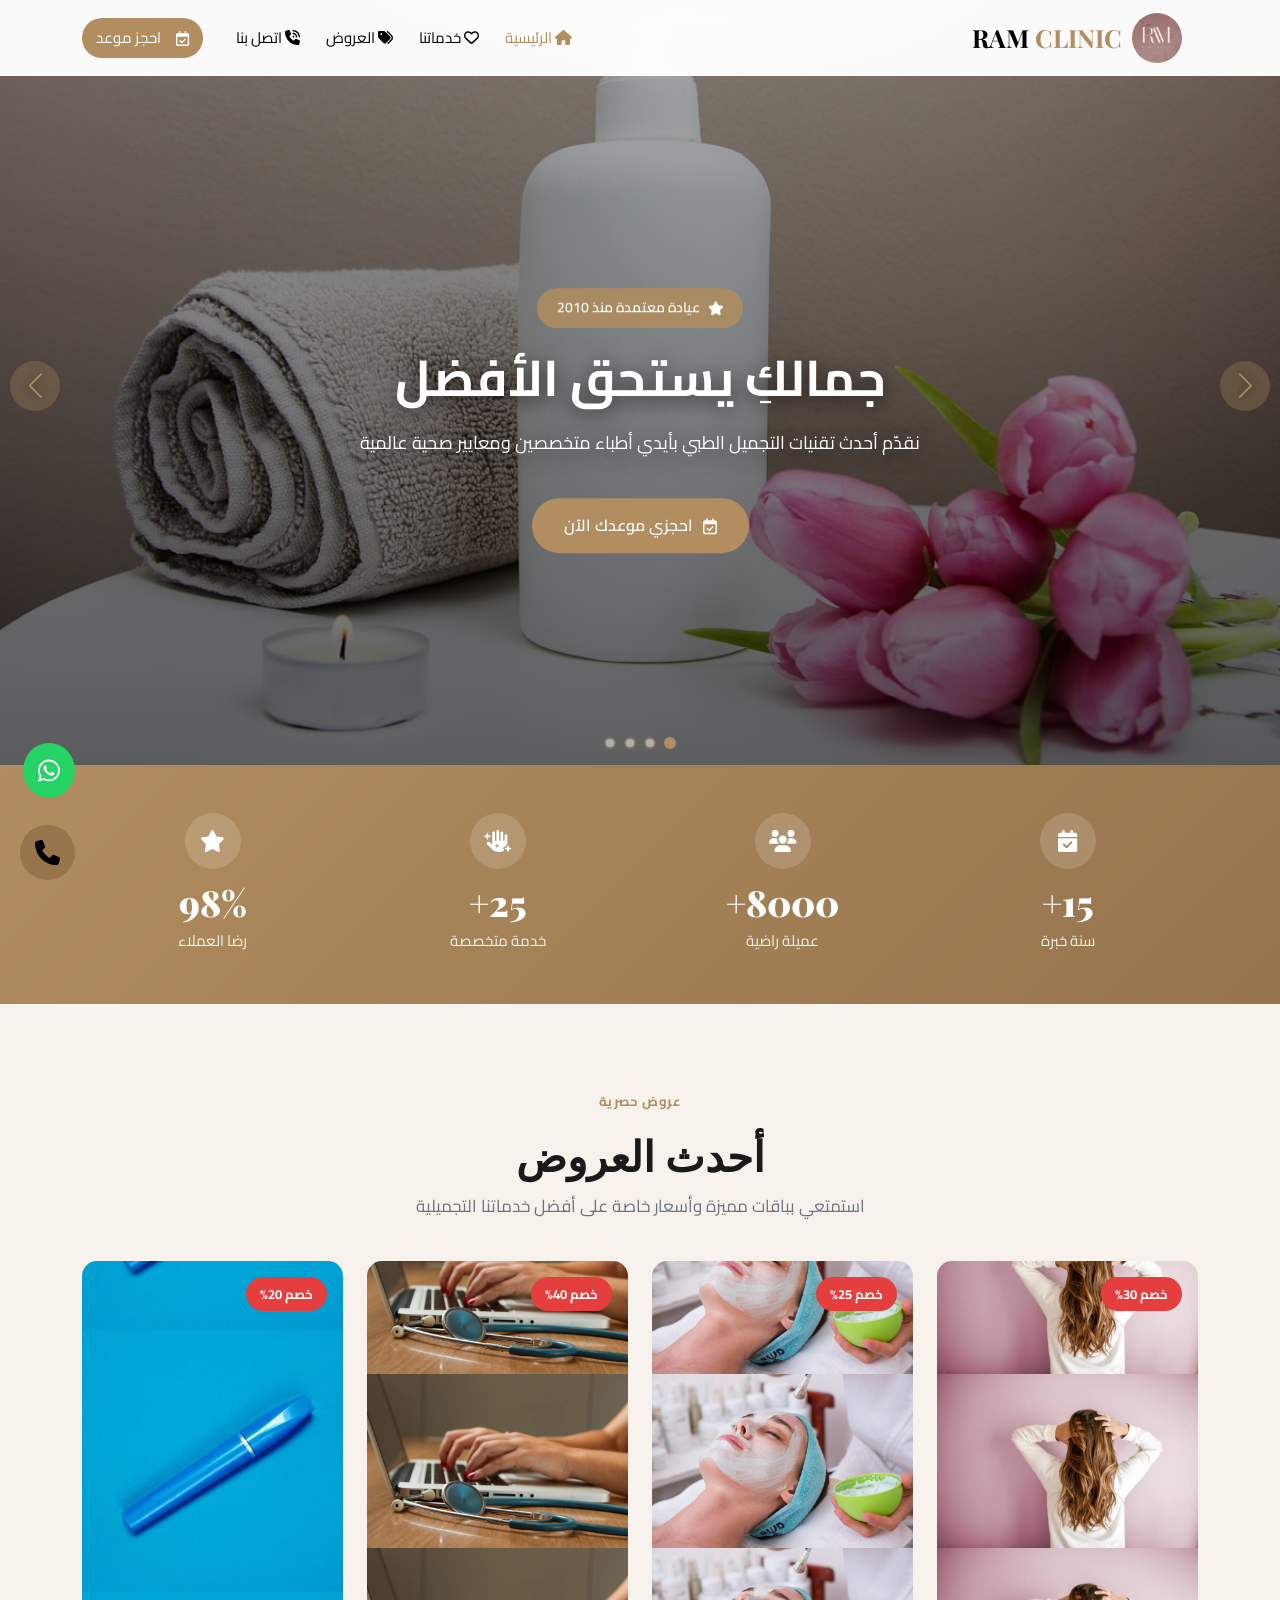
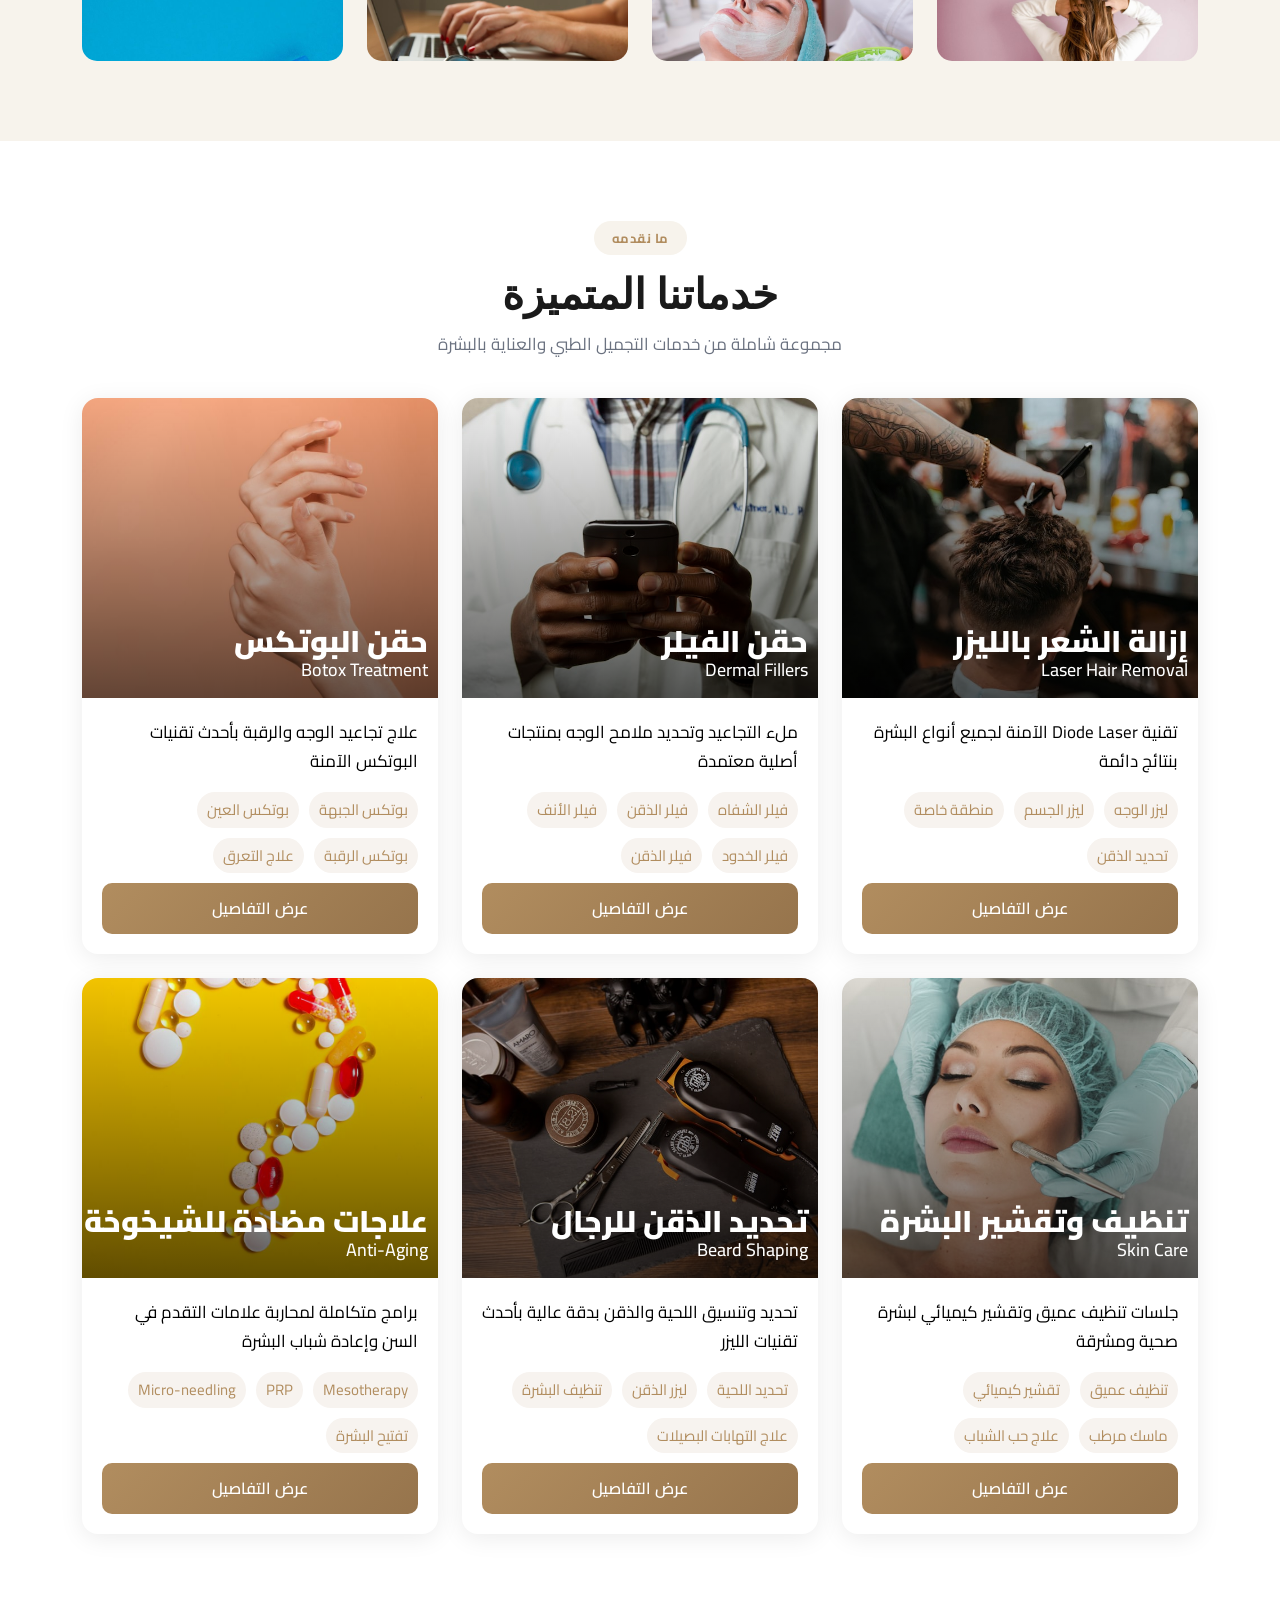
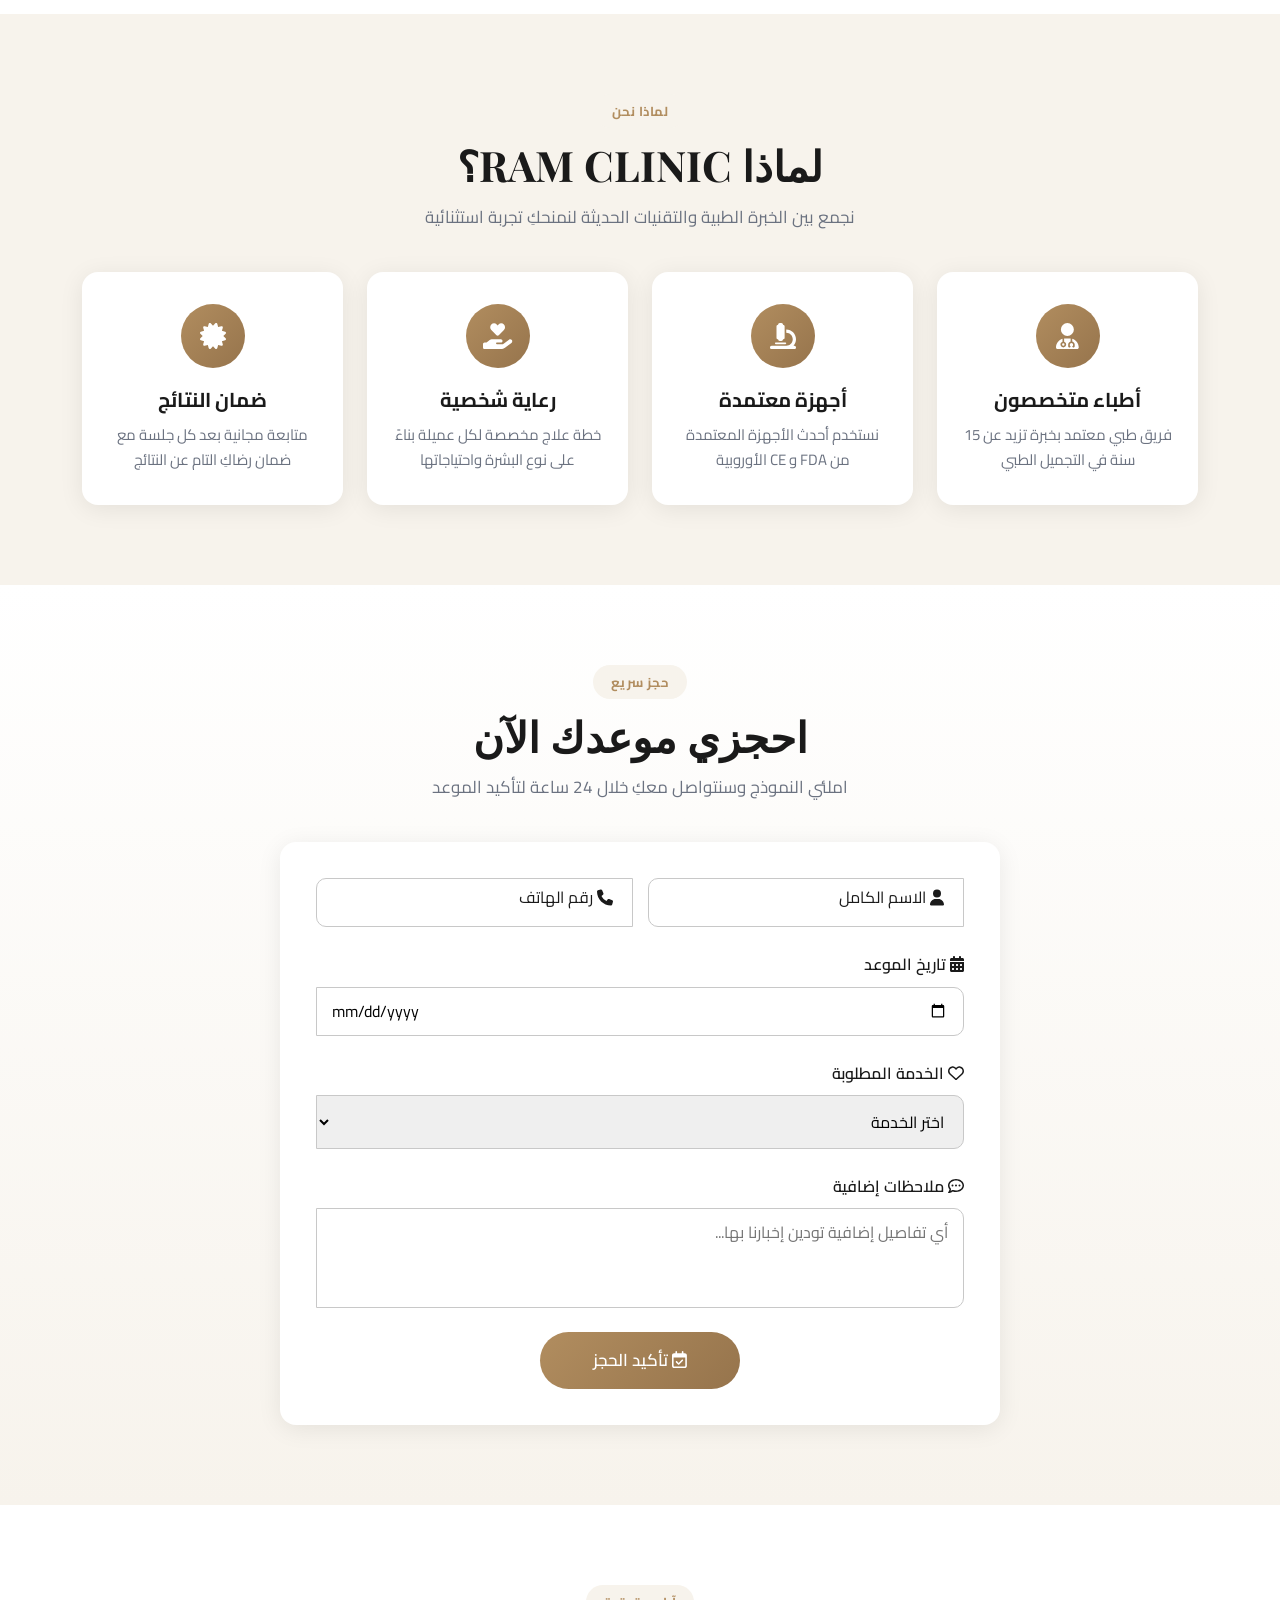
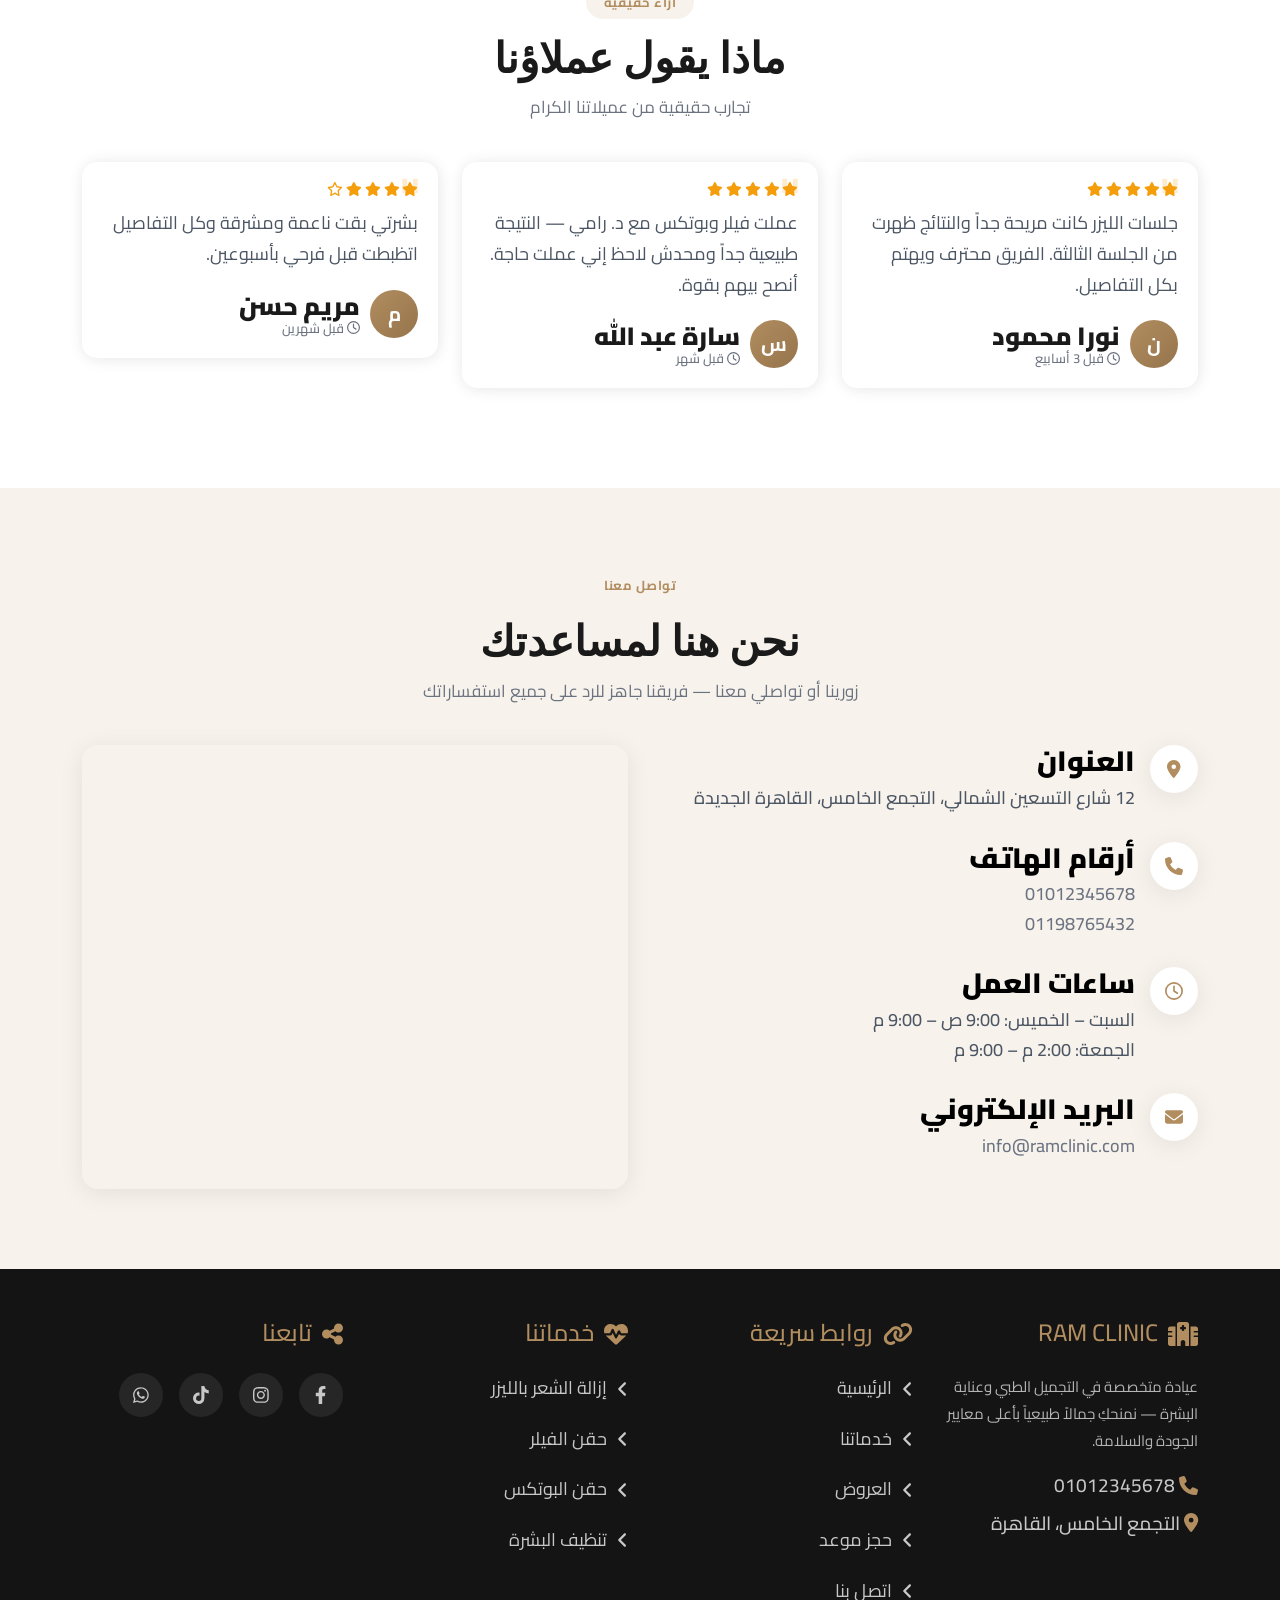
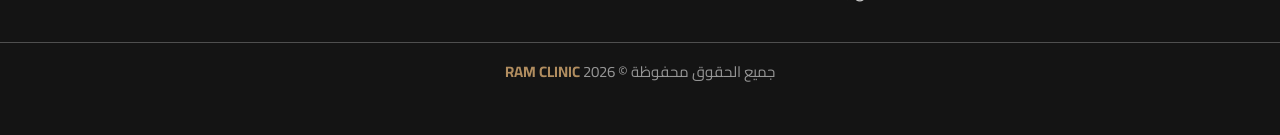
<file: index.html>
<!doctype html>
<html lang="ar" dir="rtl">
  <head>
    <meta charset="UTF-8" />
    <meta
      name="keywords"
      content="RAM CLINIC, عيادة تجميل, ليزر, فيلر, بوتكس, تنظيف بشرة, القاهرة" />
    <meta
      name="description"
      content="RAM CLINIC — عيادة تجميل وعناية بالبشرة في القاهرة. خدمات ليزر، فيلر، بوتكس، وعلاجات متخصصة بأحدث التقنيات." />
    <meta name="author" content="RAM CLINIC" />
    <meta name="viewport" content="width=device-width, initial-scale=1.0" />
    <link rel="icon" href="imges/logo.png" type="image/x-icon" />
    <title>RAM CLINIC | عيادة التجميل والعناية بالبشرة</title>
    <link rel="preconnect" href="https://fonts.googleapis.com" />
    <link rel="preconnect" href="https://fonts.gstatic.com" crossorigin />
    <link
      href="https://fonts.googleapis.com/css2?family=Cairo:wght@300;400;600;700;900&family=Playfair+Display:wght@600;700&display=swap"
      rel="stylesheet" />
    <link rel="stylesheet" href="css/all.min.css" />
    <link
      rel="stylesheet"
      href="https://cdn.jsdelivr.net/npm/swiper@11/swiper-bundle.min.css" />
    <link rel="stylesheet" href="css/bootstrap.min.css" />
    <link rel="stylesheet" href="css/animate.css" />
    <link rel="stylesheet" href="css/style.css" />
  </head>
  <body>
    <!-- Navigation -->
    <section class="sec-home">
      <nav class="navbar sticky-top navbar-expand-lg" id="mainNav">
        <div class="container">
          <a class="navbar-brand" href="index.html">
            <img src="imges/logo.png" alt="RAM CLINIC" />
            <h3>RAM <span>CLINIC</span></h3>
          </a>
          <button
            class="navbar-toggler"
            type="button"
            data-bs-toggle="collapse"
            data-bs-target="#main"
            aria-controls="main"
            aria-expanded="false"
            aria-label="Toggle navigation">
            <i class="fa-solid fa-bars open-icon"></i>
            <i class="fa-solid fa-x close-icon" style="display: none"></i>
          </button>
          <div class="collapse navbar-collapse" id="main">
            <ul class="navbar-nav me-auto mb-2 mb-lg-0">
              <li class="nav-item">
                <a class="nav-link active" href="index.html">
                  <i class="fa-solid fa-house"></i> الرئيسية
                </a>
              </li>
              <li class="nav-item">
                <a class="nav-link" href="html/services.html">
                  <i class="fa-regular fa-heart"></i> خدماتنا
                </a>
              </li>
              <li class="nav-item">
                <a class="nav-link" href="html/offers.html">
                  <i class="fa-solid fa-tags"></i> العروض
                </a>
              </li>
              <li class="nav-item">
                <a class="nav-link" href="html/contact.html">
                  <i class="fa-solid fa-phone-volume"></i> اتصل بنا
                </a>
              </li>
            </ul>
            <a href="html/booking.html" class="btn booking">
              <i class="fa-regular fa-calendar-check"></i> احجز موعد
            </a>
          </div>
        </div>
      </nav>
    </section>

    <!-- Hero Slider -->
    <section class="hero-slider swiper">
      <div class="swiper-wrapper">
        <div class="swiper-slide hero-slide">
          <img src="imges/hero-clinic.jpg" alt="عيادة RAM CLINIC" />
          <div class="hero-content container">
            <span class="hero-badge wow fadeInUp" data-wow-delay="100ms">
              <i class="fa-solid fa-star"></i> عيادة معتمدة منذ 2010
            </span>
            <h2 class="wow fadeInUp" data-wow-delay="200ms">
              جمالكِ يستحق الأفضل
            </h2>
            <p class="wow fadeInUp" data-wow-delay="350ms">
              نقدّم أحدث تقنيات التجميل الطبي بأيدي أطباء متخصصين ومعايير صحية
              عالمية
            </p>
            <a
              href="html/booking.html"
              class="hero-button wow fadeInUp"
              data-wow-delay="500ms">
              <i class="fa-regular fa-calendar-check"></i> احجزي موعدك الآن
            </a>
          </div>
        </div>

        <div class="swiper-slide hero-slide">
          <img src="imges/hero-skincare.jpg" alt="علاجات البشرة" />
          <div class="hero-content container">
            <span class="hero-badge wow fadeInUp" data-wow-delay="100ms">
              <i class="fa-solid fa-shield-heart"></i> نتائج مضمونة وآمنة
            </span>
            <h2 class="wow fadeInUp" data-wow-delay="200ms">
              عناية متكاملة لبشرة مشرقة
            </h2>
            <p class="wow fadeInUp" data-wow-delay="350ms">
              جلسات تنظيف، تقشير، وعلاجات مخصصة لكل نوع بشرة بأجهزة FDA المعتمدة
            </p>
            <a
              href="html/services.html"
              class="hero-button wow fadeInUp"
              data-wow-delay="500ms">
              <i class="fa-solid fa-spa"></i> استكشفي خدماتنا
            </a>
          </div>
        </div>

        <div class="swiper-slide hero-slide">
          <img src="imges/header-offers.jpg" alt="عروض RAM CLINIC" />
          <div class="hero-content container">
            <span class="hero-badge wow fadeInUp" data-wow-delay="100ms">
              <i class="fa-solid fa-percent"></i> خصم يصل إلى 40%
            </span>
            <h2 class="wow fadeInUp" data-wow-delay="200ms">
              عروض موسمية حصرية
            </h2>
            <p class="wow fadeInUp" data-wow-delay="350ms">
              باقات مميزة للعروس، الليزر، والفيلر بأسعار تنافسية لفترة محدودة
            </p>
            <a
              href="html/offers.html"
              class="hero-button wow fadeInUp"
              data-wow-delay="500ms">
              <i class="fa-solid fa-gift"></i> تصفحي العروض
            </a>
          </div>
        </div>

        <div class="swiper-slide hero-slide">
          <img src="imges/hero-laser.jpg" alt="تقنيات الليزر" />
          <div class="hero-content container">
            <span class="hero-badge wow fadeInUp" data-wow-delay="100ms">
              <i class="fa-solid fa-bolt"></i> أحدث أجهزة الليزر
            </span>
            <h2 class="wow fadeInUp" data-wow-delay="200ms">
              إزالة الشعر بدون ألم
            </h2>
            <p class="wow fadeInUp" data-wow-delay="350ms">
              تقنية Diode Laser الآمنة لجميع أنواع البشرة مع نتائج دائمة من أول
              الجلسات
            </p>
            <a
              href="html/details.html"
              class="hero-button wow fadeInUp"
              data-wow-delay="500ms">
              <i class="fa-solid fa-circle-info"></i> تعرفي على التفاصيل
            </a>
          </div>
        </div>
      </div>
      <div class="swiper-button-next"></div>
      <div class="swiper-button-prev"></div>
      <div class="swiper-pagination"></div>
    </section>

    <!-- Stats Bar -->
    <section class="stats-bar">
      <div class="container">
        <div class="row g-4">
          <div class="col-6 col-md-3">
            <div class="stat-item wow fadeInUp" data-wow-delay="100ms">
              <div class="stat-icon">
                <i class="fa-solid fa-calendar-check"></i>
              </div>
              <h3><span class="counter" data-target="15">15</span>+</h3>
              <p>سنة خبرة</p>
            </div>
          </div>
          <div class="col-6 col-md-3">
            <div class="stat-item wow fadeInUp" data-wow-delay="200ms">
              <div class="stat-icon"><i class="fa-solid fa-users"></i></div>
              <h3><span class="counter" data-target="8000">8000</span>+</h3>
              <p>عميلة راضية</p>
            </div>
          </div>
          <div class="col-6 col-md-3">
            <div class="stat-item wow fadeInUp" data-wow-delay="300ms">
              <div class="stat-icon">
                <i class="fa-solid fa-hand-sparkles"></i>
              </div>
              <h3><span class="counter" data-target="25">25</span>+</h3>
              <p>خدمة متخصصة</p>
            </div>
          </div>
          <div class="col-6 col-md-3">
            <div class="stat-item wow fadeInUp" data-wow-delay="400ms">
              <div class="stat-icon"><i class="fa-solid fa-star"></i></div>
              <h3><span class="counter" data-target="98">98</span>%</h3>
              <p>رضا العملاء</p>
            </div>
          </div>
        </div>
      </div>
    </section>

    <!-- Latest Offers -->
    <section class="latest-offers" id="offers">
      <div class="container">
        <div class="section-header text-center">
          <span class="section-badge wow fadeInUp" data-wow-delay="100ms">عروض
            حصرية</span>
          <h2 class="wow fadeInUp" data-wow-delay="200ms">أحدث العروض</h2>
          <p class="wow fadeInUp" data-wow-delay="300ms">
            استمتعي بباقات مميزة وأسعار خاصة على أفضل خدماتنا التجميلية
          </p>
        </div>

        <div class="swiper latest-offers-slider">
          <div class="swiper-wrapper">
            <div class="swiper-slide">
              <div
                class="offer-card"
                style="background-image: url(&quot;imges/offer-bride.jpg&quot;)">
                <span class="offer-discount">خصم 30%</span>
                <div class="offer-content">
                  <h3>باقة العروس الذهبية</h3>
                  <p>
                    جلسة فيلر + بوتكس + تنظيف بشرة عميق + ماسك ذهبي — باقة
                    متكاملة قبل زفافك
                  </p>
                  <span class="offer-price">1,999 ج.م <del>2,850
                      ج.م</del></span>
                  <a href="html/booking.html" class="bookingg">
                    <i class="fa-regular fa-calendar-check"></i> احجزي الآن
                  </a>
                </div>
              </div>
            </div>

            <div class="swiper-slide">
              <div
                class="offer-card"
                style="
                  background-image: url(&quot;imges/offer-filler.jpg&quot;);
                ">
                <span class="offer-discount">خصم 25%</span>
                <div class="offer-content">
                  <h3>جلسة فيلر + بوتكس</h3>
                  <p>
                    شدّ الوجه وملء التجاعيد بمنتجات أصلية مع متابعة مجانية بعد
                    الجلسة
                  </p>
                  <span class="offer-price">2,400 ج.م <del>3,200
                      ج.م</del></span>
                  <a href="html/booking.html" class="bookingg">
                    <i class="fa-regular fa-calendar-check"></i> احجزي الآن
                  </a>
                </div>
              </div>
            </div>

            <div class="swiper-slide">
              <div
                class="offer-card"
                style="
                  background-image: url(&quot;imges/offer-laser-body.jpg&quot;);
                ">
                <span class="offer-discount">خصم 40%</span>
                <div class="offer-content">
                  <h3>ليزر كامل الجسم</h3>
                  <p>
                    6 جلسات ليزر Diode لكامل الجسم — نتائج دائمة وبدون ألم مع
                    ضمان النتائج
                  </p>
                  <span class="offer-price">4,500 ج.م <del>7,500
                      ج.م</del></span>
                  <a href="html/booking.html" class="bookingg">
                    <i class="fa-regular fa-calendar-check"></i> احجزي الآن
                  </a>
                </div>
              </div>
            </div>

            <div class="swiper-slide">
              <div
                class="offer-card"
                style="
                  background-image: url(&quot;imges/offer-facial.jpg&quot;);
                ">
                <span class="offer-discount">خصم 20%</span>
                <div class="offer-content">
                  <h3>تنظيف بشرة عميق</h3>
                  <p>
                    جلسة تنظيف + تقشير كيميائي + ماسك مرطب — لبشرة ناعمة ومشرقة
                  </p>
                  <span class="offer-price">640 ج.م <del>800 ج.م</del></span>
                  <a href="html/booking.html" class="bookingg">
                    <i class="fa-regular fa-calendar-check"></i> احجزي الآن
                  </a>
                </div>
              </div>
            </div>
          </div>
          <div class="swiper-pagination"></div>
          <div class="swiper-button-next"></div>
          <div class="swiper-button-prev"></div>
        </div>
      </div>
    </section>

    <!-- Services -->
    <section class="our-services" id="services">
      <div class="container">
        <div class="section-header text-center">
          <span class="section-badge wow fadeInUp" data-wow-delay="100ms">ما
            نقدمه</span>
          <h2 class="wow fadeInUp" data-wow-delay="200ms">خدماتنا المتميزة</h2>
          <p class="wow fadeInUp" data-wow-delay="300ms">
            مجموعة شاملة من خدمات التجميل الطبي والعناية بالبشرة
          </p>
        </div>

        <div class="row g-4">
          <div class="col-12 col-md-6 col-lg-4">
            <div class="service-card wow fadeInUp" data-wow-delay="100ms">
              <div
                class="service-image"
                style="
                  background-image: url(&quot;imges/service-laser.jpg&quot;);
                ">
                <div class="cont">
                  <h4>إزالة الشعر بالليزر</h4>
                  <h3>Laser Hair Removal</h3>
                </div>
              </div>
              <div class="service-content">
                <p>تقنية Diode Laser الآمنة لجميع أنواع البشرة بنتائج دائمة</p>
                <div class="divs">
                  <div>ليزر الوجه</div>
                  <div>ليزر الجسم</div>
                  <div>منطقة خاصة</div>
                  <div>تحديد الذقن</div>
                </div>
                <a href="html/details.html" class="bot">عرض التفاصيل</a>
              </div>
            </div>
          </div>

          <div class="col-12 col-md-6 col-lg-4">
            <div class="service-card wow fadeInUp" data-wow-delay="200ms">
              <div
                class="service-image"
                style="
                  background-image: url(&quot;imges/service-filler.jpg&quot;);
                ">
                <div class="cont">
                  <h4>حقن الفيلر</h4>
                  <h3>Dermal Fillers</h3>
                </div>
              </div>
              <div class="service-content">
                <p>ملء التجاعيد وتحديد ملامح الوجه بمنتجات أصلية معتمدة</p>
                <div class="divs">
                  <div>فيلر الشفاه</div>
                  <div>فيلر الذقن</div>
                  <div>فيلر الأنف</div>
                  <div>فيلر الخدود</div>
                  <div>فيلر الذقن</div>
                </div>
                <a href="html/details.html" class="bot">عرض التفاصيل</a>
              </div>
            </div>
          </div>

          <div class="col-12 col-md-6 col-lg-4">
            <div class="service-card wow fadeInUp" data-wow-delay="300ms">
              <div
                class="service-image"
                style="
                  background-image: url(&quot;imges/service-botox.jpg&quot;);
                ">
                <div class="cont">
                  <h4>حقن البوتكس</h4>
                  <h3>Botox Treatment</h3>
                </div>
              </div>
              <div class="service-content">
                <p>علاج تجاعيد الوجه والرقبة بأحدث تقنيات البوتكس الآمنة</p>
                <div class="divs">
                  <div>بوتكس الجبهة</div>
                  <div>بوتكس العين</div>
                  <div>بوتكس الرقبة</div>
                  <div>علاج التعرق</div>
                </div>
                <a href="html/details.html" class="bot">عرض التفاصيل</a>
              </div>
            </div>
          </div>

          <div class="col-12 col-md-6 col-lg-4">
            <div class="service-card wow fadeInUp" data-wow-delay="400ms">
              <div
                class="service-image"
                style="
                  background-image: url(&quot;imges/service-skincare.jpg&quot;);
                ">
                <div class="cont">
                  <h4>تنظيف وتقشير البشرة</h4>
                  <h3>Skin Care</h3>
                </div>
              </div>
              <div class="service-content">
                <p>جلسات تنظيف عميق وتقشير كيميائي لبشرة صحية ومشرقة</p>
                <div class="divs">
                  <div>تنظيف عميق</div>
                  <div>تقشير كيميائي</div>
                  <div>ماسك مرطب</div>
                  <div>علاج حب الشباب</div>
                </div>
                <a href="html/details.html" class="bot">عرض التفاصيل</a>
              </div>
            </div>
          </div>

          <div class="col-12 col-md-6 col-lg-4">
            <div class="service-card wow fadeInUp" data-wow-delay="500ms">
              <div
                class="service-image"
                style="
                  background-image: url(&quot;imges/service-beard.jpg&quot;);
                ">
                <div class="cont">
                  <h4>تحديد الذقن للرجال</h4>
                  <h3>Beard Shaping</h3>
                </div>
              </div>
              <div class="service-content">
                <p>تحديد وتنسيق اللحية والذقن بدقة عالية بأحدث تقنيات الليزر</p>
                <div class="divs">
                  <div>تحديد اللحية</div>
                  <div>ليزر الذقن</div>
                  <div>تنظيف البشرة</div>
                  <div>علاج التهابات البصيلات</div>
                </div>
                <a href="html/details.html" class="bot">عرض التفاصيل</a>
              </div>
            </div>
          </div>

          <div class="col-12 col-md-6 col-lg-4">
            <div class="service-card wow fadeInUp" data-wow-delay="600ms">
              <div
                class="service-image"
                style="
                  background-image: url(&quot;imges/service-antiaging.jpg&quot;);
                ">
                <div class="cont">
                  <h4>علاجات مضادة للشيخوخة</h4>
                  <h3>Anti-Aging</h3>
                </div>
              </div>
              <div class="service-content">
                <p>
                  برامج متكاملة لمحاربة علامات التقدم في السن وإعادة شباب البشرة
                </p>
                <div class="divs">
                  <div>Mesotherapy</div>
                  <div>PRP</div>
                  <div>Micro-needling</div>
                  <div>تفتيح البشرة</div>
                </div>
                <a href="html/details.html" class="bot">عرض التفاصيل</a>
              </div>
            </div>
          </div>
        </div>
      </div>
    </section>

    <!-- Why Choose Us -->
    <section class="why-us">
      <div class="container">
        <div class="section-header text-center">
          <span class="section-badge wow fadeInUp" data-wow-delay="100ms">لماذا
            نحن</span>
          <h2 class="wow fadeInUp" data-wow-delay="200ms">لماذا RAM CLINIC؟</h2>
          <p class="wow fadeInUp" data-wow-delay="300ms">
            نجمع بين الخبرة الطبية والتقنيات الحديثة لنمنحكِ تجربة استثنائية
          </p>
        </div>
        <div class="row g-4">
          <div class="col-12 col-md-6 col-lg-3">
            <div class="why-card wow fadeInUp" data-wow-delay="100ms">
              <div class="why-icon">
                <i class="fa-solid fa-user-doctor"></i>
              </div>
              <h4>أطباء متخصصون</h4>
              <p>فريق طبي معتمد بخبرة تزيد عن 15 سنة في التجميل الطبي</p>
            </div>
          </div>
          <div class="col-12 col-md-6 col-lg-3">
            <div class="why-card wow fadeInUp" data-wow-delay="200ms">
              <div class="why-icon"><i class="fa-solid fa-microscope"></i></div>
              <h4>أجهزة معتمدة</h4>
              <p>نستخدم أحدث الأجهزة المعتمدة من FDA و CE الأوروبية</p>
            </div>
          </div>
          <div class="col-12 col-md-6 col-lg-3">
            <div class="why-card wow fadeInUp" data-wow-delay="300ms">
              <div class="why-icon">
                <i class="fa-solid fa-hand-holding-heart"></i>
              </div>
              <h4>رعاية شخصية</h4>
              <p>خطة علاج مخصصة لكل عميلة بناءً على نوع البشرة واحتياجاتها</p>
            </div>
          </div>
          <div class="col-12 col-md-6 col-lg-3">
            <div class="why-card wow fadeInUp" data-wow-delay="400ms">
              <div class="why-icon">
                <i class="fa-solid fa-certificate"></i>
              </div>
              <h4>ضمان النتائج</h4>
              <p>متابعة مجانية بعد كل جلسة مع ضمان رضاكِ التام عن النتائج</p>
            </div>
          </div>
        </div>
      </div>
    </section>

    <!-- Booking -->
    <section id="booking" class="Booking-appointment">
      <div class="container">
        <div class="section-header text-center">
          <span class="section-badge wow fadeInUp" data-wow-delay="100ms">حجز
            سريع</span>
          <h2 class="wow fadeInUp" data-wow-delay="200ms">احجزي موعدك الآن</h2>
          <p class="wow fadeInUp" data-wow-delay="300ms">
            املئي النموذج وسنتواصل معكِ خلال 24 ساعة لتأكيد الموعد
          </p>
        </div>

        <div class="wow fadeInUp" data-wow-delay="400ms">
          <form id="bookingForm">
            <div class="inputs">
              <div class="input-group">
                <input
                  type="text"
                  name="name"
                  id="name"
                  placeholder=" "
                  required />
                <label for="name" class="labet">
                  <i class="fa-solid fa-user"></i> الاسم الكامل
                </label>
              </div>
              <div class="input-group">
                <input
                  type="tel"
                  name="phone"
                  id="phone"
                  placeholder=" "
                  required />
                <label for="phone" class="labet">
                  <i class="fa-solid fa-phone"></i> رقم الهاتف
                </label>
              </div>
            </div>

            <div class="input-group">
              <label for="appointment_date" class="field-label">
                <i class="fa-solid fa-calendar-days"></i> تاريخ الموعد
              </label>
              <input
                type="date"
                name="appointment_date"
                id="appointment_date"
                required />
            </div>

            <div class="input-group">
              <label for="serviceSelect" class="field-label">
                <i class="fa-regular fa-heart"></i> الخدمة المطلوبة
              </label>
              <select name="service" id="serviceSelect" required>
                <option value disabled selected>اختر الخدمة</option>
                <option value="laser">إزالة الشعر بالليزر</option>
                <option value="filler">حقن الفيلر</option>
                <option value="botox">حقن البوتكس</option>
                <option value="skin_care">تنظيف وتقشير البشرة</option>
                <option value="beard">تحديد الذقن للرجال</option>
                <option value="anti_aging">علاجات مضادة للشيخوخة</option>
                <option value="other">خدمة أخرى</option>
              </select>
            </div>

            <div class="input-group">
              <label for="notes" class="field-label">
                <i class="fa-regular fa-comment-dots"></i> ملاحظات إضافية
              </label>
              <textarea
                name="notes"
                id="notes"
                rows="4"
                placeholder="أي تفاصيل إضافية تودين إخبارنا بها..."></textarea>
            </div>

            <div class="text-center">
              <button type="submit" class="btn-submit">
                <i class="fa-regular fa-calendar-check"></i> تأكيد الحجز
              </button>
            </div>
          </form>
        </div>
      </div>
    </section>

    <!-- Testimonials -->
    <section id="opinions" class="opinions">
      <div class="container">
        <div class="section-header text-center">
          <span class="section-badge wow fadeInUp" data-wow-delay="100ms">آراء
            حقيقية</span>
          <h2 class="wow fadeInUp" data-wow-delay="200ms">ماذا يقول عملاؤنا</h2>
          <p class="wow fadeInUp" data-wow-delay="300ms">
            تجارب حقيقية من عميلاتنا الكرام
          </p>
        </div>

        <div class="row g-4">
          <div class="col-12 col-md-6 col-lg-4">
            <div class="opinion-card wow fadeInUp" data-wow-delay="100ms">
              <div class="stars">
                <i class="fa-solid fa-star"></i>
                <i class="fa-solid fa-star"></i>
                <i class="fa-solid fa-star"></i>
                <i class="fa-solid fa-star"></i>
                <i class="fa-solid fa-star"></i>
              </div>
              <p>
                جلسات الليزر كانت مريحة جداً والنتائج ظهرت من الجلسة الثالثة.
                الفريق محترف ويهتم بكل التفاصيل.
              </p>
              <div class="connt">
                <div class="avatar">ن</div>
                <div>
                  <h5>نورا محمود</h5>
                  <h6><i class="fa-regular fa-clock"></i> قبل 3 أسابيع</h6>
                </div>
              </div>
            </div>
          </div>

          <div class="col-12 col-md-6 col-lg-4">
            <div class="opinion-card wow fadeInUp" data-wow-delay="200ms">
              <div class="stars">
                <i class="fa-solid fa-star"></i>
                <i class="fa-solid fa-star"></i>
                <i class="fa-solid fa-star"></i>
                <i class="fa-solid fa-star"></i>
                <i class="fa-solid fa-star"></i>
              </div>
              <p>
                عملت فيلر وبوتكس مع د. رامي — النتيجة طبيعية جداً ومحدش لاحظ إني
                عملت حاجة. أنصح بيهم بقوة.
              </p>
              <div class="connt">
                <div class="avatar">س</div>
                <div>
                  <h5>سارة عبد الله</h5>
                  <h6><i class="fa-regular fa-clock"></i> قبل شهر</h6>
                </div>
              </div>
            </div>
          </div>

          <div class="col-12 col-md-6 col-lg-4">
            <div class="opinion-card wow fadeInUp" data-wow-delay="300ms">
              <div class="stars">
                <i class="fa-solid fa-star"></i>
                <i class="fa-solid fa-star"></i>
                <i class="fa-solid fa-star"></i>
                <i class="fa-solid fa-star"></i>
                <i class="fa-regular fa-star"></i>
              </div>
              <p>
                بشرتي بقت ناعمة ومشرقة وكل التفاصيل
                اتظبطت قبل فرحي بأسبوعين.
              </p>
              <div class="connt">
                <div class="avatar">م</div>
                <div>
                  <h5>مريم حسن</h5>
                  <h6><i class="fa-regular fa-clock"></i> قبل شهرين</h6>
                </div>
              </div>
            </div>
          </div>
        </div>
      </div>
    </section>

    <!-- Contact -->
    <section id="contact" class="contact-us">
      <div class="container">
        <div class="section-header text-center">
          <span class="section-badge wow fadeInUp" data-wow-delay="100ms">تواصل
            معنا</span>
          <h2 class="wow fadeInUp" data-wow-delay="200ms">نحن هنا لمساعدتك</h2>
          <p class="wow fadeInUp" data-wow-delay="300ms">
            زورينا أو تواصلي معنا — فريقنا جاهز للرد على جميع استفساراتك
          </p>
        </div>

        <div class="row g-4 align-items-stretch">
          <div class="col-12 col-md-6">
            <div class="contact-info wow fadeInUp" data-wow-delay="400ms">
              <div class="contact-card">
                <div class="icon-wrap">
                  <i class="fa-solid fa-location-dot"></i>
                </div>
                <div>
                  <h5>العنوان</h5>
                  <h6>
                    12 شارع التسعين الشمالي، التجمع الخامس، القاهرة الجديدة
                  </h6>
                </div>
              </div>
              <div class="contact-card">
                <div class="icon-wrap"><i class="fa-solid fa-phone"></i></div>
                <div>
                  <h5>أرقام الهاتف</h5>
                  <h6><a href="tel:01012345678">01012345678</a></h6>
                  <h6><a href="tel:01198765432">01198765432</a></h6>
                </div>
              </div>
              <div class="contact-card">
                <div class="icon-wrap"><i class="fa-regular fa-clock"></i></div>
                <div>
                  <h5>ساعات العمل</h5>
                  <h6>السبت – الخميس: 9:00 ص – 9:00 م</h6>
                  <h6>الجمعة: 2:00 م – 9:00 م</h6>
                </div>
              </div>
              <div class="contact-card">
                <div class="icon-wrap">
                  <i class="fa-solid fa-envelope"></i>
                </div>
                <div>
                  <h5>البريد الإلكتروني</h5>
                  <h6>
                    <a href="mailto:info@ramclinic.com">info@ramclinic.com</a>
                  </h6>
                </div>
              </div>
            </div>
          </div>
          <div class="col-12 col-md-6">
            <div class="map-wrap wow fadeInUp" data-wow-delay="400ms">
              <iframe
                src="https://www.google.com/maps/embed?pb=!1m18!1m12!1m3!1d3453.8!2d31.47!3d30.02!2m3!1f0!2f0!3f0!3m2!1i1024!2i768!4f13.1!3m3!1m2!1s0x0%3A0x0!2zMzDCsDAxJzEyLjAiTiAzMcKwMjgnMTIuMCJF!5e0!3m2!1sar!2seg!4v1700000000000!5m2!1sar!2seg"
                allowfullscreen
                loading="lazy"
                referrerpolicy="no-referrer-when-downgrade"
                title="موقع RAM CLINIC"></iframe>
            </div>
          </div>
        </div>
      </div>
    </section>

    <!-- Footer -->
    <footer class="footer">
      <div class="container">
        <div class="row g-4">
          <div class="col-12 col-md-6 col-lg-3">
            <div class="footer-card">
              <h4><i class="fa-solid fa-hospital"></i> RAM CLINIC</h4>
              <p class="footer-about">
                عيادة متخصصة في التجميل الطبي وعناية البشرة — نمنحكِ جمالاً
                طبيعياً بأعلى معايير الجودة والسلامة.
              </p>
              <h6><i class="fa-solid fa-phone i"></i> 01012345678</h6>
              <h6>
                <i class="fa-solid fa-location-dot i"></i> التجمع الخامس،
                القاهرة
              </h6>
            </div>
          </div>
          <div class="col-12 col-md-6 col-lg-3">
            <h4><i class="fa-solid fa-link"></i> روابط سريعة</h4>
            <a href="index.html"><i class="fa-solid fa-angle-left"></i>
              الرئيسية</a>
            <a href="#services"><i class="fa-solid fa-angle-left"></i>
              خدماتنا</a>
            <a href="html/offers.html"><i class="fa-solid fa-angle-left"></i>
              العروض</a>
            <a href="#booking"><i class="fa-solid fa-angle-left"></i> حجز
              موعد</a>
            <a href="#contact"><i class="fa-solid fa-angle-left"></i> اتصل
              بنا</a>
          </div>
          <div class="col-12 col-md-6 col-lg-3">
            <h4><i class="fa-solid fa-heart-pulse"></i> خدماتنا</h4>
            <a href="html/details.html"><i class="fa-solid fa-angle-left"></i>
              إزالة الشعر بالليزر</a>
            <a href="html/details.html"><i class="fa-solid fa-angle-left"></i>
              حقن الفيلر</a>
            <a href="html/details.html"><i class="fa-solid fa-angle-left"></i>
              حقن البوتكس</a>
            <a href="html/details.html"><i class="fa-solid fa-angle-left"></i>
              تنظيف البشرة</a>
          </div>
          <div class="col-12 col-md-6 col-lg-3">
            <h4><i class="fa-solid fa-share-nodes"></i> تابعنا</h4>
            <div class="links">
              <a href="#" aria-label="Facebook"><i
                  class="fa-brands fa-facebook-f"></i></a>
              <a href="#" aria-label="Instagram"><i
                  class="fa-brands fa-instagram"></i></a>
              <a href="#" aria-label="TikTok"><i
                  class="fa-brands fa-tiktok"></i></a>
              <a href="#" aria-label="WhatsApp"><i
                  class="fa-brands fa-whatsapp"></i></a>
            </div>
          </div>
        </div>
      </div>
      <hr />
      <div class="text-center copyright">
        <p>
          جميع الحقوق محفوظة &copy; 2026
          <span>RAM CLINIC</span>
        </p>
      </div>
    </footer>

    <!-- Floating Buttons -->
    <button id="scrollTopBtn" class="scroll-top-btn" aria-label="العودة للأعلى">
      <i class="fa-solid fa-arrow-up"></i>
    </button>

    <div class="contact-phone">
      <a
        target="_blank"
        href="https://wa.me/201012345678"
        aria-label="WhatsApp">
        <i class="fa-brands fa-whatsapp whats"></i>
      </a>
      <a target="_blank" href="tel:01012345678" aria-label="اتصل بنا">
        <i class="fa-solid fa-phone phone"></i>
      </a>
    </div>

    <script src="js/wow.min.js"></script>
    <script>
      s;
      new WOW({ resetAnimation: false, live: false }).init();
    </script>
    <script src="js/all.min.js"></script>
    <script src="js/bootstrap.min.js"></script>
    <script
      src="https://cdn.jsdelivr.net/npm/swiper@11/swiper-bundle.min.js"></script>
    <script src="js/main.js"></script>
  </body>
</html>
</file>
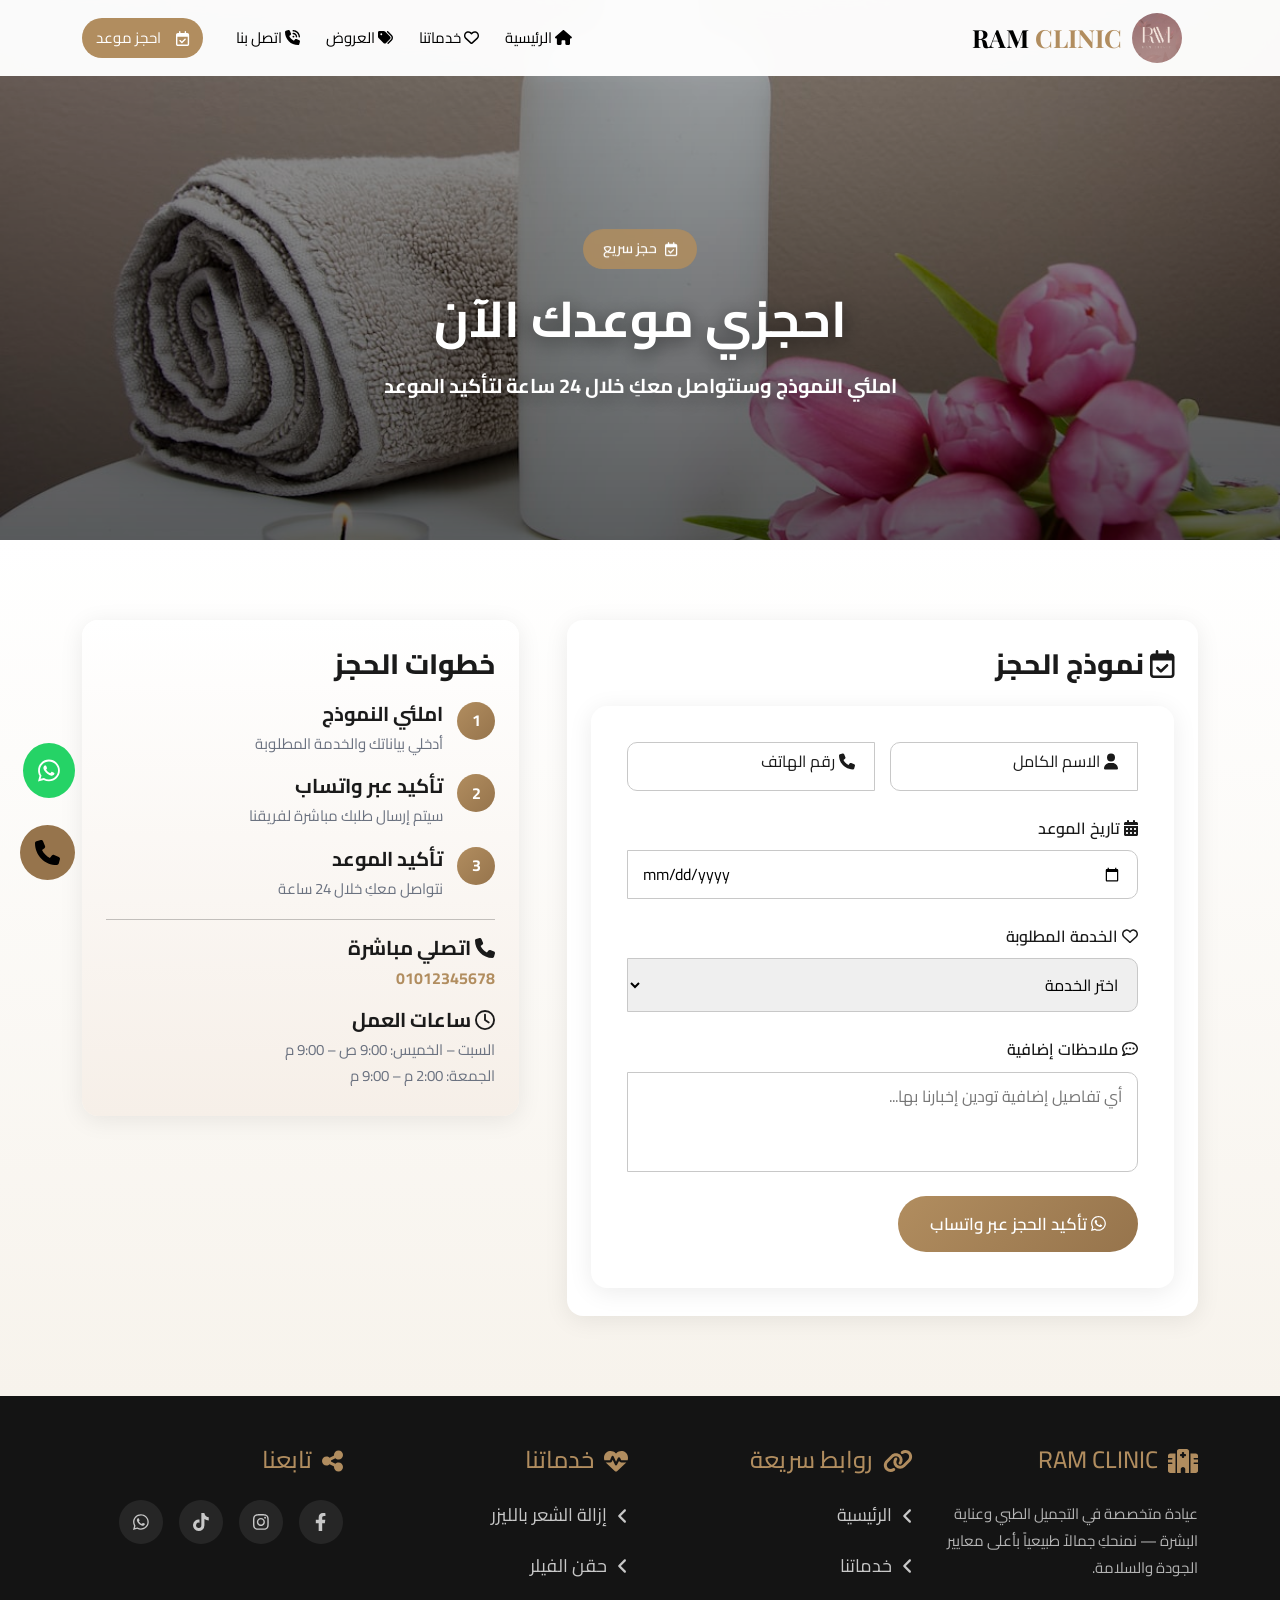
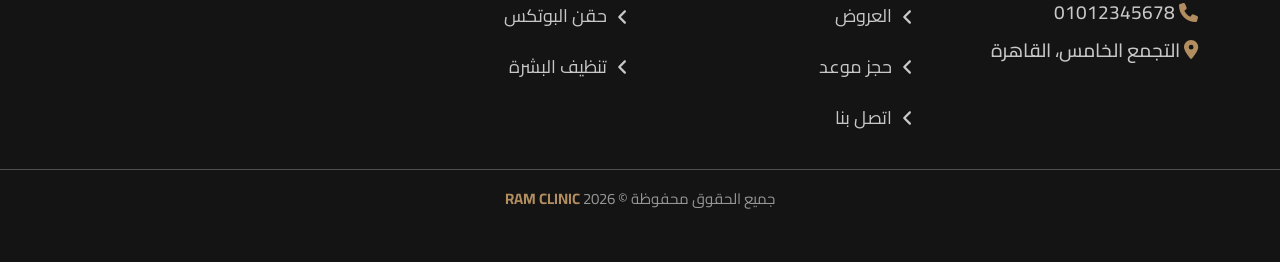
<file: html/booking.html>
<!DOCTYPE html>
<html lang="ar" dir="rtl">
  <head>
    <meta charset="UTF-8" />
    <meta name="description"
      content="احجزي موعدك في RAM CLINIC — حجز سريع وسهل لجميع خدمات التجميل." />
    <meta name="viewport" content="width=device-width, initial-scale=1.0" />
    <link rel="icon" href="../imges/logo.png" type="image/x-icon" />
    <title>حجز موعد | RAM CLINIC</title>
    <link rel="preconnect" href="https://fonts.googleapis.com" />
    <link rel="preconnect" href="https://fonts.gstatic.com" crossorigin />
    <link
      href="https://fonts.googleapis.com/css2?family=Cairo:wght@300;400;600;700;900&family=Playfair+Display:wght@600;700&display=swap"
      rel="stylesheet" />
    <link rel="stylesheet" href="../css/all.min.css" />
    <link rel="stylesheet" href="../css/bootstrap.min.css" />
    <link rel="stylesheet" href="../css/animate.css" />
    <link rel="stylesheet" href="../css/style.css" />
  </head>
  <body>
    <section class="sec-home">
      <nav class="navbar sticky-top navbar-expand-lg" id="mainNav">
        <div class="container">
          <a class="navbar-brand" href="../index.html">
            <img src="../imges/logo.png" alt="RAM CLINIC" />
            <h3>RAM <span>CLINIC</span></h3>
          </a>
          <button class="navbar-toggler" type="button" data-bs-toggle="collapse"
            data-bs-target="#main" aria-controls="main" aria-expanded="false"
            aria-label="Toggle navigation">
            <i class="fa-solid fa-bars open-icon"></i>
            <i class="fa-solid fa-x close-icon" style="display: none"></i>
          </button>
          <div class="collapse navbar-collapse" id="main">
            <ul class="navbar-nav me-auto mb-2 mb-lg-0">
              <li class="nav-item"><a class="nav-link" href="../index.html"><i
                    class="fa-solid fa-house"></i> الرئيسية</a></li>
              <li class="nav-item"><a class="nav-link" href="services.html"><i
                    class="fa-regular fa-heart"></i> خدماتنا</a></li>
              <li class="nav-item"><a class="nav-link" href="offers.html"><i
                    class="fa-solid fa-tags"></i> العروض</a></li>
              <li class="nav-item"><a class="nav-link" href="contact.html"><i
                    class="fa-solid fa-phone-volume"></i> اتصل بنا</a></li>
            </ul>
            <a href="booking.html" class="btn booking"><i
                class="fa-regular fa-calendar-check"></i> احجز موعد</a>
          </div>
        </div>
      </nav>
    </section>

    <header class="header-details header-short"
      style="background-image: url('../imges/hero-spa.jpg')">
      <div class="details-content">
        <span class="hero-badge wow fadeInUp" data-wow-delay="100ms"><i
            class="fa-regular fa-calendar-check"></i> حجز سريع</span>
        <h2 class="wow fadeInUp" data-wow-delay="200ms">احجزي موعدك الآن</h2>
        <p class="wow fadeInUp" data-wow-delay="350ms">املئي النموذج وسنتواصل
          معكِ خلال 24 ساعة لتأكيد الموعد</p>
      </div>
    </header>

    <section class="Booking-appointment page-section">
      <div class="container">
        <div class="row g-5 align-items-start">
          <div class="col-12 col-lg-7">
            <div class="booking-form-wrap wow fadeInUp" data-wow-delay="200ms">
              <h3 class="form-title"><i
                  class="fa-regular fa-calendar-check"></i> نموذج الحجز</h3>
              <form id="bookingForm">
                <div class="inputs">
                  <div class="input-group">
                    <input type="text" name="name" id="name" placeholder=" "
                      required />
                    <label for="name" class="labet"><i
                        class="fa-solid fa-user"></i> الاسم الكامل</label>
                  </div>
                  <div class="input-group">
                    <input type="tel" name="phone" id="phone" placeholder=" "
                      required />
                    <label for="phone" class="labet"><i
                        class="fa-solid fa-phone"></i> رقم الهاتف</label>
                  </div>
                </div>
                <div class="input-group">
                  <label for="appointment_date" class="field-label"><i
                      class="fa-solid fa-calendar-days"></i> تاريخ
                    الموعد</label>
                  <input type="date" name="appointment_date"
                    id="appointment_date" required />
                </div>
                <div class="input-group">
                  <label for="serviceSelect" class="field-label"><i
                      class="fa-regular fa-heart"></i> الخدمة المطلوبة</label>
                  <select name="service" id="serviceSelect" required>
                    <option value disabled selected>اختر الخدمة</option>
                    <option value="laser">إزالة الشعر بالليزر</option>
                    <option value="filler">حقن الفيلر</option>
                    <option value="botox">حقن البوتكس</option>
                    <option value="skin_care">تنظيف وتقشير البشرة</option>
                    <option value="beard">تحديد الذقن للرجال</option>
                    <option value="anti_aging">علاجات مضادة للشيخوخة</option>
                    <option value="other">خدمة أخرى</option>
                  </select>
                </div>
                <div class="input-group">
                  <label for="notes" class="field-label"><i
                      class="fa-regular fa-comment-dots"></i> ملاحظات
                    إضافية</label>
                  <textarea name="notes" id="notes" rows="4"
                    placeholder="أي تفاصيل إضافية تودين إخبارنا بها..."></textarea>
                </div>
                <button type="submit" class="btn-submit">
                  <i class="fa-brands fa-whatsapp"></i> تأكيد الحجز عبر واتساب
                </button>
              </form>
            </div>
          </div>
          <div class="col-12 col-lg-5">
            <div class="booking-sidebar wow fadeInUp" data-wow-delay="300ms">
              <h4>خطوات الحجز</h4>
              <div class="booking-step">
                <span class="step-num">1</span>
                <div><h5>املئي النموذج</h5><p>أدخلي بياناتك والخدمة
                    المطلوبة</p></div>
              </div>
              <div class="booking-step">
                <span class="step-num">2</span>
                <div><h5>تأكيد عبر واتساب</h5><p>سيتم إرسال طلبك مباشرة
                    لفريقنا</p></div>
              </div>
              <div class="booking-step">
                <span class="step-num">3</span>
                <div><h5>تأكيد الموعد</h5><p>نتواصل معكِ خلال 24 ساعة</p></div>
              </div>
              <hr />
              <div class="booking-contact-info">
                <h5><i class="fa-solid fa-phone"></i> اتصلي مباشرة</h5>
                <a href="tel:01012345678">01012345678</a>
                <h5 class="mt-3"><i class="fa-regular fa-clock"></i> ساعات
                  العمل</h5>
                <p>السبت – الخميس: 9:00 ص – 9:00 م</p>
                <p>الجمعة: 2:00 م – 9:00 م</p>
              </div>
            </div>
          </div>
        </div>
      </div>
    </section>

    <!-- Footer -->
    <footer class="footer">
      <div class="container">
        <div class="row g-4">
          <div class="col-12 col-md-6 col-lg-3">
            <div class="footer-card">
              <h4><i class="fa-solid fa-hospital"></i> RAM CLINIC</h4>
              <p class="footer-about">
                عيادة متخصصة في التجميل الطبي وعناية البشرة — نمنحكِ جمالاً
                طبيعياً بأعلى معايير الجودة والسلامة.
              </p>
              <h6><i class="fa-solid fa-phone i"></i> 01012345678</h6>
              <h6>
                <i class="fa-solid fa-location-dot i"></i> التجمع الخامس،
                القاهرة
              </h6>
            </div>
          </div>
          <div class="col-12 col-md-6 col-lg-3">
            <h4><i class="fa-solid fa-link"></i> روابط سريعة</h4>
            <a href="../index.html"><i class="fa-solid fa-angle-left"></i>
              الرئيسية</a>
            <a href="services.html"><i class="fa-solid fa-angle-left"></i>
              خدماتنا</a>
            <a href="offers.html"><i class="fa-solid fa-angle-left"></i>
              العروض</a>
            <a href="booking.html"><i class="fa-solid fa-angle-left"></i> حجز
              موعد</a>
            <a href="contact.html"><i class="fa-solid fa-angle-left"></i> اتصل
              بنا</a>
          </div>
          <div class="col-12 col-md-6 col-lg-3">
            <h4><i class="fa-solid fa-heart-pulse"></i> خدماتنا</h4>
            <a href="details.html"><i class="fa-solid fa-angle-left"></i> إزالة
              الشعر بالليزر</a>
            <a href="details.html"><i class="fa-solid fa-angle-left"></i> حقن
              الفيلر</a>
            <a href="details.html"><i class="fa-solid fa-angle-left"></i> حقن
              البوتكس</a>
            <a href="details.html"><i class="fa-solid fa-angle-left"></i> تنظيف
              البشرة</a>
          </div>
          <div class="col-12 col-md-6 col-lg-3">
            <h4><i class="fa-solid fa-share-nodes"></i> تابعنا</h4>
            <div class="links">
              <a href="#" aria-label="Facebook"><i
                  class="fa-brands fa-facebook-f"></i></a>
              <a href="#" aria-label="Instagram"><i
                  class="fa-brands fa-instagram"></i></a>
              <a href="#" aria-label="TikTok"><i
                  class="fa-brands fa-tiktok"></i></a>
              <a href="#" aria-label="WhatsApp"><i
                  class="fa-brands fa-whatsapp"></i></a>
            </div>
          </div>
        </div>
      </div>
      <hr />
      <div class="text-center copyright">
        <p>
          جميع الحقوق محفوظة &copy; 2026
          <span>RAM CLINIC</span>
        </p>
      </div>
    </footer>

    <button id="scrollTopBtn" class="scroll-top-btn"
      aria-label="العودة للأعلى"><i class="fa-solid fa-arrow-up"></i></button>
    <div class="contact-phone">
      <a target="_blank" href="https://wa.me/201012345678"><i
          class="fa-brands fa-whatsapp whats"></i></a>
      <a target="_blank" href="tel:01012345678"><i
          class="fa-solid fa-phone phone"></i></a>
    </div>

    <script src="../js/wow.min.js"></script>
    <script>new WOW({ resetAnimation: false, live: false }).init();</script>
    <script src="../js/all.min.js"></script>
    <script src="../js/bootstrap.min.js"></script>
    <script src="../js/main.js"></script>
  </body>
</html>
</file>
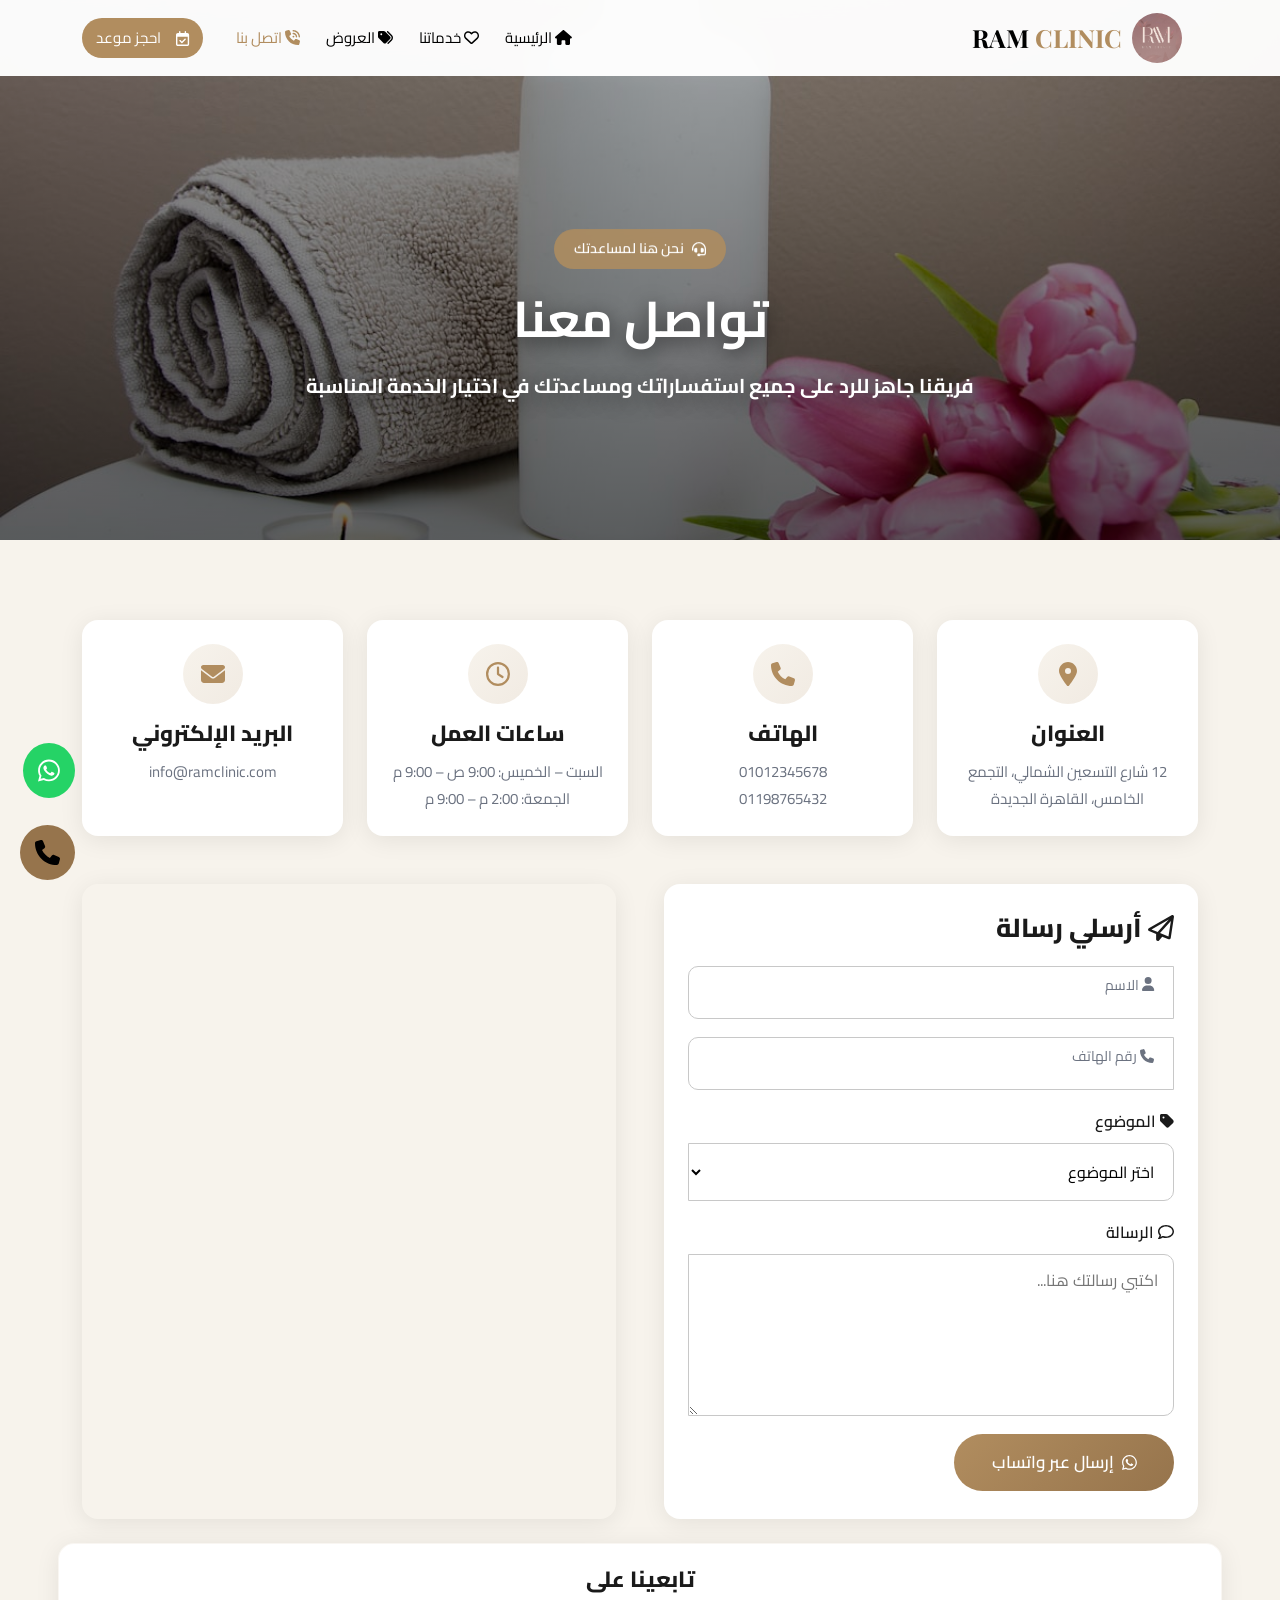
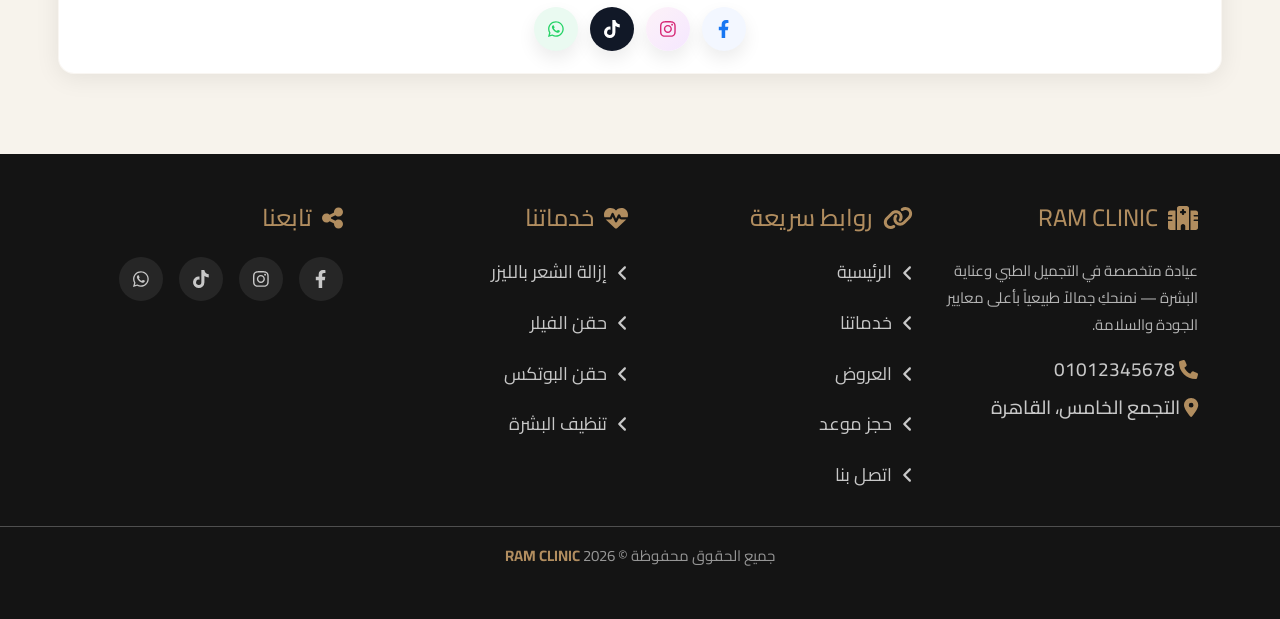
<file: html/contact.html>
<!doctype html>
<html lang="ar" dir="rtl">
  <head>
    <meta charset="UTF-8" />
    <meta
      name="description"
      content="تواصل مع RAM CLINIC — العنوان، الهاتف، ساعات العمل، ونموذج رسالة." />
    <meta name="viewport" content="width=device-width, initial-scale=1.0" />
    <link rel="icon" href="../imges/logo.png" type="image/x-icon" />
    <title>اتصل بنا | RAM CLINIC</title>
    <link rel="preconnect" href="https://fonts.googleapis.com" />
    <link rel="preconnect" href="https://fonts.gstatic.com" crossorigin />
    <link
      href="https://fonts.googleapis.com/css2?family=Cairo:wght@300;400;600;700;900&family=Playfair+Display:wght@600;700&display=swap"
      rel="stylesheet" />
    <link rel="stylesheet" href="../css/all.min.css" />
    <link rel="stylesheet" href="../css/bootstrap.min.css" />
    <link rel="stylesheet" href="../css/animate.css" />
    <link rel="stylesheet" href="../css/style.css" />
  </head>
  <body>
    <section class="sec-home">
      <nav class="navbar sticky-top navbar-expand-lg" id="mainNav">
        <div class="container">
          <a class="navbar-brand" href="../index.html">
            <img src="../imges/logo.png" alt="RAM CLINIC" />
            <h3>RAM <span>CLINIC</span></h3>
          </a>
          <button
            class="navbar-toggler"
            type="button"
            data-bs-toggle="collapse"
            data-bs-target="#main"
            aria-controls="main"
            aria-expanded="false"
            aria-label="Toggle navigation">
            <i class="fa-solid fa-bars open-icon"></i>
            <i class="fa-solid fa-x close-icon" style="display: none"></i>
          </button>
          <div class="collapse navbar-collapse" id="main">
            <ul class="navbar-nav me-auto mb-2 mb-lg-0">
              <li class="nav-item">
                <a class="nav-link" href="../index.html"><i
                    class="fa-solid fa-house"></i> الرئيسية</a>
              </li>
              <li class="nav-item">
                <a class="nav-link" href="services.html"><i
                    class="fa-regular fa-heart"></i> خدماتنا</a>
              </li>
              <li class="nav-item">
                <a class="nav-link" href="offers.html"><i
                    class="fa-solid fa-tags"></i> العروض</a>
              </li>
              <li class="nav-item">
                <a class="nav-link active" href="contact.html"><i
                    class="fa-solid fa-phone-volume"></i> اتصل بنا</a>
              </li>
            </ul>
            <a href="booking.html" class="btn booking"><i
                class="fa-regular fa-calendar-check"></i> احجز موعد</a>
          </div>
        </div>
      </nav>
    </section>

    <header
      class="header-details header-short"
      style="background-image: url(&quot;../imges/hero-clinic.jpg&quot;)">
      <div class="details-content">
        <span class="hero-badge wow fadeInUp" data-wow-delay="100ms"><i
            class="fa-solid fa-headset"></i> نحن هنا لمساعدتك</span>
        <h2 class="wow fadeInUp" data-wow-delay="200ms">تواصل معنا</h2>
        <p class="wow fadeInUp" data-wow-delay="350ms">
          فريقنا جاهز للرد على جميع استفساراتك ومساعدتك في اختيار الخدمة
          المناسبة
        </p>
      </div>
    </header>

    <section class="contact-us page-section">
      <div class="container">
        <div class="row g-4 mb-5">
          <div class="col-12 col-md-6 col-lg-3">
            <div class="contact-box wow fadeInUp" data-wow-delay="100ms">
              <div class="contact-box-icon">
                <i class="fa-solid fa-location-dot"></i>
              </div>
              <h5>العنوان</h5>
              <p>12 شارع التسعين الشمالي، التجمع الخامس، القاهرة الجديدة</p>
            </div>
          </div>
          <div class="col-12 col-md-6 col-lg-3">
            <div class="contact-box wow fadeInUp" data-wow-delay="200ms">
              <div class="contact-box-icon">
                <i class="fa-solid fa-phone"></i>
              </div>
              <h5>الهاتف</h5>
              <p><a href="tel:01012345678">01012345678</a></p>
              <p><a href="tel:01198765432">01198765432</a></p>
            </div>
          </div>
          <div class="col-12 col-md-6 col-lg-3">
            <div class="contact-box wow fadeInUp" data-wow-delay="300ms">
              <div class="contact-box-icon">
                <i class="fa-regular fa-clock"></i>
              </div>
              <h5>ساعات العمل</h5>
              <p>السبت – الخميس: 9:00 ص – 9:00 م</p>
              <p>الجمعة: 2:00 م – 9:00 م</p>
            </div>
          </div>
          <div class="col-12 col-md-6 col-lg-3">
            <div class="contact-box wow fadeInUp" data-wow-delay="400ms">
              <div class="contact-box-icon">
                <i class="fa-solid fa-envelope"></i>
              </div>
              <h5>البريد الإلكتروني</h5>
              <p><a href="mailto:info@ramclinic.com">info@ramclinic.com</a></p>
            </div>
          </div>
        </div>

        <div class="row g-5 align-items-stretch">
          <div class="col-12 col-lg-6">
            <div class="contact-form-wrap wow fadeInUp" data-wow-delay="200ms">
              <h3><i class="fa-regular fa-paper-plane"></i> أرسلي رسالة</h3>
              <form id="contactForm">
                <div class="input-group">
                  <input
                    type="text"
                    name="contact_name"
                    id="contact_name"
                    placeholder=" "
                    required />
                  <label for="contact_name" class="labet"><i
                      class="fa-solid fa-user"></i> الاسم</label>
                </div>
                <div class="input-group">
                  <input
                    type="tel"
                    name="contact_phone"
                    id="contact_phone"
                    placeholder=" "
                    required />
                  <label for="contact_phone" class="labet"><i
                      class="fa-solid fa-phone"></i> رقم الهاتف</label>
                </div>
                <div class="input-group">
                  <label for="contact_subject" class="field-label"><i
                      class="fa-solid fa-tag"></i> الموضوع</label>
                  <select name="contact_subject" id="contact_subject" required>
                    <option value disabled selected>اختر الموضوع</option>
                    <option value="استفسار عام">استفسار عام</option>
                    <option value="استفسار عن خدمة">استفسار عن خدمة</option>
                    <option value="شكوى">شكوى</option>
                    <option value="اقتراح">اقتراح</option>
                  </select>
                </div>
                <div class="input-group">
                  <label for="contact_message" class="field-label"><i
                      class="fa-regular fa-comment"></i> الرسالة</label>
                  <textarea
                    name="contact_message"
                    id="contact_message"
                    rows="5"
                    placeholder="اكتبي رسالتك هنا..."
                    required></textarea>
                </div>
                <button type="submit" class="btn-submit">
                  <i class="fa-brands fa-whatsapp"></i> إرسال عبر واتساب
                </button>
              </form>
            </div>
          </div>
          <div class="col-12 col-lg-6">
            <div class="map-wrap wow fadeInUp" data-wow-delay="300ms">
              <iframe
                src="https://www.google.com/maps/embed?pb=!1m18!1m12!1m3!1d3453.8!2d31.47!3d30.02!2m3!1f0!2f0!3f0!3m2!1i1024!2i768!4f13.1!3m3!1m2!1s0x0%3A0x0!2zMzDCsDAxJzEyLjAiTiAzMcKwMjgnMTIuMCJF!5e0!3m2!1sar!2seg!4v1700000000000!5m2!1sar!2seg"
                allowfullscreen
                loading="lazy"
                referrerpolicy="no-referrer-when-downgrade"
                title="موقع RAM CLINIC"></iframe>
            </div>
          </div>
          <div class="social-contact wow fadeInUp" data-wow-delay="400ms">
            <div class="social-contact-header">
              <h5>تابعينا على</h5>
            </div>
            <div class="social-links-row">
              <a href="#" aria-label="Facebook" class="social-link facebook"><i
                  class="fa-brands fa-facebook-f"></i></a>
              <a href="#" aria-label="Instagram"
                class="social-link instagram"><i
                  class="fa-brands fa-instagram"></i></a>
              <a href="#" aria-label="TikTok" class="social-link tiktok"><i
                  class="fa-brands fa-tiktok"></i></a>
              <a
                href="https://wa.me/201012345678"
                target="_blank"
                aria-label="WhatsApp"
                class="social-link whatsapp"><i
                  class="fa-brands fa-whatsapp"></i></a>
            </div>
          </div>
        </div>
      </div>
    </section>

    <!-- Footer -->
    <footer class="footer">
      <div class="container">
        <div class="row g-4">
          <div class="col-12 col-md-6 col-lg-3">
            <div class="footer-card">
              <h4><i class="fa-solid fa-hospital"></i> RAM CLINIC</h4>
              <p class="footer-about">
                عيادة متخصصة في التجميل الطبي وعناية البشرة — نمنحكِ جمالاً
                طبيعياً بأعلى معايير الجودة والسلامة.
              </p>
              <h6><i class="fa-solid fa-phone i"></i> 01012345678</h6>
              <h6>
                <i class="fa-solid fa-location-dot i"></i> التجمع الخامس،
                القاهرة
              </h6>
            </div>
          </div>
          <div class="col-12 col-md-6 col-lg-3">
            <h4><i class="fa-solid fa-link"></i> روابط سريعة</h4>
            <a href="../index.html"><i class="fa-solid fa-angle-left"></i>
              الرئيسية</a>
            <a href="services.html"><i class="fa-solid fa-angle-left"></i>
              خدماتنا</a>
            <a href="offers.html"><i class="fa-solid fa-angle-left"></i>
              العروض</a>
            <a href="booking.html"><i class="fa-solid fa-angle-left"></i> حجز
              موعد</a>
            <a href="contact.html"><i class="fa-solid fa-angle-left"></i> اتصل
              بنا</a>
          </div>
          <div class="col-12 col-md-6 col-lg-3">
            <h4><i class="fa-solid fa-heart-pulse"></i> خدماتنا</h4>
            <a href="details.html"><i class="fa-solid fa-angle-left"></i> إزالة
              الشعر بالليزر</a>
            <a href="details.html"><i class="fa-solid fa-angle-left"></i> حقن
              الفيلر</a>
            <a href="details.html"><i class="fa-solid fa-angle-left"></i> حقن
              البوتكس</a>
            <a href="details.html"><i class="fa-solid fa-angle-left"></i> تنظيف
              البشرة</a>
          </div>
          <div class="col-12 col-md-6 col-lg-3">
            <h4><i class="fa-solid fa-share-nodes"></i> تابعنا</h4>
            <div class="links">
              <a href="#" aria-label="Facebook"><i
                  class="fa-brands fa-facebook-f"></i></a>
              <a href="#" aria-label="Instagram"><i
                  class="fa-brands fa-instagram"></i></a>
              <a href="#" aria-label="TikTok"><i
                  class="fa-brands fa-tiktok"></i></a>
              <a href="#" aria-label="WhatsApp"><i
                  class="fa-brands fa-whatsapp"></i></a>
            </div>
          </div>
        </div>
      </div>
      <hr />
      <div class="text-center copyright">
        <p>
          جميع الحقوق محفوظة &copy; 2026
          <span>RAM CLINIC</span>
        </p>
      </div>
    </footer>

    <button id="scrollTopBtn" class="scroll-top-btn" aria-label="العودة للأعلى">
      <i class="fa-solid fa-arrow-up"></i>
    </button>
    <div class="contact-phone">
      <a target="_blank" href="https://wa.me/201012345678"><i
          class="fa-brands fa-whatsapp whats"></i></a>
      <a target="_blank" href="tel:01012345678"><i
          class="fa-solid fa-phone phone"></i></a>
    </div>

    <script src="../js/wow.min.js"></script>
    <script>
      new WOW({ resetAnimation: false, live: false }).init();
    </script>
    <script src="../js/all.min.js"></script>
    <script src="../js/bootstrap.min.js"></script>
    <script src="../js/main.js"></script>
  </body>
</html>
</file>
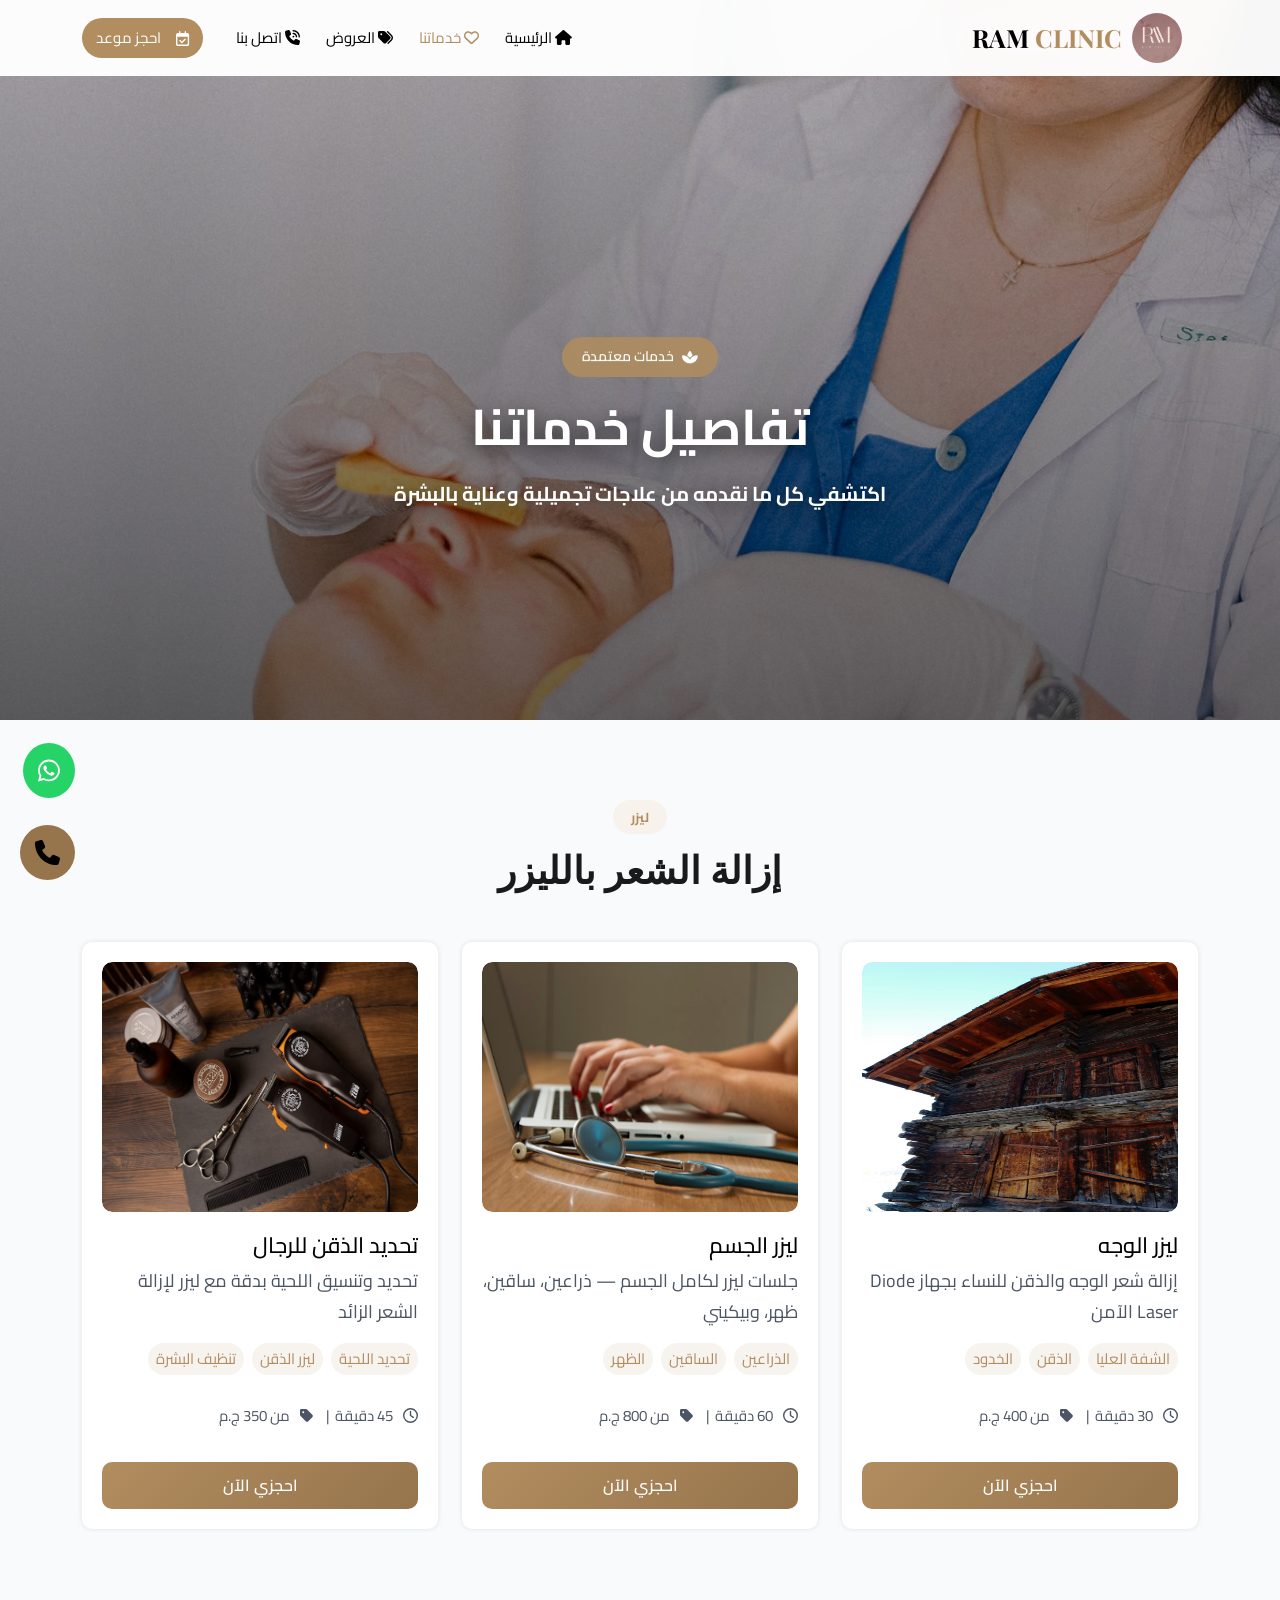
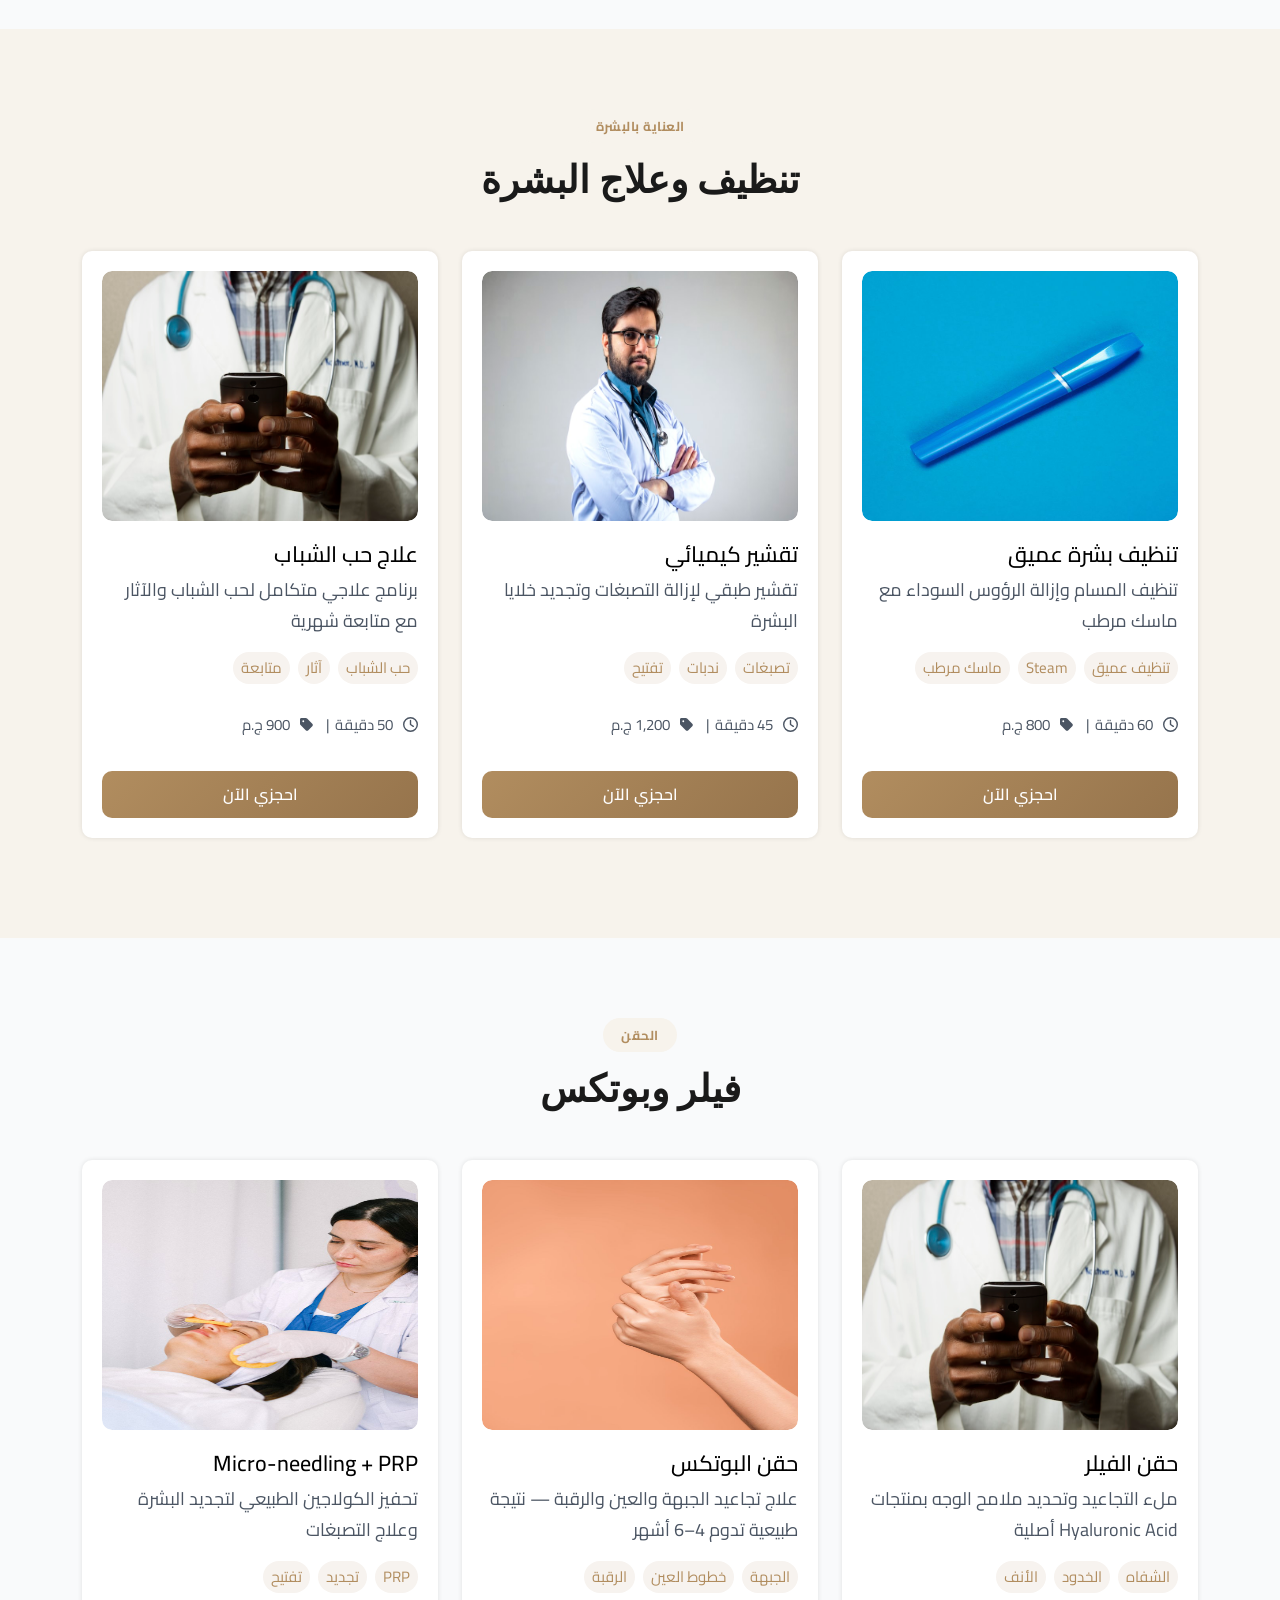
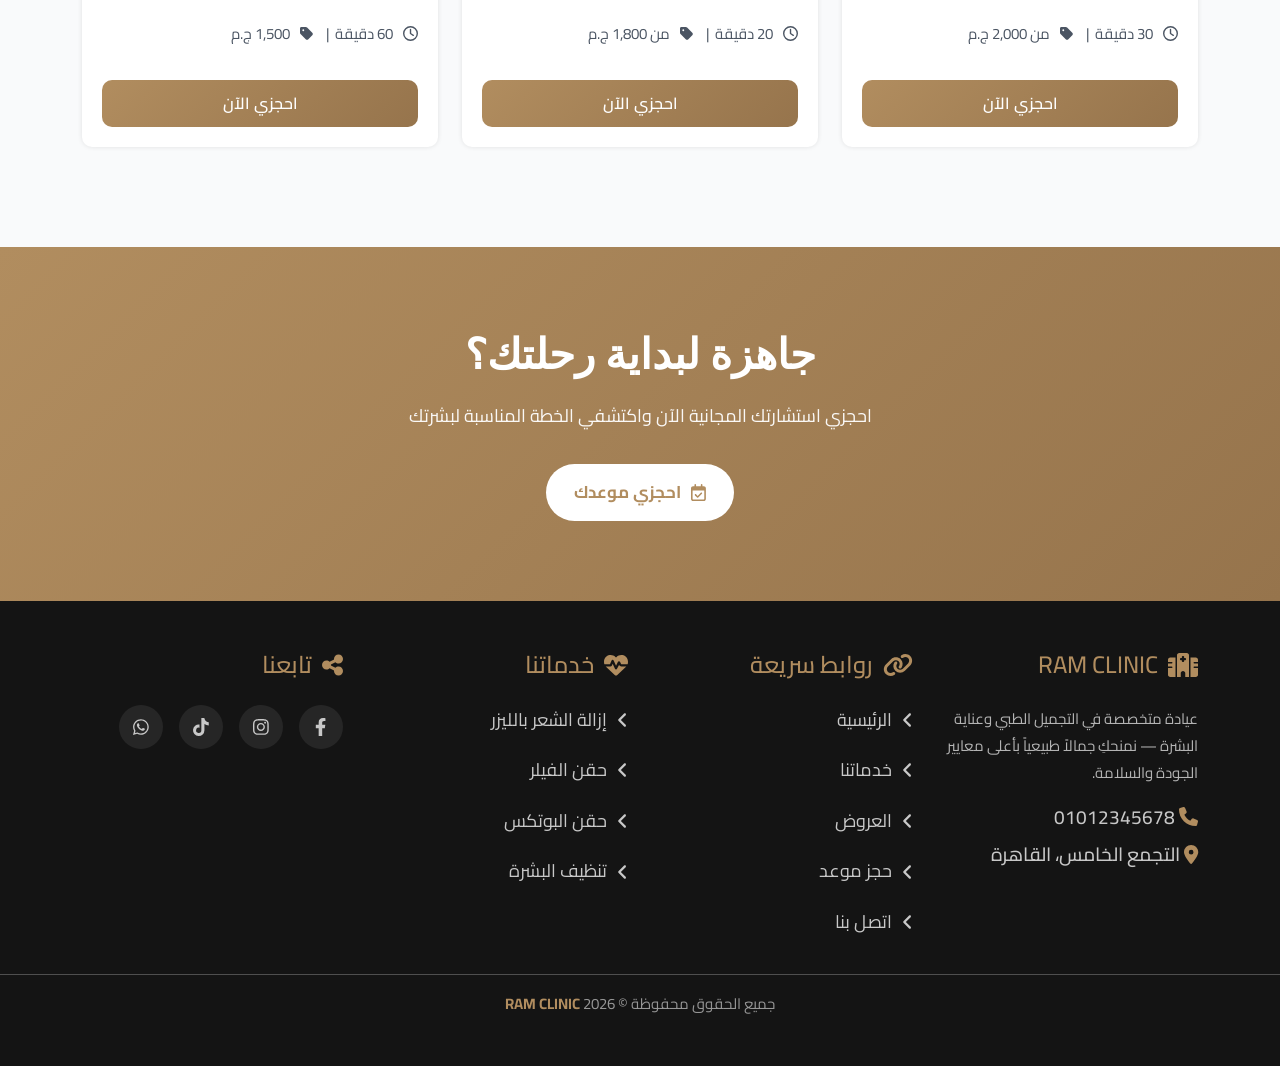
<file: html/details.html>
<!DOCTYPE html>
<html lang="ar" dir="rtl">
  <head>
    <meta charset="UTF-8" />
    <meta
      name="keywords"
      content="RAM CLINIC, خدمات تجميل, ليزر, فيلر, بوتكس, تنظيف بشرة" />
    <meta
      name="description"
      content="تفاصيل خدمات RAM CLINIC — ليزر، فيلر، بوتكس، تنظيف البشرة، وعلاجات متخصصة." />
    <meta name="author" content="RAM CLINIC" />
    <meta name="viewport" content="width=device-width, initial-scale=1.0" />
    <link rel="icon" href="../imges/logo.png" type="image/x-icon" />
    <title>تفاصيل الخدمات | RAM CLINIC</title>
    <link rel="preconnect" href="https://fonts.googleapis.com" />
    <link rel="preconnect" href="https://fonts.gstatic.com" crossorigin />
    <link
      href="https://fonts.googleapis.com/css2?family=Cairo:wght@300;400;600;700;900&family=Playfair+Display:wght@600;700&display=swap"
      rel="stylesheet" />
    <link rel="stylesheet" href="../css/all.min.css" />
    <link rel="stylesheet" href="../css/bootstrap.min.css" />
    <link rel="stylesheet" href="../css/animate.css" />
    <link rel="stylesheet" href="../css/style.css" />
  </head>
  <body>
    <section class="sec-home">
      <nav class="navbar sticky-top navbar-expand-lg" id="mainNav">
        <div class="container">
          <a class="navbar-brand" href="../index.html">
            <img src="../imges/logo.png" alt="RAM CLINIC" />
            <h3>RAM <span>CLINIC</span></h3>
          </a>
          <button
            class="navbar-toggler"
            type="button"
            data-bs-toggle="collapse"
            data-bs-target="#main"
            aria-controls="main"
            aria-expanded="false"
            aria-label="Toggle navigation">
            <i class="fa-solid fa-bars open-icon"></i>
            <i class="fa-solid fa-x close-icon" style="display: none"></i>
          </button>
          <div class="collapse navbar-collapse" id="main">
            <ul class="navbar-nav me-auto mb-2 mb-lg-0">
              <li class="nav-item">
                <a class="nav-link" href="../index.html">
                  <i class="fa-solid fa-house"></i> الرئيسية
                </a>
              </li>
              <li class="nav-item">
                <a class="nav-link active" href="../index.html#services">
                  <i class="fa-regular fa-heart"></i> خدماتنا
                </a>
              </li>
              <li class="nav-item">
                <a class="nav-link" href="offers.html">
                  <i class="fa-solid fa-tags"></i> العروض
                </a>
              </li>
              <li class="nav-item">
                <a class="nav-link" href="../index.html#contact">
                  <i class="fa-solid fa-phone-volume"></i> اتصل بنا
                </a>
              </li>
            </ul>
            <a href="../index.html#booking" class="btn booking">
              <i class="fa-regular fa-calendar-check"></i> احجز موعد
            </a>
          </div>
        </div>
      </nav>
    </section>

    <header
      class="header-details"
      style="background-image: url('../imges/header-services.jpg')">
      <div class="details-content">
        <span class="hero-badge wow fadeInUp" data-wow-delay="100ms">
          <i class="fa-solid fa-spa"></i> خدمات معتمدة
        </span>
        <h2 class="wow fadeInUp" data-wow-delay="200ms">تفاصيل خدماتنا</h2>
        <p class="wow fadeInUp" data-wow-delay="350ms">
          اكتشفي كل ما نقدمه من علاجات تجميلية وعناية بالبشرة
        </p>
      </div>
    </header>

    <!-- Laser Services -->
    <section class="sec-details">
      <div class="container">
        <div class="section-header text-center">
          <span class="section-badge wow fadeInUp"
            data-wow-delay="100ms">ليزر</span>
          <h3 class="wow fadeInUp" data-wow-delay="200ms">إزالة الشعر
            بالليزر</h3>
          <span class="line wow fadeInUp" data-wow-delay="300ms"></span>
        </div>
        <div class="row g-4">
          <div class="col-12 col-md-6 col-lg-4">
            <div class="details-crud wow fadeInUp" data-wow-delay="100ms">
              <div class="img">
                <img src="../imges/detail-laser-face.jpg" alt="ليزر الوجه" />
              </div>
              <h4>ليزر الوجه</h4>
              <p>إزالة شعر الوجه والذقن للنساء بجهاز Diode Laser الآمن</p>
              <div class="divs">
                <div>الشفة العليا</div>
                <div>الذقن</div>
                <div>الخدود</div>
              </div>
              <p class="p"><i class="fa-regular fa-clock"></i> 30 دقيقة
                &nbsp;|&nbsp; <i class="fa-solid fa-tag"></i> من 400 ج.م</p>
              <a href="../index.html#booking" class="detail-book-btn">احجزي
                الآن</a>
            </div>
          </div>
          <div class="col-12 col-md-6 col-lg-4">
            <div class="details-crud wow fadeInUp" data-wow-delay="200ms">
              <div class="img">
                <img src="../imges/offer-laser-body.jpg" alt="ليزر الجسم" />
              </div>
              <h4>ليزر الجسم</h4>
              <p>جلسات ليزر لكامل الجسم — ذراعين، ساقين، ظهر، وبيكيني</p>
              <div class="divs">
                <div>الذراعين</div>
                <div>الساقين</div>
                <div>الظهر</div>
              </div>
              <p class="p"><i class="fa-regular fa-clock"></i> 60 دقيقة
                &nbsp;|&nbsp; <i class="fa-solid fa-tag"></i> من 800 ج.م</p>
              <a href="../index.html#booking" class="detail-book-btn">احجزي
                الآن</a>
            </div>
          </div>
          <div class="col-12 col-md-6 col-lg-4">
            <div class="details-crud wow fadeInUp" data-wow-delay="300ms">
              <div class="img">
                <img src="../imges/service-beard.jpg"
                  alt="تحديد الذقن للرجال" />
              </div>
              <h4>تحديد الذقن للرجال</h4>
              <p>تحديد وتنسيق اللحية بدقة مع ليزر لإزالة الشعر الزائد</p>
              <div class="divs">
                <div>تحديد اللحية</div>
                <div>ليزر الذقن</div>
                <div>تنظيف البشرة</div>
              </div>
              <p class="p"><i class="fa-regular fa-clock"></i> 45 دقيقة
                &nbsp;|&nbsp; <i class="fa-solid fa-tag"></i> من 350 ج.م</p>
              <a href="../index.html#booking" class="detail-book-btn">احجزي
                الآن</a>
            </div>
          </div>
        </div>
      </div>
    </section>

    <!-- Skin Care Services -->
    <section class="sec-details alt-bg">
      <div class="container">
        <div class="section-header text-center">
          <span class="section-badge wow fadeInUp"
            data-wow-delay="100ms">العناية بالبشرة</span>
          <h3 class="wow fadeInUp" data-wow-delay="200ms">تنظيف وعلاج
            البشرة</h3>
          <span class="line wow fadeInUp" data-wow-delay="300ms"></span>
        </div>
        <div class="row g-4">
          <div class="col-12 col-md-6 col-lg-4">
            <div class="details-crud wow fadeInUp" data-wow-delay="100ms">
              <div class="img">
                <img src="../imges/detail-hydrafacial.jpg"
                  alt="تنظيف بشرة عميق" />
              </div>
              <h4>تنظيف بشرة عميق</h4>
              <p>تنظيف المسام وإزالة الرؤوس السوداء مع ماسك مرطب</p>
              <div class="divs">
                <div>تنظيف عميق</div>
                <div>Steam</div>
                <div>ماسك مرطب</div>
              </div>
              <p class="p"><i class="fa-regular fa-clock"></i> 60 دقيقة
                &nbsp;|&nbsp; <i class="fa-solid fa-tag"></i> 800 ج.م</p>
              <a href="../index.html#booking" class="detail-book-btn">احجزي
                الآن</a>
            </div>
          </div>
          <div class="col-12 col-md-6 col-lg-4">
            <div class="details-crud wow fadeInUp" data-wow-delay="200ms">
              <div class="img">
                <img src="../imges/detail-peel.jpg" alt="تقشير كيميائي" />
              </div>
              <h4>تقشير كيميائي</h4>
              <p>تقشير طبقي لإزالة التصبغات وتجديد خلايا البشرة</p>
              <div class="divs">
                <div>تصبغات</div>
                <div>ندبات</div>
                <div>تفتيح</div>
              </div>
              <p class="p"><i class="fa-regular fa-clock"></i> 45 دقيقة
                &nbsp;|&nbsp; <i class="fa-solid fa-tag"></i> 1,200 ج.م</p>
              <a href="../index.html#booking" class="detail-book-btn">احجزي
                الآن</a>
            </div>
          </div>
          <div class="col-12 col-md-6 col-lg-4">
            <div class="details-crud wow fadeInUp" data-wow-delay="300ms">
              <div class="img">
                <img src="../imges/detail-acne.jpg" alt="علاج حب الشباب" />
              </div>
              <h4>علاج حب الشباب</h4>
              <p>برنامج علاجي متكامل لحب الشباب والآثار مع متابعة شهرية</p>
              <div class="divs">
                <div>حب الشباب</div>
                <div>آثار</div>
                <div>متابعة</div>
              </div>
              <p class="p"><i class="fa-regular fa-clock"></i> 50 دقيقة
                &nbsp;|&nbsp; <i class="fa-solid fa-tag"></i> 900 ج.م</p>
              <a href="../index.html#booking" class="detail-book-btn">احجزي
                الآن</a>
            </div>
          </div>
        </div>
      </div>
    </section>

    <!-- Injectables -->
    <section class="sec-details">
      <div class="container">
        <div class="section-header text-center">
          <span class="section-badge wow fadeInUp"
            data-wow-delay="100ms">الحقن</span>
          <h3 class="wow fadeInUp" data-wow-delay="200ms">فيلر وبوتكس</h3>
          <span class="line wow fadeInUp" data-wow-delay="300ms"></span>
        </div>
        <div class="row g-4">
          <div class="col-12 col-md-6 col-lg-4">
            <div class="details-crud wow fadeInUp" data-wow-delay="100ms">
              <div class="img">
                <img src="../imges/service-filler.jpg" alt="حقن الفيلر" />
              </div>
              <h4>حقن الفيلر</h4>
              <p>ملء التجاعيد وتحديد ملامح الوجه بمنتجات Hyaluronic Acid
                أصلية</p>
              <div class="divs">
                <div>الشفاه</div>
                <div>الخدود</div>
                <div>الأنف</div>
              </div>
              <p class="p"><i class="fa-regular fa-clock"></i> 30 دقيقة
                &nbsp;|&nbsp; <i class="fa-solid fa-tag"></i> من 2,000 ج.م</p>
              <a href="../index.html#booking" class="detail-book-btn">احجزي
                الآن</a>
            </div>
          </div>
          <div class="col-12 col-md-6 col-lg-4">
            <div class="details-crud wow fadeInUp" data-wow-delay="200ms">
              <div class="img">
                <img src="../imges/service-botox.jpg" alt="حقن البوتكس" />
              </div>
              <h4>حقن البوتكس</h4>
              <p>علاج تجاعيد الجبهة والعين والرقبة — نتيجة طبيعية تدوم 4–6
                أشهر</p>
              <div class="divs">
                <div>الجبهة</div>
                <div>خطوط العين</div>
                <div>الرقبة</div>
              </div>
              <p class="p"><i class="fa-regular fa-clock"></i> 20 دقيقة
                &nbsp;|&nbsp; <i class="fa-solid fa-tag"></i> من 1,800 ج.م</p>
              <a href="../index.html#booking" class="detail-book-btn">احجزي
                الآن</a>
            </div>
          </div>
          <div class="col-12 col-md-6 col-lg-4">
            <div class="details-crud wow fadeInUp" data-wow-delay="300ms">
              <div class="img">
                <img src="../imges/detail-microneedling.jpg"
                  alt="Micro-needling" />
              </div>
              <h4>Micro-needling + PRP</h4>
              <p>تحفيز الكولاجين الطبيعي لتجديد البشرة وعلاج التصبغات</p>
              <div class="divs">
                <div>PRP</div>
                <div>تجديد</div>
                <div>تفتيح</div>
              </div>
              <p class="p"><i class="fa-regular fa-clock"></i> 60 دقيقة
                &nbsp;|&nbsp; <i class="fa-solid fa-tag"></i> 1,500 ج.م</p>
              <a href="../index.html#booking" class="detail-book-btn">احجزي
                الآن</a>
            </div>
          </div>
        </div>
      </div>
    </section>

    <section class="space">
      <div class="space-inner wow fadeInUp" data-wow-delay="200ms">
        <h3>جاهزة لبداية رحلتك؟</h3>
        <p>احجزي استشارتك المجانية الآن واكتشفي الخطة المناسبة لبشرتك</p>
        <a href="../index.html#booking">
          <i class="fa-regular fa-calendar-check"></i> احجزي موعدك
        </a>
      </div>
    </section>

    <!-- Footer -->
    <footer class="footer">
      <div class="container">
        <div class="row g-4">
          <div class="col-12 col-md-6 col-lg-3">
            <div class="footer-card">
              <h4><i class="fa-solid fa-hospital"></i> RAM CLINIC</h4>
              <p class="footer-about">
                عيادة متخصصة في التجميل الطبي وعناية البشرة — نمنحكِ جمالاً
                طبيعياً بأعلى معايير الجودة والسلامة.
              </p>
              <h6><i class="fa-solid fa-phone i"></i> 01012345678</h6>
              <h6>
                <i class="fa-solid fa-location-dot i"></i> التجمع الخامس،
                القاهرة
              </h6>
            </div>
          </div>
          <div class="col-12 col-md-6 col-lg-3">
            <h4><i class="fa-solid fa-link"></i> روابط سريعة</h4>
            <a href="../index.html"><i class="fa-solid fa-angle-left"></i>
              الرئيسية</a>
            <a href="services.html"><i class="fa-solid fa-angle-left"></i>
              خدماتنا</a>
            <a href="offers.html"><i class="fa-solid fa-angle-left"></i>
              العروض</a>
            <a href="booking.html"><i class="fa-solid fa-angle-left"></i> حجز
              موعد</a>
            <a href="contact.html"><i class="fa-solid fa-angle-left"></i> اتصل
              بنا</a>
          </div>
          <div class="col-12 col-md-6 col-lg-3">
            <h4><i class="fa-solid fa-heart-pulse"></i> خدماتنا</h4>
            <a href="details.html"><i class="fa-solid fa-angle-left"></i> إزالة
              الشعر بالليزر</a>
            <a href="details.html"><i class="fa-solid fa-angle-left"></i> حقن
              الفيلر</a>
            <a href="details.html"><i class="fa-solid fa-angle-left"></i> حقن
              البوتكس</a>
            <a href="details.html"><i class="fa-solid fa-angle-left"></i> تنظيف
              البشرة</a>
          </div>
          <div class="col-12 col-md-6 col-lg-3">
            <h4><i class="fa-solid fa-share-nodes"></i> تابعنا</h4>
            <div class="links">
              <a href="#" aria-label="Facebook"><i
                  class="fa-brands fa-facebook-f"></i></a>
              <a href="#" aria-label="Instagram"><i
                  class="fa-brands fa-instagram"></i></a>
              <a href="#" aria-label="TikTok"><i
                  class="fa-brands fa-tiktok"></i></a>
              <a href="#" aria-label="WhatsApp"><i
                  class="fa-brands fa-whatsapp"></i></a>
            </div>
          </div>
        </div>
      </div>
      <hr />
      <div class="text-center copyright">
        <p>
          جميع الحقوق محفوظة &copy; 2026
          <span>RAM CLINIC</span>
        </p>
      </div>
    </footer>

    <button id="scrollTopBtn" class="scroll-top-btn" aria-label="العودة للأعلى">
      <i class="fa-solid fa-arrow-up"></i>
    </button>

    <div class="contact-phone">
      <a target="_blank" href="https://wa.me/201012345678"
        aria-label="WhatsApp">
        <i class="fa-brands fa-whatsapp whats"></i>
      </a>
      <a target="_blank" href="tel:01012345678" aria-label="اتصل بنا">
        <i class="fa-solid fa-phone phone"></i>
      </a>
    </div>

    <script src="../js/wow.min.js"></script>
    <script>new WOW({ resetAnimation: false, live: false }).init();</script>
    <script src="../js/all.min.js"></script>
    <script src="../js/bootstrap.min.js"></script>
    <script src="../js/main.js"></script>
  </body>
</html>
</file>
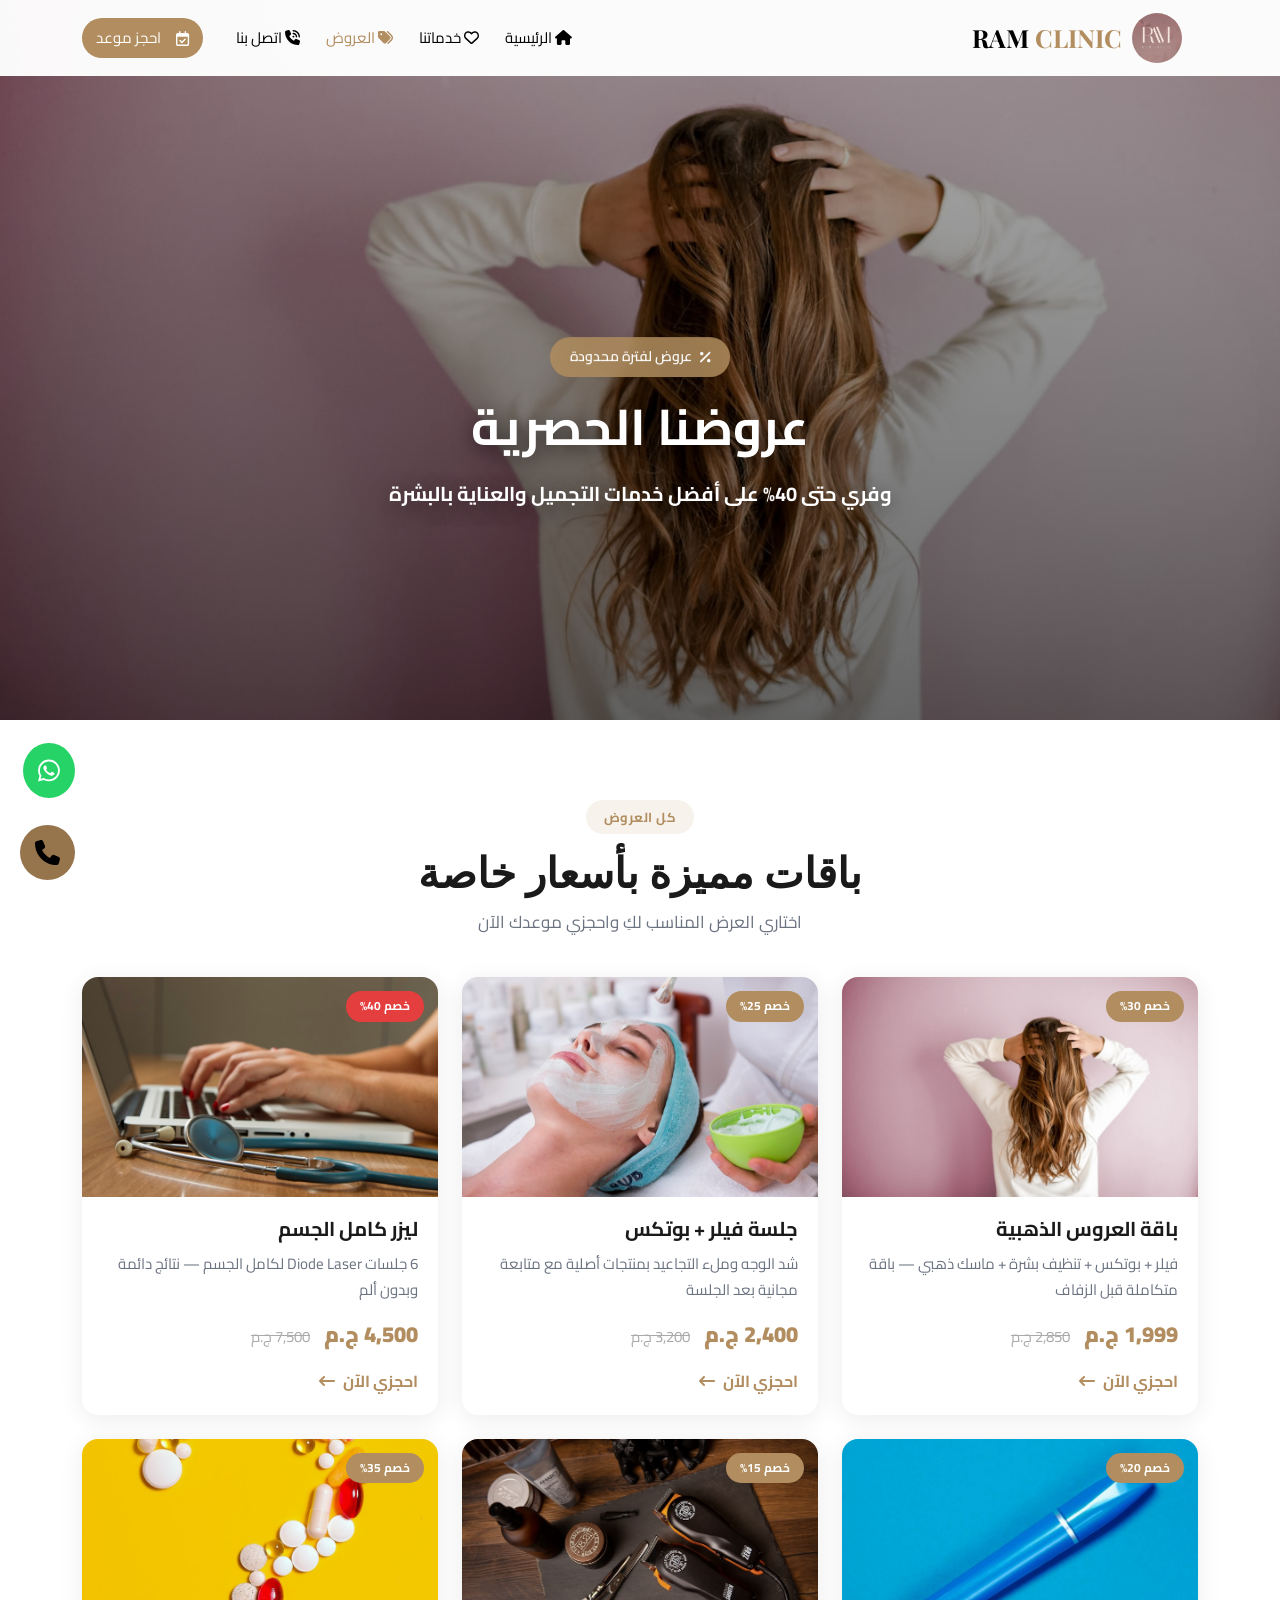
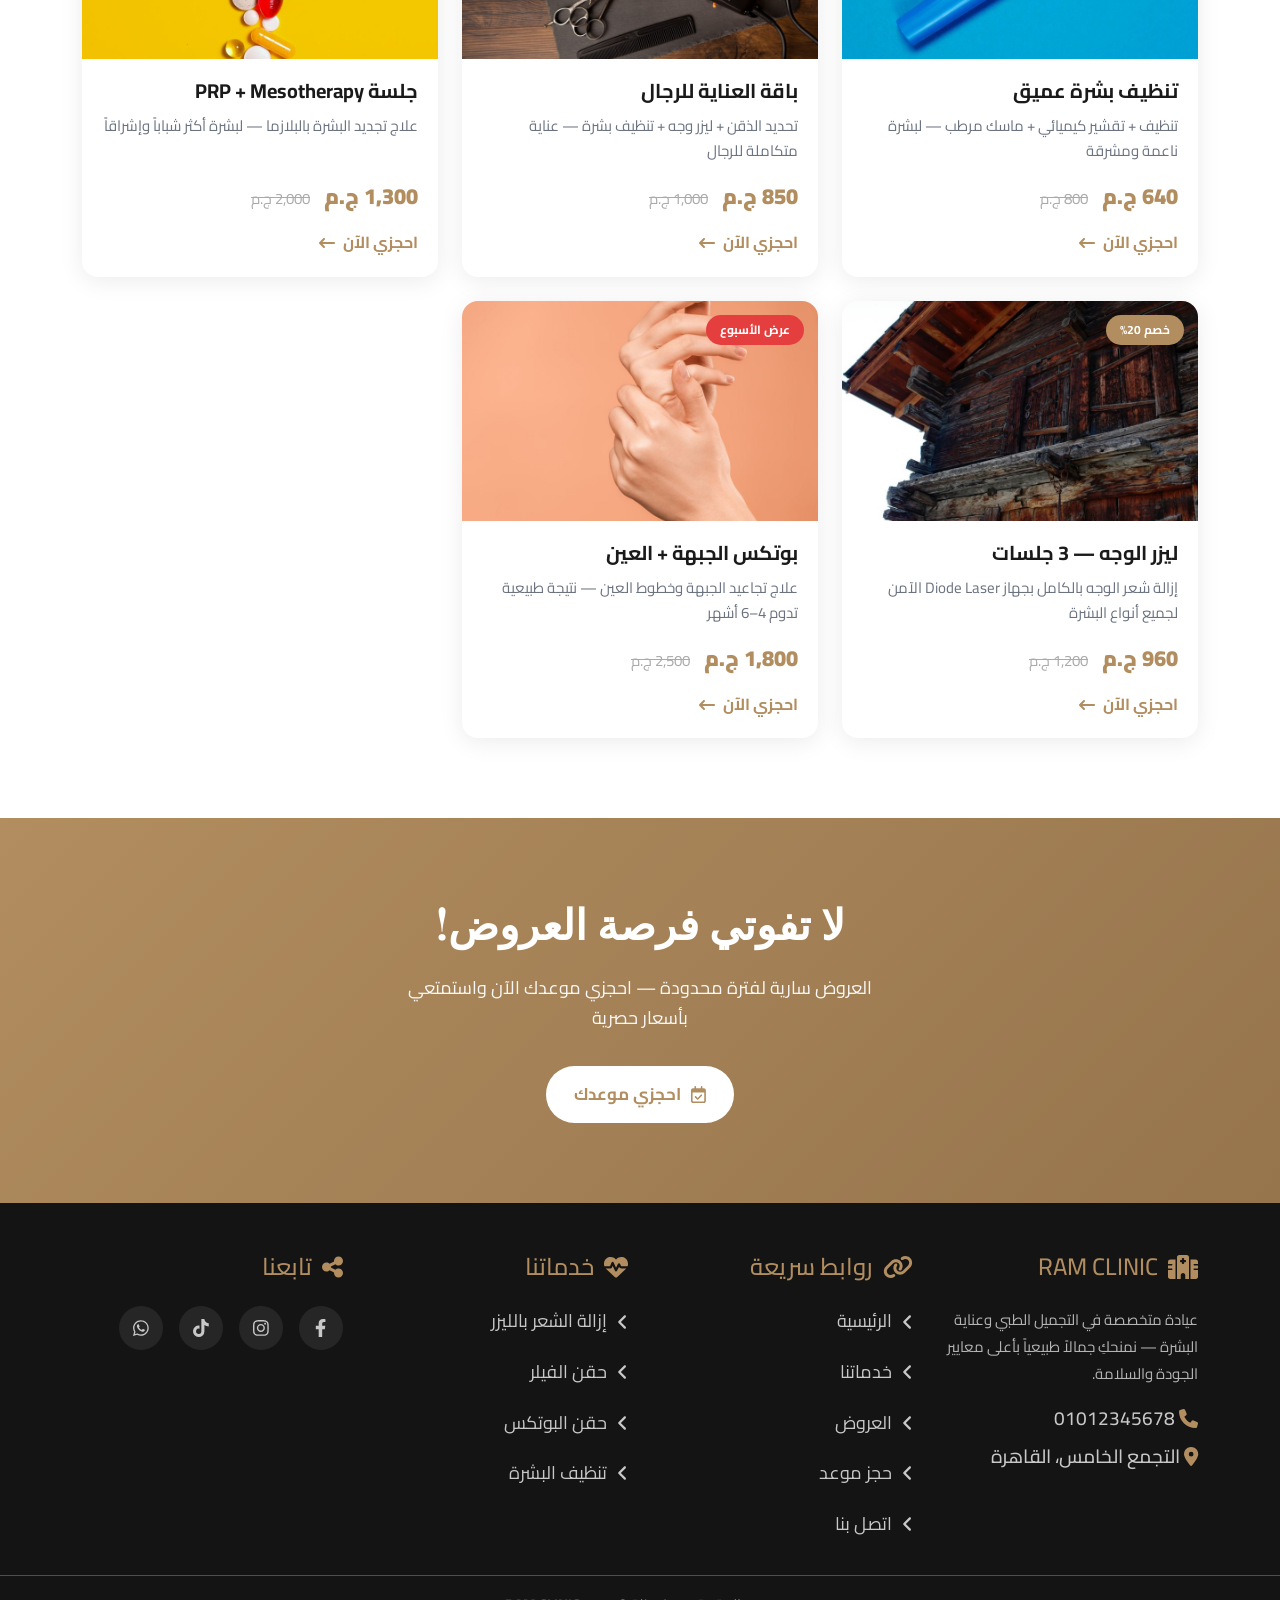
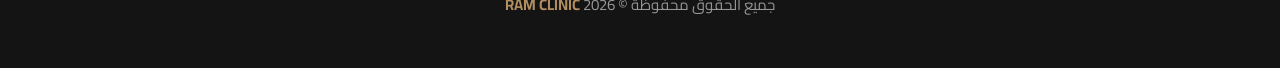
<file: html/offers.html>
<!DOCTYPE html>
<html lang="ar" dir="rtl">
  <head>
    <meta charset="UTF-8" />
    <meta
      name="keywords"
      content="RAM CLINIC, عروض تجميل, ليزر, فيلر, بوتكس, القاهرة" />
    <meta
      name="description"
      content="اكتشفي أحدث عروض RAM CLINIC — باقات ليزر، فيلر، بوتكس، وعناية بالبشرة بأسعار حصرية." />
    <meta name="author" content="RAM CLINIC" />
    <meta name="viewport" content="width=device-width, initial-scale=1.0" />
    <link rel="icon" href="../imges/logo.png" type="image/x-icon" />
    <title>العروض | RAM CLINIC</title>
    <link rel="preconnect" href="https://fonts.googleapis.com" />
    <link rel="preconnect" href="https://fonts.gstatic.com" crossorigin />
    <link
      href="https://fonts.googleapis.com/css2?family=Cairo:wght@300;400;600;700;900&family=Playfair+Display:wght@600;700&display=swap"
      rel="stylesheet" />
    <link rel="stylesheet" href="../css/all.min.css" />
    <link rel="stylesheet" href="../css/bootstrap.min.css" />
    <link rel="stylesheet" href="../css/animate.css" />
    <link rel="stylesheet" href="../css/style.css" />
  </head>
  <body>
    <section class="sec-home">
      <nav class="navbar sticky-top navbar-expand-lg" id="mainNav">
        <div class="container">
          <a class="navbar-brand" href="../index.html">
            <img src="../imges/logo.png" alt="RAM CLINIC" />
            <h3>RAM <span>CLINIC</span></h3>
          </a>
          <button
            class="navbar-toggler"
            type="button"
            data-bs-toggle="collapse"
            data-bs-target="#main"
            aria-controls="main"
            aria-expanded="false"
            aria-label="Toggle navigation">
            <i class="fa-solid fa-bars open-icon"></i>
            <i class="fa-solid fa-x close-icon" style="display: none"></i>
          </button>
          <div class="collapse navbar-collapse" id="main">
            <ul class="navbar-nav me-auto mb-2 mb-lg-0">
              <li class="nav-item">
                <a class="nav-link" href="../index.html">
                  <i class="fa-solid fa-house"></i> الرئيسية
                </a>
              </li>
              <li class="nav-item">
                <a class="nav-link" href="../index.html#services">
                  <i class="fa-regular fa-heart"></i> خدماتنا
                </a>
              </li>
              <li class="nav-item">
                <a class="nav-link active" href="offers.html">
                  <i class="fa-solid fa-tags"></i> العروض
                </a>
              </li>
              <li class="nav-item">
                <a class="nav-link" href="contact.html">
                  <i class="fa-solid fa-phone-volume"></i> اتصل بنا
                </a>
              </li>
            </ul>
            <a href="booking.html" class="btn booking">
              <i class="fa-regular fa-calendar-check"></i> احجز موعد
            </a>
          </div>
        </div>
      </nav>
    </section>

    <header
      class="header-details"
      style="background-image: url('../imges/header-offers.jpg')">
      <div class="details-content">
        <span class="hero-badge wow fadeInUp" data-wow-delay="100ms">
          <i class="fa-solid fa-percent"></i> عروض لفترة محدودة
        </span>
        <h2 class="wow fadeInUp" data-wow-delay="200ms">عروضنا الحصرية</h2>
        <p class="wow fadeInUp" data-wow-delay="350ms">
          وفري حتى 40% على أفضل خدمات التجميل والعناية بالبشرة
        </p>
      </div>
    </header>

    <section class="offers">
      <div class="container">
        <div class="section-header text-center">
          <span class="section-badge wow fadeInUp" data-wow-delay="100ms">كل
            العروض</span>
          <h2 class="wow fadeInUp" data-wow-delay="200ms">باقات مميزة بأسعار
            خاصة</h2>
          <p class="wow fadeInUp" data-wow-delay="300ms">
            اختاري العرض المناسب لكِ واحجزي موعدك الآن
          </p>
        </div>

        <div class="row g-4">
          <div class="col-12 col-md-6 col-lg-4">
            <div class="offers-curd wow fadeInUp" data-wow-delay="100ms">
              <div class="offer-img-wrap">
                <img src="../imges/offer-bride.jpg" alt="باقة العروس الذهبية" />
                <span class="offer-tag">خصم 30%</span>
              </div>
              <div class="offer-body">
                <h4>باقة العروس الذهبية</h4>
                <p>فيلر + بوتكس + تنظيف بشرة + ماسك ذهبي — باقة متكاملة قبل
                  الزفاف</p>
                <div class="offer-pricing">
                  <span class="price-new">1,999 ج.م</span>
                  <span class="price-old">2,850 ج.م</span>
                </div>
                <a href="booking.html">احجزي الآن <i
                    class="fa-solid fa-arrow-left-long"></i></a>
              </div>
            </div>
          </div>

          <div class="col-12 col-md-6 col-lg-4">
            <div class="offers-curd wow fadeInUp" data-wow-delay="200ms">
              <div class="offer-img-wrap">
                <img src="../imges/offer-filler.jpg" alt="جلسة فيلر وبوتكس" />
                <span class="offer-tag">خصم 25%</span>
              </div>
              <div class="offer-body">
                <h4>جلسة فيلر + بوتكس</h4>
                <p>شد الوجه وملء التجاعيد بمنتجات أصلية مع متابعة مجانية بعد
                  الجلسة</p>
                <div class="offer-pricing">
                  <span class="price-new">2,400 ج.م</span>
                  <span class="price-old">3,200 ج.م</span>
                </div>
                <a href="booking.html">احجزي الآن <i
                    class="fa-solid fa-arrow-left-long"></i></a>
              </div>
            </div>
          </div>

          <div class="col-12 col-md-6 col-lg-4">
            <div class="offers-curd wow fadeInUp" data-wow-delay="300ms">
              <div class="offer-img-wrap">
                <img src="../imges/offer-laser-body.jpg"
                  alt="ليزر كامل الجسم" />
                <span class="offer-tag hot">خصم 40%</span>
              </div>
              <div class="offer-body">
                <h4>ليزر كامل الجسم</h4>
                <p>6 جلسات Diode Laser لكامل الجسم — نتائج دائمة وبدون ألم</p>
                <div class="offer-pricing">
                  <span class="price-new">4,500 ج.م</span>
                  <span class="price-old">7,500 ج.م</span>
                </div>
                <a href="booking.html">احجزي الآن <i
                    class="fa-solid fa-arrow-left-long"></i></a>
              </div>
            </div>
          </div>

          <div class="col-12 col-md-6 col-lg-4">
            <div class="offers-curd wow fadeInUp" data-wow-delay="400ms">
              <div class="offer-img-wrap">
                <img src="../imges/offer-facial.jpg" alt="تنظيف بشرة عميق" />
                <span class="offer-tag">خصم 20%</span>
              </div>
              <div class="offer-body">
                <h4>تنظيف بشرة عميق</h4>
                <p>تنظيف + تقشير كيميائي + ماسك مرطب — لبشرة ناعمة ومشرقة</p>
                <div class="offer-pricing">
                  <span class="price-new">640 ج.م</span>
                  <span class="price-old">800 ج.م</span>
                </div>
                <a href="booking.html">احجزي الآن <i
                    class="fa-solid fa-arrow-left-long"></i></a>
              </div>
            </div>
          </div>

          <div class="col-12 col-md-6 col-lg-4">
            <div class="offers-curd wow fadeInUp" data-wow-delay="500ms">
              <div class="offer-img-wrap">
                <img src="../imges/service-beard.jpg" alt="باقة الرجال" />
                <span class="offer-tag">خصم 15%</span>
              </div>
              <div class="offer-body">
                <h4>باقة العناية للرجال</h4>
                <p>تحديد الذقن + ليزر وجه + تنظيف بشرة — عناية متكاملة
                  للرجال</p>
                <div class="offer-pricing">
                  <span class="price-new">850 ج.م</span>
                  <span class="price-old">1,000 ج.م</span>
                </div>
                <a href="booking.html">احجزي الآن <i
                    class="fa-solid fa-arrow-left-long"></i></a>
              </div>
            </div>
          </div>

          <div class="col-12 col-md-6 col-lg-4">
            <div class="offers-curd wow fadeInUp" data-wow-delay="600ms">
              <div class="offer-img-wrap">
                <img src="../imges/service-antiaging.jpg" alt="علاج PRP" />
                <span class="offer-tag">خصم 35%</span>
              </div>
              <div class="offer-body">
                <h4>جلسة PRP + Mesotherapy</h4>
                <p>علاج تجديد البشرة بالبلازما — لبشرة أكثر شباباً وإشراقاً</p>
                <div class="offer-pricing">
                  <span class="price-new">1,300 ج.م</span>
                  <span class="price-old">2,000 ج.م</span>
                </div>
                <a href="booking.html">احجزي الآن <i
                    class="fa-solid fa-arrow-left-long"></i></a>
              </div>
            </div>
          </div>

          <div class="col-12 col-md-6 col-lg-4">
            <div class="offers-curd wow fadeInUp" data-wow-delay="700ms">
              <div class="offer-img-wrap">
                <img src="../imges/detail-laser-face.jpg" alt="ليزر الوجه" />
                <span class="offer-tag">خصم 20%</span>
              </div>
              <div class="offer-body">
                <h4>ليزر الوجه — 3 جلسات</h4>
                <p>إزالة شعر الوجه بالكامل بجهاز Diode Laser الآمن لجميع أنواع
                  البشرة</p>
                <div class="offer-pricing">
                  <span class="price-new">960 ج.م</span>
                  <span class="price-old">1,200 ج.م</span>
                </div>
                <a href="booking.html">احجزي الآن <i
                    class="fa-solid fa-arrow-left-long"></i></a>
              </div>
            </div>
          </div>

          <div class="col-12 col-md-6 col-lg-4">
            <div class="offers-curd wow fadeInUp" data-wow-delay="800ms">
              <div class="offer-img-wrap">
                <img src="../imges/service-botox.jpg" alt="بوتكس الجبهة" />
                <span class="offer-tag hot">عرض الأسبوع</span>
              </div>
              <div class="offer-body">
                <h4>بوتكس الجبهة + العين</h4>
                <p>علاج تجاعيد الجبهة وخطوط العين — نتيجة طبيعية تدوم 4–6
                  أشهر</p>
                <div class="offer-pricing">
                  <span class="price-new">1,800 ج.م</span>
                  <span class="price-old">2,500 ج.م</span>
                </div>
                <a href="booking.html">احجزي الآن <i
                    class="fa-solid fa-arrow-left-long"></i></a>
              </div>
            </div>
          </div>
        </div>
      </div>
    </section>

    <section class="space">
      <div class="space-inner wow fadeInUp" data-wow-delay="200ms">
        <h3>لا تفوتي فرصة العروض!</h3>
        <p>العروض سارية لفترة محدودة — احجزي موعدك الآن واستمتعي بأسعار
          حصرية</p>
        <a href="booking.html">
          <i class="fa-regular fa-calendar-check"></i> احجزي موعدك
        </a>
      </div>
    </section>

    <!-- Footer -->
    <footer class="footer">
      <div class="container">
        <div class="row g-4">
          <div class="col-12 col-md-6 col-lg-3">
            <div class="footer-card">
              <h4><i class="fa-solid fa-hospital"></i> RAM CLINIC</h4>
              <p class="footer-about">
                عيادة متخصصة في التجميل الطبي وعناية البشرة — نمنحكِ جمالاً
                طبيعياً بأعلى معايير الجودة والسلامة.
              </p>
              <h6><i class="fa-solid fa-phone i"></i> 01012345678</h6>
              <h6>
                <i class="fa-solid fa-location-dot i"></i> التجمع الخامس،
                القاهرة
              </h6>
            </div>
          </div>
          <div class="col-12 col-md-6 col-lg-3">
            <h4><i class="fa-solid fa-link"></i> روابط سريعة</h4>
            <a href="../index.html"><i class="fa-solid fa-angle-left"></i>
              الرئيسية</a>
            <a href="services.html"><i class="fa-solid fa-angle-left"></i>
              خدماتنا</a>
            <a href="offers.html"><i class="fa-solid fa-angle-left"></i>
              العروض</a>
            <a href="booking.html"><i class="fa-solid fa-angle-left"></i> حجز
              موعد</a>
            <a href="contact.html"><i class="fa-solid fa-angle-left"></i> اتصل
              بنا</a>
          </div>
          <div class="col-12 col-md-6 col-lg-3">
            <h4><i class="fa-solid fa-heart-pulse"></i> خدماتنا</h4>
            <a href="details.html"><i class="fa-solid fa-angle-left"></i> إزالة
              الشعر بالليزر</a>
            <a href="details.html"><i class="fa-solid fa-angle-left"></i> حقن
              الفيلر</a>
            <a href="details.html"><i class="fa-solid fa-angle-left"></i> حقن
              البوتكس</a>
            <a href="details.html"><i class="fa-solid fa-angle-left"></i> تنظيف
              البشرة</a>
          </div>
          <div class="col-12 col-md-6 col-lg-3">
            <h4><i class="fa-solid fa-share-nodes"></i> تابعنا</h4>
            <div class="links">
              <a href="#" aria-label="Facebook"><i
                  class="fa-brands fa-facebook-f"></i></a>
              <a href="#" aria-label="Instagram"><i
                  class="fa-brands fa-instagram"></i></a>
              <a href="#" aria-label="TikTok"><i
                  class="fa-brands fa-tiktok"></i></a>
              <a href="#" aria-label="WhatsApp"><i
                  class="fa-brands fa-whatsapp"></i></a>
            </div>
          </div>
        </div>
      </div>
      <hr />
      <div class="text-center copyright">
        <p>
          جميع الحقوق محفوظة &copy; 2026
          <span>RAM CLINIC</span>
        </p>
      </div>
    </footer>

    <button id="scrollTopBtn" class="scroll-top-btn"
      aria-label="العودة للأعلى">
      <i class="fa-solid fa-arrow-up"></i>
    </button>

    <div class="contact-phone">
      <a target="_blank" href="https://wa.me/201012345678"
        aria-label="WhatsApp">
        <i class="fa-brands fa-whatsapp whats"></i>
      </a>
      <a target="_blank" href="tel:01012345678" aria-label="اتصل بنا">
        <i class="fa-solid fa-phone phone"></i>
      </a>
    </div>

    <script src="../js/wow.min.js"></script>
    <script>new WOW({ resetAnimation: false, live: false }).init();</script>
    <script src="../js/all.min.js"></script>
    <script src="../js/bootstrap.min.js"></script>
    <script src="../js/main.js"></script>
  </body>
</html>
</file>
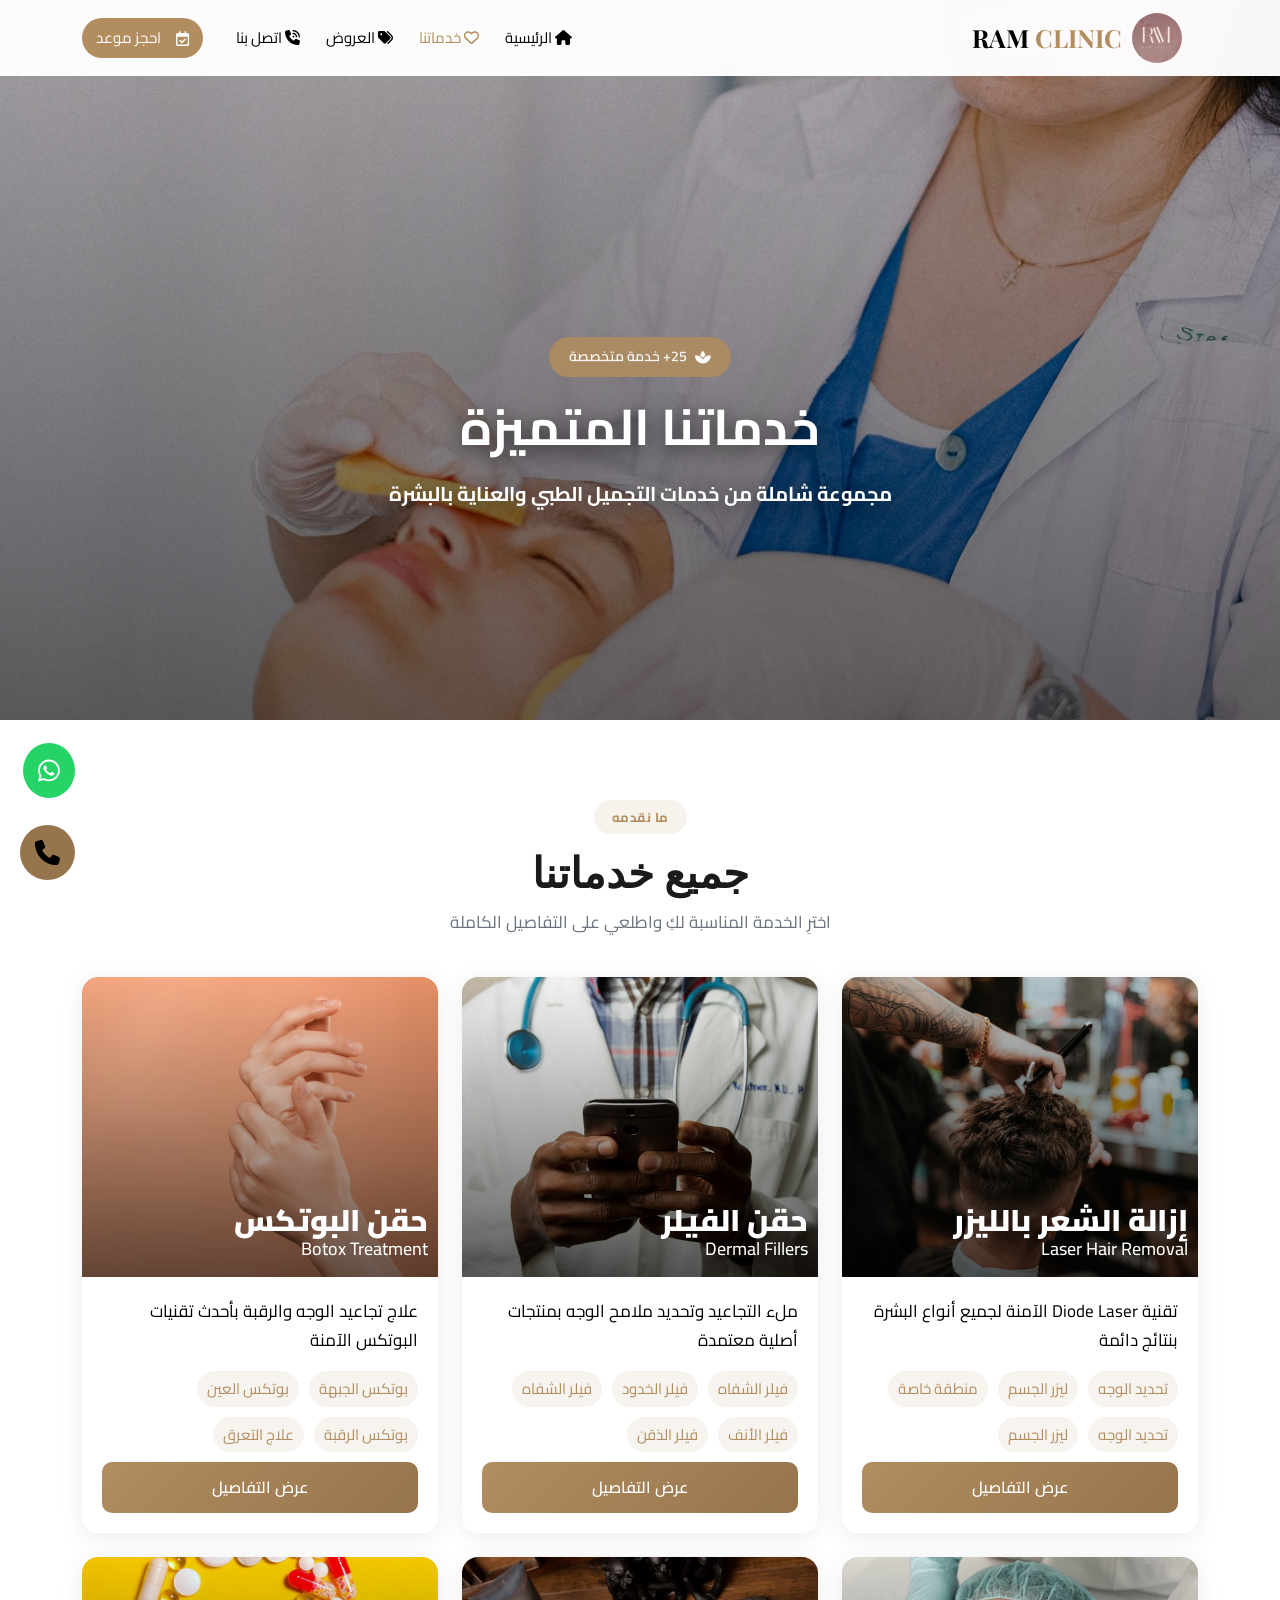
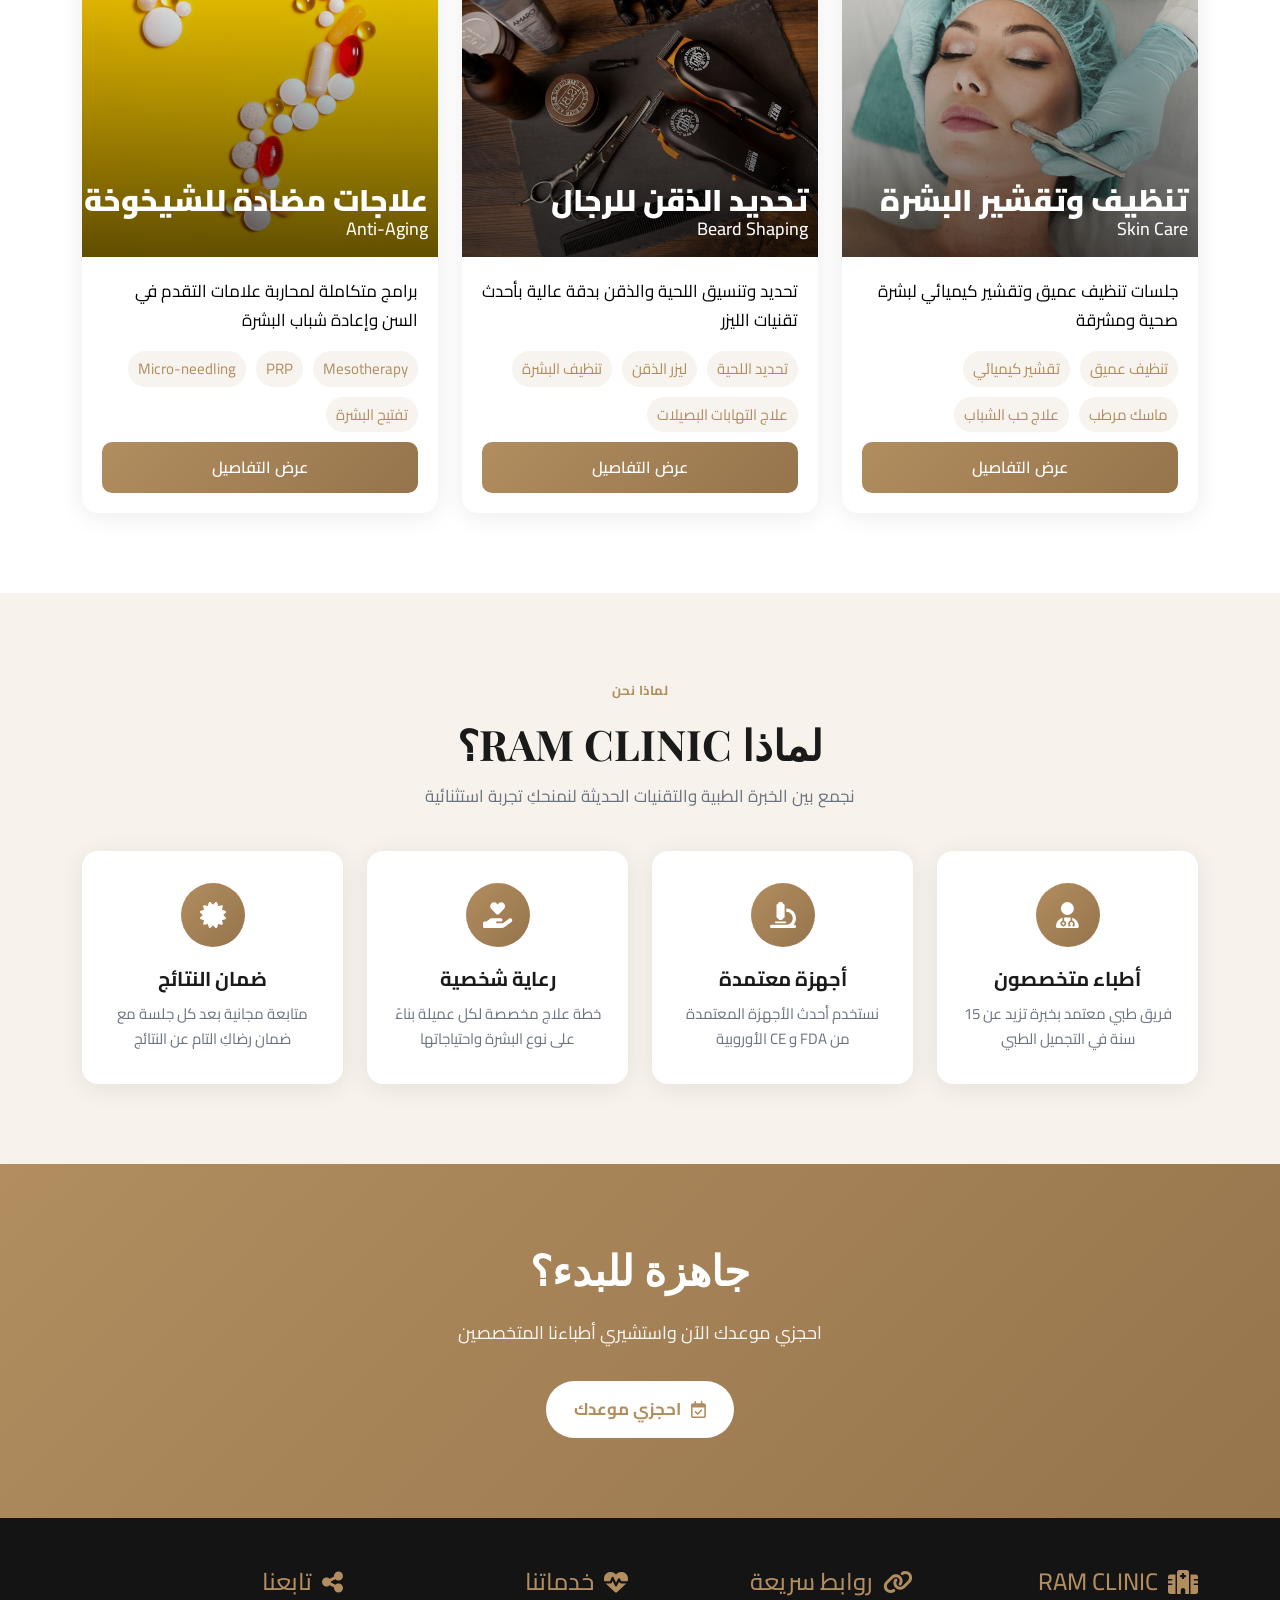
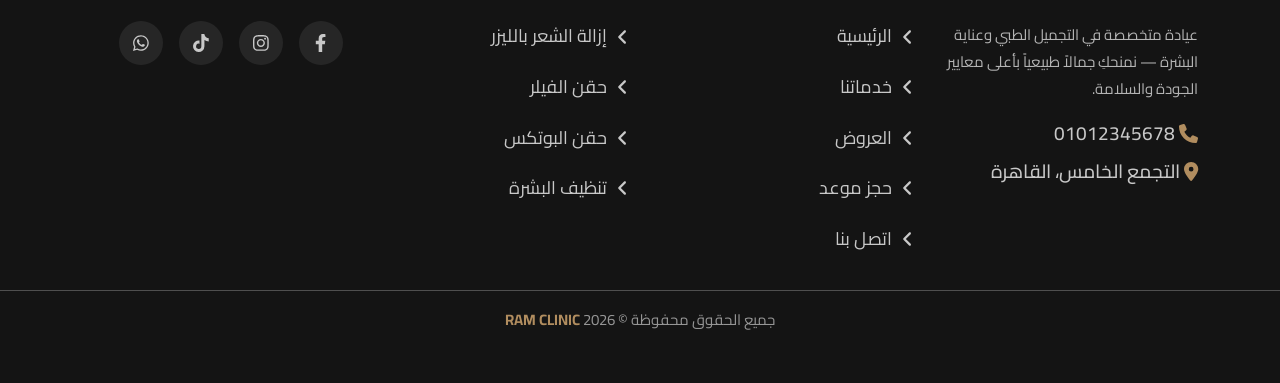
<file: html/services.html>
<!doctype html>
<html lang="ar" dir="rtl">
  <head>
    <meta charset="UTF-8" />
    <meta
      name="keywords"
      content="RAM CLINIC, خدمات تجميل, ليزر, فيلر, بوتكس" />
    <meta
      name="description"
      content="خدمات RAM CLINIC — ليزر، فيلر، بوتكس، تنظيف البشرة، وعلاجات متخصصة." />
    <meta name="viewport" content="width=device-width, initial-scale=1.0" />
    <link rel="icon" href="../imges/logo.png" type="image/x-icon" />
    <title>خدماتنا | RAM CLINIC</title>
    <link rel="preconnect" href="https://fonts.googleapis.com" />
    <link rel="preconnect" href="https://fonts.gstatic.com" crossorigin />
    <link
      href="https://fonts.googleapis.com/css2?family=Cairo:wght@300;400;600;700;900&family=Playfair+Display:wght@600;700&display=swap"
      rel="stylesheet" />
    <link rel="stylesheet" href="../css/all.min.css" />
    <link rel="stylesheet" href="../css/bootstrap.min.css" />
    <link rel="stylesheet" href="../css/animate.css" />
    <link rel="stylesheet" href="../css/style.css" />
  </head>
  <body>
    <section class="sec-home">
      <nav class="navbar sticky-top navbar-expand-lg" id="mainNav">
        <div class="container">
          <a class="navbar-brand" href="../index.html">
            <img src="../imges/logo.png" alt="RAM CLINIC" />
            <h3>RAM <span>CLINIC</span></h3>
          </a>
          <button
            class="navbar-toggler"
            type="button"
            data-bs-toggle="collapse"
            data-bs-target="#main"
            aria-controls="main"
            aria-expanded="false"
            aria-label="Toggle navigation">
            <i class="fa-solid fa-bars open-icon"></i>
            <i class="fa-solid fa-x close-icon" style="display: none"></i>
          </button>
          <div class="collapse navbar-collapse" id="main">
            <ul class="navbar-nav me-auto mb-2 mb-lg-0">
              <li class="nav-item">
                <a class="nav-link" href="../index.html"><i
                    class="fa-solid fa-house"></i> الرئيسية</a>
              </li>
              <li class="nav-item">
                <a class="nav-link active" href="services.html"><i
                    class="fa-regular fa-heart"></i> خدماتنا</a>
              </li>
              <li class="nav-item">
                <a class="nav-link" href="offers.html"><i
                    class="fa-solid fa-tags"></i> العروض</a>
              </li>
              <li class="nav-item">
                <a class="nav-link" href="contact.html"><i
                    class="fa-solid fa-phone-volume"></i> اتصل بنا</a>
              </li>
            </ul>
            <a href="booking.html" class="btn booking"><i
                class="fa-regular fa-calendar-check"></i> احجز موعد</a>
          </div>
        </div>
      </nav>
    </section>

    <header
      class="header-details"
      style="background-image: url(&quot;../imges/header-services.jpg&quot;)">
      <div class="details-content">
        <span class="hero-badge wow fadeInUp" data-wow-delay="100ms"><i
            class="fa-solid fa-spa"></i> 25+ خدمة متخصصة</span>
        <h2 class="wow fadeInUp" data-wow-delay="200ms">خدماتنا المتميزة</h2>
        <p class="wow fadeInUp" data-wow-delay="350ms">
          مجموعة شاملة من خدمات التجميل الطبي والعناية بالبشرة
        </p>
      </div>
    </header>

    <section class="our-services page-section">
      <div class="container">
        <div class="section-header text-center">
          <span class="section-badge wow fadeInUp" data-wow-delay="100ms">ما
            نقدمه</span>
          <h2 class="wow fadeInUp" data-wow-delay="200ms">جميع خدماتنا</h2>
          <p class="wow fadeInUp" data-wow-delay="300ms">
            اخترِ الخدمة المناسبة لكِ واطلعي على التفاصيل الكاملة
          </p>
        </div>
        <div class="row g-4">
          <div class="col-12 col-md-6 col-lg-4">
            <div class="service-card wow fadeInUp" data-wow-delay="100ms">
              <div
                class="service-image"
                style="
                  background-image: url(&quot;../imges/service-laser.jpg&quot;);
                ">
                <div class="cont">
                  <h4>إزالة الشعر بالليزر</h4>
                  <h3>Laser Hair Removal</h3>
                </div>
              </div>
              <div class="service-content">
                <p>تقنية Diode Laser الآمنة لجميع أنواع البشرة بنتائج دائمة</p>
                <div class="divs">
                  <div>تحديد الوجه</div>
                  <div>ليزر الجسم</div>
                  <div>منطقة خاصة</div>
                  <div>تحديد الوجه</div>
                  <div>ليزر الجسم</div>
                </div>
                <a href="details.html" class="bot">عرض التفاصيل</a>
              </div>
            </div>
          </div>
          <div class="col-12 col-md-6 col-lg-4">
            <div class="service-card wow fadeInUp" data-wow-delay="200ms">
              <div
                class="service-image"
                style="
                  background-image: url(&quot;../imges/service-filler.jpg&quot;);
                ">
                <div class="cont">
                  <h4>حقن الفيلر</h4>
                  <h3>Dermal Fillers</h3>
                </div>
              </div>
              <div class="service-content">
                <p>ملء التجاعيد وتحديد ملامح الوجه بمنتجات أصلية معتمدة</p>
                <div class="divs">
                  <div>فيلر الشفاه</div>
                  <div>فيلر الخدود</div>
                  <div>فيلر الشفاه</div>
                  <div>فيلر الأنف</div>
                  <div>فيلر الذقن</div>
                </div>
                <a href="details.html" class="bot">عرض التفاصيل</a>
              </div>
            </div>
          </div>
          <div class="col-12 col-md-6 col-lg-4">
            <div class="service-card wow fadeInUp" data-wow-delay="300ms">
              <div
                class="service-image"
                style="
                  background-image: url(&quot;../imges/service-botox.jpg&quot;);
                ">
                <div class="cont">
                  <h4>حقن البوتكس</h4>
                  <h3>Botox Treatment</h3>
                </div>
              </div>
              <div class="service-content">
                <p>علاج تجاعيد الوجه والرقبة بأحدث تقنيات البوتكس الآمنة</p>
                <div class="divs">
                  <div>بوتكس الجبهة</div>
                  <div>بوتكس العين</div>
                  <div>بوتكس الرقبة</div>
                  <div>علاج التعرق</div>
                </div>
                <a href="details.html" class="bot">عرض التفاصيل</a>
              </div>
            </div>
          </div>
          <div class="col-12 col-md-6 col-lg-4">
            <div class="service-card wow fadeInUp" data-wow-delay="400ms">
              <div
                class="service-image"
                style="
                  background-image: url(&quot;../imges/service-skincare.jpg&quot;);
                ">
                <div class="cont">
                  <h4>تنظيف وتقشير البشرة</h4>
                  <h3>Skin Care</h3>
                </div>
              </div>
              <div class="service-content">
                <p>جلسات تنظيف عميق وتقشير كيميائي لبشرة صحية ومشرقة</p>
                <div class="divs">
                  <div>تنظيف عميق</div>
                  <div>تقشير كيميائي</div>
                  <div>ماسك مرطب</div>
                  <div>علاج حب الشباب</div>
                </div>
                <a href="details.html" class="bot">عرض التفاصيل</a>
              </div>
            </div>
          </div>
          <div class="col-12 col-md-6 col-lg-4">
            <div class="service-card wow fadeInUp" data-wow-delay="500ms">
              <div
                class="service-image"
                style="
                  background-image: url(&quot;../imges/service-beard.jpg&quot;);
                ">
                <div class="cont">
                  <h4>تحديد الذقن للرجال</h4>
                  <h3>Beard Shaping</h3>
                </div>
              </div>
              <div class="service-content">
                <p>تحديد وتنسيق اللحية والذقن بدقة عالية بأحدث تقنيات الليزر</p>
                <div class="divs">
                  <div>تحديد اللحية</div>
                  <div>ليزر الذقن</div>
                  <div>تنظيف البشرة</div>
                  <div>علاج التهابات البصيلات</div>
                </div>
                <a href="details.html" class="bot">عرض التفاصيل</a>
              </div>
            </div>
          </div>
          <div class="col-12 col-md-6 col-lg-4">
            <div class="service-card wow fadeInUp" data-wow-delay="600ms">
              <div
                class="service-image"
                style="
                  background-image: url(&quot;../imges/service-antiaging.jpg&quot;);
                ">
                <div class="cont">
                  <h4>علاجات مضادة للشيخوخة</h4>
                  <h3>Anti-Aging</h3>
                </div>
              </div>
              <div class="service-content">
                <p>
                  برامج متكاملة لمحاربة علامات التقدم في السن وإعادة شباب البشرة
                </p>
                <div class="divs">
                  <div>Mesotherapy</div>
                  <div>PRP</div>
                  <div>Micro-needling</div>
                  <div>تفتيح البشرة</div>
                </div>
                <a href="details.html" class="bot">عرض التفاصيل</a>
              </div>
            </div>
          </div>
        </div>
      </div>
    </section>

    <section class="why-us">
      <div class="container">
        <div class="section-header text-center">
          <span class="section-badge wow fadeInUp" data-wow-delay="100ms">لماذا
            نحن</span>
          <h2 class="wow fadeInUp" data-wow-delay="200ms">لماذا RAM CLINIC؟</h2>
          <p class="wow fadeInUp" data-wow-delay="300ms">
            نجمع بين الخبرة الطبية والتقنيات الحديثة لنمنحكِ تجربة استثنائية
          </p>
        </div>
        <div class="row g-4">
          <div class="col-12 col-md-6 col-lg-3">
            <div class="why-card wow fadeInUp" data-wow-delay="100ms">
              <div class="why-icon">
                <i class="fa-solid fa-user-doctor"></i>
              </div>
              <h4>أطباء متخصصون</h4>
              <p>فريق طبي معتمد بخبرة تزيد عن 15 سنة في التجميل الطبي</p>
            </div>
          </div>
          <div class="col-12 col-md-6 col-lg-3">
            <div class="why-card wow fadeInUp" data-wow-delay="200ms">
              <div class="why-icon"><i class="fa-solid fa-microscope"></i></div>
              <h4>أجهزة معتمدة</h4>
              <p>نستخدم أحدث الأجهزة المعتمدة من FDA و CE الأوروبية</p>
            </div>
          </div>
          <div class="col-12 col-md-6 col-lg-3">
            <div class="why-card wow fadeInUp" data-wow-delay="300ms">
              <div class="why-icon">
                <i class="fa-solid fa-hand-holding-heart"></i>
              </div>
              <h4>رعاية شخصية</h4>
              <p>خطة علاج مخصصة لكل عميلة بناءً على نوع البشرة واحتياجاتها</p>
            </div>
          </div>
          <div class="col-12 col-md-6 col-lg-3">
            <div class="why-card wow fadeInUp" data-wow-delay="400ms">
              <div class="why-icon">
                <i class="fa-solid fa-certificate"></i>
              </div>
              <h4>ضمان النتائج</h4>
              <p>متابعة مجانية بعد كل جلسة مع ضمان رضاكِ التام عن النتائج</p>
            </div>
          </div>
        </div>
      </div>
    </section>

    <section class="space">
      <div class="space-inner wow fadeInUp" data-wow-delay="200ms">
        <h3>جاهزة للبدء؟</h3>
        <p>احجزي موعدك الآن واستشيري أطباءنا المتخصصين</p>
        <a href="booking.html"><i class="fa-regular fa-calendar-check"></i>
          احجزي موعدك</a>
      </div>
    </section>

    <!-- Footer -->
    <footer class="footer">
      <div class="container">
        <div class="row g-4">
          <div class="col-12 col-md-6 col-lg-3">
            <div class="footer-card">
              <h4><i class="fa-solid fa-hospital"></i> RAM CLINIC</h4>
              <p class="footer-about">
                عيادة متخصصة في التجميل الطبي وعناية البشرة — نمنحكِ جمالاً
                طبيعياً بأعلى معايير الجودة والسلامة.
              </p>
              <h6><i class="fa-solid fa-phone i"></i> 01012345678</h6>
              <h6>
                <i class="fa-solid fa-location-dot i"></i> التجمع الخامس،
                القاهرة
              </h6>
            </div>
          </div>
          <div class="col-12 col-md-6 col-lg-3">
            <h4><i class="fa-solid fa-link"></i> روابط سريعة</h4>
            <a href="../index.html"><i class="fa-solid fa-angle-left"></i>
              الرئيسية</a>
            <a href="services.html"><i class="fa-solid fa-angle-left"></i>
              خدماتنا</a>
            <a href="offers.html"><i class="fa-solid fa-angle-left"></i>
              العروض</a>
            <a href="booking.html"><i class="fa-solid fa-angle-left"></i> حجز
              موعد</a>
            <a href="contact.html"><i class="fa-solid fa-angle-left"></i> اتصل
              بنا</a>
          </div>
          <div class="col-12 col-md-6 col-lg-3">
            <h4><i class="fa-solid fa-heart-pulse"></i> خدماتنا</h4>
            <a href="details.html"><i class="fa-solid fa-angle-left"></i> إزالة
              الشعر بالليزر</a>
            <a href="details.html"><i class="fa-solid fa-angle-left"></i> حقن
              الفيلر</a>
            <a href="details.html"><i class="fa-solid fa-angle-left"></i> حقن
              البوتكس</a>
            <a href="details.html"><i class="fa-solid fa-angle-left"></i> تنظيف
              البشرة</a>
          </div>
          <div class="col-12 col-md-6 col-lg-3">
            <h4><i class="fa-solid fa-share-nodes"></i> تابعنا</h4>
            <div class="links">
              <a href="#" aria-label="Facebook"><i
                  class="fa-brands fa-facebook-f"></i></a>
              <a href="#" aria-label="Instagram"><i
                  class="fa-brands fa-instagram"></i></a>
              <a href="#" aria-label="TikTok"><i
                  class="fa-brands fa-tiktok"></i></a>
              <a href="#" aria-label="WhatsApp"><i
                  class="fa-brands fa-whatsapp"></i></a>
            </div>
          </div>
        </div>
      </div>
      <hr />
      <div class="text-center copyright">
        <p>
          جميع الحقوق محفوظة &copy; 2026
          <span>RAM CLINIC</span>
        </p>
      </div>
    </footer>

    <button id="scrollTopBtn" class="scroll-top-btn" aria-label="العودة للأعلى">
      <i class="fa-solid fa-arrow-up"></i>
    </button>
    <div class="contact-phone">
      <a target="_blank" href="https://wa.me/201012345678"
        aria-label="WhatsApp"><i class="fa-brands fa-whatsapp whats"></i></a>
      <a target="_blank" href="tel:01012345678" aria-label="اتصل بنا"><i
          class="fa-solid fa-phone phone"></i></a>
    </div>

    <script src="../js/wow.min.js"></script>
    <script>
      new WOW({ resetAnimation: false, live: false }).init();
    </script>
    <script src="../js/all.min.js"></script>
    <script src="../js/bootstrap.min.js"></script>
    <script src="../js/main.js"></script>
  </body>
</html>
</file>
<file: css/style.css>
:root {
  --main-color: #b18d5f;
  --main-dark: #96744c;
  --main-light: #f7f3ec;
  --text-muted: #6b7280;
  --text-dark: #1a1a1a;
  --shadow: 0 4px 24px rgba(0, 0, 0, 0.08);
  --radius: 16px;
  --transition: 0.3s ease;
}
* {
  box-sizing: border-box;
}
body {
  overflow-x: hidden;
  font-family: "Cairo", sans-serif;
  color: var(--text-dark);
  line-height: 1.7;
}
html {
  scroll-behavior: smooth;
}
.navbar {
  position: fixed;
  background-color: rgba(255, 255, 255, 0.97) !important;
  backdrop-filter: blur(12px);
  width: 100%;
  left: 0;
  top: 0;
  z-index: 1000;
  padding: 8px 0;
  transition:
    box-shadow var(--transition),
    padding var(--transition);
  box-shadow: none;
}
.navbar.scrolled {
  box-shadow: var(--shadow);
  padding: 4px 0;
}
.sec-home .navbar-brand {
  display: flex;
  align-items: center;
  gap: 10px;
}
.sec-home .navbar-toggler,
.sec-home .navbar-toggler:focus {
  border: none !important;
  outline: none !important;
  box-shadow: none !important;
}
.sec-home .navbar-brand img {
  width: 50px;
  height: 50px;
  border-radius: 50%;
}
.sec-home .navbar-brand h3 {
  margin: 0;
  font-family: "Playfair Display", serif;
  color: black;
  font-size: 25px;
  font-weight: bold;
}
.sec-home .navbar-brand h3 span {
  color: var(--main-color);
}
.sec-home .nav-link {
  position: relative;
  font-size: 13px;
  margin: 0px !important;
  color: black !important;
}
.sec-home .nav-link::after {
  content: "";
  position: absolute;
  width: 0px;
  height: 2px;
  bottom: 0px;
  left: 0;
  background-color: #b18d5f;
  transition: width 0.3s ease;
}
.sec-home .nav-link:hover,
.sec-home .nav-link.active {
  color: var(--main-color) !important;
}
@media (min-width: 991px) {
  .sec-home .nav-link {
    position: relative;
    font-size: 15px;
    margin: 5px 0px !important;
    color: black !important;
  }
  .sec-home .nav-link {
    margin: 0 5px !important;
  }
  .sec-home .nav-link:hover::after {
    width: 100%;
  }
  .sec-home .booking:hover {
    margin-bottom: 10px;
    color: white !important;
  }
}
.sec-home .booking {
  display: flex;
  justify-content: center;
  gap: 15px;
  align-items: center;
  font-size: 15px;
  background: var(--main-color);
  color: white;
  margin-right: 20px;
  padding: 8px 13px;
  border-radius: 25px;
  transition: all 0.3s ease-in-out;
}

/* end section  nav */

/* start section home */
.hero-slider {
  width: 100%;
  height: 85vh;
  min-height: 500px;
  position: relative;
}
.hero-slide {
  position: relative;
  overflow: hidden;
}
.hero-slide img {
  width: 100%;
  height: 100%;
  object-fit: cover;
  animation: zoomEffect 8s ease-in-out infinite;
}
@keyframes zoomEffect {
  0% {
    transform: scale(1);
  }
  50% {
    transform: scale(1.08);
  }
  100% {
    transform: scale(1);
  }
}
.hero-content {
  position: absolute;
  top: 55%;
  left: 50%;
  transform: translate(-50%, -50%);
  text-align: center;
  color: white;
  padding: 20px;
}
.hero-slide::before {
  content: "";
  position: absolute;
  top: 0;
  left: 0;
  right: 0;
  bottom: 0;
  background: linear-gradient(
    to bottom,
    rgba(0, 0, 0, 0.3),
    rgba(0, 0, 0, 0.6)
  );
  z-index: 1;
}
.hero-slide * {
  z-index: 2;
}
.hero-content h2 {
  font-size: 50px;
  margin-bottom: 20px;
  font-weight: bold;
  text-shadow: 0 4px 20px rgba(0, 0, 0, 0.6);
}
.hero-content p {
  font-size: 18px;
  margin-top: 10px;
  text-shadow: 0 4px 20px rgba(0, 0, 0, 0.5);
}
@media (max-width: 750px) {
  .hero-content h2 {
    font-size: 40px;
    margin-bottom: 20px;
    font-weight: bold;
    text-shadow: 0 4px 20px rgba(0, 0, 0, 0.6);
  }
  .hero-content p {
    font-size: 16px;
    margin-top: 10px;
    text-shadow: 0 4px 20px rgba(0, 0, 0, 0.5);
  }
}
@media (max-width: 500px) {
  .hero-content h2 {
    font-size: 30px;
    margin-bottom: 20px;
    font-weight: bold;
    text-shadow: 0 4px 20px rgba(0, 0, 0, 0.6);
  }
  .hero-content p {
    font-size: 15px;
    margin-top: 10px;
    text-shadow: 0 4px 20px rgba(0, 0, 0, 0.5);
  }
}
.hero-button {
  display: inline-flex;
  align-items: center;
  text-decoration: none;
  gap: 10px;
  margin-top: 24px;
  background: var(--main-color);
  color: white !important;
  padding: 14px 32px !important;
  border-radius: 50px;
  font-weight: 600;
  font-size: 16px;
  transition:
    transform var(--transition),
    box-shadow var(--transition);
}
.hero-button:hover {
  transform: translateY(-4px);
  box-shadow: 0 8px 24px rgba(177, 141, 95, 0.5);
  color: white !important;
}
.swiper-pagination-bullet {
  width: 12px;
  height: 12px;
  background: white;
  opacity: 0.5;
  border: 2px solid var(--main-color);
  transition: 0.3s ease;
}
.swiper-pagination-bullet-active {
  background: var(--main-color);
  opacity: 1;
}
.swiper-button-next,
.swiper-button-prev {
  color: var(--main-color) !important;
  width: 50px;
  height: 50px;
  border-radius: 50%;
  background-color: rgb(177 141 95 / 30%) !important;
  text-shadow: 0 0 10px rgba(0, 0, 0, 0.5);
}
.swiper-button-next:after,
.swiper-rtl .swiper-button-prev:after {
  font-size: 25px !important;
}
.swiper-button-prev:after,
.swiper-rtl .swiper-button-next:after {
  font-size: 25px !important;
}
.hero-badge {
  display: inline-flex;
  align-items: center;
  gap: 8px;
  background: rgba(177, 141, 95, 0.85);
  color: white;
  padding: 8px 20px;
  border-radius: 50px;
  font-size: 14px;
  font-weight: 600;
  margin-bottom: 20px;
  backdrop-filter: blur(4px);
}

/* Section Badge */
.section-badge {
  display: inline-block;
  background: var(--main-light);
  color: var(--main-color);
  padding: 6px 18px;
  border-radius: 50px;
  font-size: 13px;
  font-weight: 700;
  letter-spacing: 0.5px;
  margin-bottom: 12px;
}
.section-header h2 {
  font-family: "Playfair Display", serif;
  font-size: clamp(28px, 4vw, 42px);
  font-weight: 700;
  margin-bottom: 12px;
}
.section-header p {
  color: var(--text-muted);
  font-size: 17px;
  max-width: 600px;
  margin: 0 auto 40px;
}

/* Stats Bar */
.stats-bar {
  background: linear-gradient(
    135deg,
    var(--main-color) 0%,
    var(--main-dark) 100%
  );
  padding: 50px 0;
  margin-top: -2px;
}
.stat-item {
  text-align: center;
  color: white;
}
.stat-icon {
  width: 56px;
  height: 56px;
  background: rgba(255, 255, 255, 0.15);
  border-radius: 50%;
  display: flex;
  align-items: center;
  justify-content: center;
  margin: 0 auto 12px;
  font-size: 22px;
}
.stat-item h3 {
  font-size: 36px;
  font-weight: 900;
  margin-bottom: 4px;
  font-family: "Playfair Display", serif;
}
.stat-item p {
  font-size: 15px;
  opacity: 0.9;
  margin: 0;
}

/* end section home */

/* start section latest-offers */
.latest-offers {
  background-color: var(--main-light);
  padding: 80px 0;
}
.latest-offers .section-header h2,
.latest-offers h2 {
  font-family: "Playfair Display", serif;
}
.latest-offers-slider .swiper-slide {
  display: flex;
  justify-content: center;
}
.latest-offers-slider .swiper-slide {
  display: flex;
  justify-content: center;
}
.latest-offers .offer-card {
  position: relative;
  width: 100%;
  max-width: 325px;
  height: 400px;
  background-size: 100%;
  background-position: center;
  border-radius: 15px;
  overflow: hidden;
  transition: 0.3s;
}
.latest-offers .offer-card:hover {
  background-size: 105%;
}
.latest-offers .offer-card:after {
  content: "";
  position: absolute;
  top: 0;
  left: 0;
  right: 0;
  bottom: 0;
  z-index: 1;
  transition: background 0.5s ease;
}
.latest-offers .offer-card:hover:after {
  background: linear-gradient(
    to bottom,
    rgba(0, 0, 0, 0) 0%,
    rgba(0, 0, 0, 0.7) 100%
  );
}
.latest-offers .offer-content {
  position: absolute;
  bottom: -250px;
  left: 0;
  width: 100%;
  padding: 15px;
  color: white;
  text-align: right;
  padding: 0 23px;
  z-index: 2;
  transition: all 0.5s ease;
}
.latest-offers .offer-card:hover .offer-content {
  bottom: 20px; /* المكان النهائي داخل الكارت */
}
.offer-discount {
  position: absolute;
  top: 16px;
  right: 16px;
  background: #e53e3e;
  color: white;
  padding: 6px 14px;
  border-radius: 50px;
  font-size: 13px;
  font-weight: 700;
  z-index: 3;
}
.offer-price {
  display: block;
  font-size: 18px;
  font-weight: 700;
  margin-bottom: 12px;
  color: #ffd700;
}
.offer-price del {
  font-size: 14px;
  opacity: 0.7;
  margin-right: 8px;
  font-weight: 400;
}
.latest-offers .offer-content h3 {
  font-size: 30px;
  color: white;
  font-weight: 900;
  margin-bottom: 5px;
}
.latest-offers .offer-content p {
  font-size: 17px;
  color: #fff;
  margin-bottom: 15px;
}
.latest-offers .bookingg {
  font-size: 16px;
  background: var(--main-color);
  color: white !important;
  text-decoration: none;
  cursor: pointer;
  padding: 8px 12px;
  margin-bottom: 20px;
  border-radius: 25px;
}
.latest-offers .latest-offers-slider .swiper-pagination {
  position: relative;
  margin-top: 25px;
  bottom: auto;
  text-align: center;
}
.latest-offers .latest-offers-slider .swiper-pagination-bullet {
  width: 10px;
  height: 10px;
  background: #f59e0b;
  border: none;
  opacity: 0.5;
  transition: all 0.3s ease;
  margin: 0 5px;
}
.latest-offers
  .latest-offers-slider
  .swiper-pagination-bullet.swiper-pagination-bullet-active {
  width: 20px;
  height: 10px;
  opacity: 1;
  border-radius: 40%;
}
/* end section latest-offers */

/*  start section Our services  */
.our-services {
  padding: 80px 0;
  background-color: #fff;
}
.our-services .section-header h2,
.our-services h2 {
  font-family: "Playfair Display", serif;
}
.our-services .service-card {
  border-radius: var(--radius);
  margin-bottom: 0;
  overflow: hidden;
  box-shadow: var(--shadow);
  transition:
    transform var(--transition),
    box-shadow var(--transition);
  height: 100%;
}
.our-services .service-card:hover {
  transform: translateY(-6px);
  box-shadow: 0 12px 32px rgba(0, 0, 0, 0.12);
}
.our-services .service-image {
  position: relative;
  width: 100%;
  height: 300px;
  background-position: center;
  background-size: cover;
}
.our-services .service-image::after {
  content: "";
  position: absolute;
  top: 0;
  left: 0;
  right: 0;
  bottom: 0;
  background: linear-gradient(
    to top,
    rgb(0 0 0 / 60%) 0%,
    rgb(0 0 0 / 0%) 100%
  );
}
.our-services .service-image .cont {
  z-index: 3;
  position: absolute;
  bottom: 10px;
  right: 10px;
  color: white;
}
.our-services .service-image .cont h4 {
  font-size: 30px;
  font-weight: 900;
  padding: 0;
  margin: 0;
}
.our-services .service-image .cont h3 {
  font-size: 18px;
}
.our-services .service-card .service-content {
  padding: 20px;
}
.our-services .service-card .service-content p {
  color: black;
  font-size: 17px;
}
.our-services .service-card .service-content .divs {
  display: flex;
  flex-wrap: wrap;
  gap: 10px;
}
.our-services .service-card .service-content .divs div {
  background: rgb(247 243 239);
  border-radius: 25px;
  padding: 5px 10px;
  font-size: 15px;
  color: rgb(177 141 95);
}
.our-services .service-card .service-content .bot {
  margin-top: 10px;
  width: 100%;
  background: linear-gradient(
    135deg,
    var(--main-color) 0%,
    var(--main-dark) 100%
  );
  color: white;
  text-align: center;
  border-radius: 10px;
  display: block;
  text-decoration: none;
  padding: 12px;
  font-weight: 600;
  transition: opacity var(--transition);
}
.our-services .service-card .service-content .bot:hover {
  opacity: 0.9;
  color: white;
}

/* Why Choose Us */
.why-us {
  padding: 80px 0;
  background: var(--main-light);
}
.why-card {
  background: white;
  border-radius: var(--radius);
  padding: 32px 24px;
  text-align: center;
  box-shadow: var(--shadow);
  height: 100%;
  transition: transform var(--transition);
}
.why-card:hover {
  transform: translateY(-4px);
}
.why-icon {
  width: 64px;
  height: 64px;
  background: linear-gradient(135deg, var(--main-color), var(--main-dark));
  border-radius: 50%;
  display: flex;
  align-items: center;
  justify-content: center;
  margin: 0 auto 20px;
  font-size: 26px;
  color: white;
}
.why-card h4 {
  font-size: 20px;
  font-weight: 700;
  margin-bottom: 10px;
}
.why-card p {
  color: var(--text-muted);
  font-size: 15px;
  margin: 0;
}
/*  end section Our services  */

/* start section Booking appointment */
.Booking-appointment {
  background: linear-gradient(180deg, #fff 0%, var(--main-light) 100%);
  padding: 80px 0;
}
.Booking-appointment .section-header h2,
.Booking-appointment h2 {
  font-family: "Playfair Display", serif;
}
.Booking-appointment form {
  width: 100%;
  max-width: 720px;
  margin: 0 auto;
  background-color: white;
  border-radius: var(--radius);
  border: none;
  padding: 36px;
  box-shadow: var(--shadow);
}
.Booking-appointment form .input-group {
  position: relative;
  width: 100%;
  margin-bottom: 4px;
}
.Booking-appointment form .field-label {
  display: block;
  margin-bottom: 8px;
  font-weight: 600;
  color: var(--text-dark);
}
.Booking-appointment form .field-label i {
  color: var(--main-color);
  margin-left: 6px;
}
.Booking-appointment form .inputs {
  display: flex;
  gap: 15px;
}
@media (max-width: 500px) {
  .Booking-appointment form .inputs {
    display: block;
    gap: 15px;
  }
}
.Booking-appointment form input,
.Booking-appointment form select,
.Booking-appointment form textarea {
  width: 100%;
  border: 1px solid rgb(200 200 200);
  border-radius: 10px;
  padding: 10px 15px;
  font-size: 16px;
  outline: none;
  margin-bottom: 20px;
  transition: all 0.3s ease-in-out;
}
.Booking-appointment form input:focus,
.Booking-appointment form select:focus,
.Booking-appointment form textarea:focus {
  border-color: var(--main-color);
}
.Booking-appointment form textarea {
  resize: none;
  height: 100px;
}
.Booking-appointment form button {
  width: 100%;
  background: linear-gradient(135deg, #b18d5f 0%, #96744c 100%);
  color: black;
}
.Booking-appointment form .labet {
  position: absolute;
  top: 20px;
  right: 15px;
  transform: translateY(-50%);
  pointer-events: none;
  transition: all 0.3s ease-in-out;
  background-color: white;
  padding: 0 5px;
}
.Booking-appointment form input:focus + .labet {
  top: 0px;
}
.Booking-appointment .btn-submit {
  width: auto;
  min-width: 200px;
  padding: 14px 32px;
  border-radius: 50px;
  color: white;
  border: none;
  font-size: 17px;
  font-weight: 600;
  background: linear-gradient(135deg, var(--main-color), var(--main-dark));
  cursor: pointer;
  transition:
    transform var(--transition),
    box-shadow var(--transition);
}
.Booking-appointment .btn-submit:hover {
  transform: translateY(-2px);
  box-shadow: 0 6px 20px rgba(177, 141, 95, 0.4);
}
.page-section {
  padding: 80px 0;
}
.header-details.header-short {
  height: 60vh;
  min-height: 420px;
}
.booking-form-wrap,
.contact-form-wrap {
  background: white;
  border-radius: var(--radius);
  box-shadow: var(--shadow);
  padding: 28px 24px;
}
.form-title {
  margin: 0 0 24px;
  font-size: 28px;
  font-weight: 800;
  color: var(--text-dark);
}
.form-title i {
  color: var(--main-color);
  margin-left: 8px;
}
.booking-sidebar {
  background: linear-gradient(180deg, #fff 0%, #f6efe8 100%);
  border-radius: var(--radius);
  box-shadow: var(--shadow);
  padding: 28px 24px;
  height: 100%;
}
.booking-sidebar h4 {
  font-size: 28px;
  font-weight: 800;
  margin-bottom: 20px;
  color: var(--text-dark);
}
.booking-step {
  display: flex;
  align-items: flex-start;
  gap: 14px;
  margin-bottom: 18px;
}
.step-num {
  width: 38px;
  height: 38px;
  border-radius: 50%;
  background: linear-gradient(135deg, var(--main-color), var(--main-dark));
  color: white;
  display: flex;
  align-items: center;
  justify-content: center;
  font-weight: 700;
  flex-shrink: 0;
}
.booking-step h5,
.booking-contact-info h5 {
  font-size: 20px;
  font-weight: 700;
  margin: 0 0 5px;
  color: var(--text-dark);
}
.booking-step p,
.booking-contact-info p {
  margin: 0;
  color: var(--text-muted);
  font-size: 15px;
  line-height: 1.7;
}
.booking-contact-info {
  margin-top: 16px;
}
.booking-contact-info a {
  display: inline-block;
  color: var(--main-color);
  text-decoration: none;
  font-weight: 700;
}
.booking-contact-info a:hover {
  color: var(--main-dark);
}
.contact-form-wrap form {
  width: 100%;
  max-width: 100%;
  margin: 0;
  background: transparent;
  border-radius: var(--radius);
  padding: 0;
  box-shadow: none;
}
.contact-form-wrap .input-group {
  position: relative;
  width: 100%;
  margin-bottom: 18px;
}
.contact-form-wrap .field-label {
  display: block;
  margin-bottom: 8px;
  font-weight: 600;
  color: var(--text-dark);
}
.contact-form-wrap .field-label i {
  color: var(--main-color);
  margin-left: 6px;
}
.contact-form-wrap input,
.contact-form-wrap select,
.contact-form-wrap textarea {
  width: 100%;
  border: 1px solid rgb(200 200 200);
  border-radius: 10px;
  padding: 12px 15px;
  font-size: 16px;
  outline: none;
  transition: all 0.3s ease-in-out;
  background: #fff;
}
.contact-form-wrap input:focus,
.contact-form-wrap select:focus,
.contact-form-wrap textarea:focus {
  border-color: var(--main-color);
  box-shadow: 0 0 0 4px rgba(177, 141, 95, 0.12);
}
.contact-form-wrap textarea {
  resize: vertical;
  min-height: 140px;
}
.contact-form-wrap .labet {
  position: absolute;
  top: 20px;
  right: 15px;
  transform: translateY(-50%);
  pointer-events: none;
  transition: all 0.3s ease-in-out;
  background: white;
  padding: 0 5px;
  font-size: 14px;
  color: var(--text-muted);
}
.contact-form-wrap input:focus + .labet,
.contact-form-wrap input:not(:placeholder-shown) + .labet {
  top: 0px;
  color: var(--main-color);
}
.contact-form-wrap .btn-submit {
  display: inline-flex;
  align-items: center;
  justify-content: center;
  gap: 8px;
  min-width: 220px;
  padding: 14px 28px;
  border-radius: 50px;
  color: white;
  border: none;
  font-size: 17px;
  font-weight: 600;
  background: linear-gradient(135deg, var(--main-color), var(--main-dark));
  cursor: pointer;
  transition:
    transform var(--transition),
    box-shadow var(--transition);
}
.contact-form-wrap .btn-submit:hover {
  transform: translateY(-2px);
  box-shadow: 0 6px 20px rgba(177, 141, 95, 0.4);
}
.contact-form-wrap h3 {
  margin: 0 0 22px;
  font-size: clamp(26px, 2vw, 34px);
  font-weight: 800;
  color: var(--text-dark);
}
.contact-form-wrap h3 i {
  color: var(--main-color);
  margin-left: 8px;
}
.contact-us .contact-box {
  background: white;
  border-radius: var(--radius);
  box-shadow: var(--shadow);
  padding: 24px 18px;
  text-align: center;
  height: 100%;
}
.contact-box-icon {
  width: 60px;
  height: 60px;
  margin: 0 auto 16px;
  border-radius: 50%;
  display: flex;
  align-items: center;
  justify-content: center;
  background: linear-gradient(
    135deg,
    var(--main-light),
    rgba(177, 141, 95, 0.18)
  );
  color: var(--main-color);
  font-size: 24px;
}
.contact-us .contact-box h5 {
  margin: 0 0 12px;
  font-size: 22px;
  font-weight: 800;
  color: var(--text-dark);
}
.contact-us .contact-box p,
.contact-us .contact-box p a {
  margin: 0;
  color: var(--text-muted);
  font-size: 15px;
  line-height: 1.8;
  text-decoration: none;
}
.contact-us .contact-box p a:hover {
  color: var(--main-color);
}
.social-contact {
  margin-top: 24px;
  background: #ffffff;
  border-radius: var(--radius);
  box-shadow: var(--shadow);
  padding: 22px 20px;
  border: 1px solid rgba(177, 141, 95, 0.08);
  display: flex;
  flex-direction: column;
  gap: 14px;
  align-items: center;
  justify-content: center;
}
.social-contact-header {
  width: 100%;
  text-align: center;
}
.social-contact h5 {
  margin: 0;
  font-size: 22px;
  font-weight: 800;
  color: var(--text-dark);
}
.social-links-row {
  display: flex;
  flex-wrap: wrap;
  justify-content: center;
  gap: 12px;
  width: 100%;
}
.social-link {
  width: 44px;
  height: 44px;
  border-radius: 50%;
  display: flex;
  align-items: center;
  justify-content: center;
  text-decoration: none;
  font-size: 18px;
  transition:
    transform var(--transition),
    box-shadow var(--transition),
    filter var(--transition);
  box-shadow: 0 8px 18px rgba(0, 0, 0, 0.08);
}
.social-link:hover {
  transform: translateY(-2px) scale(1.03);
  filter: brightness(1.03);
}
.social-link.facebook {
  background: #f3f7ff;
  color: #1877f2;
}
.social-link.instagram {
  background: linear-gradient(135deg, #fdf2f8, #f5e7ff);
  color: #d62976;
}
.social-link.tiktok {
  background: #111827;
  color: white;
}
.social-link.whatsapp {
  background: #eafaf1;
  color: #25d366;
}
.map-wrap {
  border-radius: var(--radius);
  overflow: hidden;
  box-shadow: var(--shadow);
  height: 100%;
  min-height: 340px;
  margin-bottom: 18px;
}
.map-wrap iframe {
  width: 100%;
  height: 100%;
  min-height: 340px;
  border: 0;
  display: block;
}
@media (max-width: 991px) {
  .Booking-appointment form .inputs {
    display: block;
  }
  .booking-form-wrap,
  .contact-form-wrap,
  .booking-sidebar {
    padding: 22px 18px;
  }
}
/* end section Booking appointment */

/* start section Opinions */
.opinions {
  padding: 80px 0;
  background-color: #fff;
}
.opinions .section-header h2,
.opinions h2 {
  font-family: "Playfair Display", serif;
}
.opinions .stars {
  color: #f59e0b;
  margin-bottom: 12px;
  font-size: 14px;
  display: flex;
  gap: 3px;
}
.opinions .opinion-card .avatar {
  width: 48px;
  height: 48px;
  background: linear-gradient(135deg, var(--main-color), var(--main-dark));
  border-radius: 50%;
  display: flex;
  align-items: center;
  justify-content: center;
  color: white;
  font-size: 20px;
  font-weight: 700;
  flex-shrink: 0;
}
.opinions .opinion-card {
  position: relative;
  margin-bottom: 20px;
  background-color: white;
  border-radius: 15px;
  padding: 20px;
  box-shadow: 1px 1px 15px rgb(0 0 0 / 10%);
}
.opinions .opinion-card::after {
  content: '"';
  font-size: 4rem;
  position: absolute;
  top: -1rem;
  right: 1rem;
  color: #f59e0b;
  opacity: 0.2;
}
.opinions .opinion-card p {
  font-size: 18px;
  color: rgb(75 85 99);
  margin-bottom: 20px;
}
.opinions .opinion-card .connt {
  display: flex;
  gap: 10px;
  align-items: center;
}
.opinions .opinion-card .connt .i {
  display: none;
}
.opinions .opinion-card .connt h5 {
  margin: 0;
  font-size: 25px;
  font-weight: 900;
}
.opinions .opinion-card .connt h6 {
  font-size: 13px;
  color: rgb(107 114 128);
  margin: 0;
  padding: 0;
}
/* end section Opinions */

/* start section Contact us */
.contact-us {
  padding: 80px 0;
  background-color: var(--main-light);
}
.contact-us .section-header h2,
.contact-us h2 {
  font-family: "Playfair Display", serif;
}
.contact-us .contact-card .icon-wrap {
  background: white;
  width: 48px;
  height: 48px;
  padding: 0;
  border-radius: 50%;
  display: flex;
  align-items: center;
  justify-content: center;
  color: var(--main-color);
  font-size: 18px;
  flex-shrink: 0;
  box-shadow: var(--shadow);
}
.contact-us .contact-card h6 a {
  color: var(--text-muted);
  text-decoration: none;
  transition: color var(--transition);
}
.contact-us .contact-card h6 a:hover {
  color: var(--main-color);
}
.map-wrap {
  border-radius: var(--radius);
  overflow: hidden;
  box-shadow: var(--shadow);
  height: 100%;
  min-height: 350px;
}
.map-wrap iframe {
  width: 100%;
  height: 100%;
  min-height: 350px;
  border: 0;
  display: block;
}
.contact-us .contact-card {
  display: flex;
  gap: 15px;
  margin-bottom: 25px;
}
.contact-us .contact-card .i {
  background: rgb(247 243 239);
  width: 15px;
  height: 15px;
  padding: 15px;
  border-radius: 50%;
  margin: 0;
  color: rgb(177 141 95);
}
.contact-us .contact-card h5 {
  font-size: 28px;
  font-weight: 900;
  color: black;
}
.contact-us .contact-card h6 {
  color: rgb(75 85 99);
  font-size: 18px;
}
/* end section Contact us */

/* start section footer */
.footer {
  background-color: rgb(20 20 20);
  padding: 50px 0;
  color: white;
}
.footer h4 {
  color: var(--main-color);
  margin-bottom: 25px;
  display: flex;
  align-items: center;
  gap: 10px;
}
.footer .i {
  color: var(--main-color);
}
.footer h6 {
  color: rgb(200 200 200);
  font-size: 19px;
  margin-bottom: 15px;
  transition: 0.3s;
}
.footer h6:hover {
  color: var(--main-color);
}
.footer a {
  text-decoration: none;
  color: rgb(200 200 200);
  font-size: 18px;
  cursor: pointer;
  display: block;
  margin-bottom: 20px;
  display: flex;
  gap: 10px;
  align-items: center;
  transition: 0.3s;
}
.footer a:hover {
  color: var(--main-color) !important;
}
.footer .footer-about {
  color: rgb(180 180 180);
  font-size: 15px;
  line-height: 1.8;
  margin-bottom: 20px;
}

.footer .copyright p {
  color: rgb(150 150 150);
  font-size: 15px;
  margin: 0;
}

.footer .copyright span {
  color: var(--main-color);
  font-weight: 700;
}

.footer .links {
  display: flex;
  flex-direction: row;
  gap: 16px;
}

.footer .links a {
  width: 44px;
  height: 44px;
  background: rgba(255, 255, 255, 0.08);
  border-radius: 50%;
  display: flex;
  align-items: center;
  justify-content: center;
  font-size: 18px;
  margin-bottom: 0;
  transition:
    background var(--transition),
    color var(--transition);
}

.footer .links a:hover {
  background: var(--main-color);
  color: white !important;
}
/* end section footer */

/* start scroll top */
.scroll-top-btn {
  position: fixed;
  bottom: 25px;
  right: 25px;
  width: 45px;
  height: 45px;
  border-radius: 50%;
  background: #c5a574;
  color: white;
  border: none;
  display: flex;
  justify-content: center;
  align-items: center;
  font-size: 20px;
  cursor: pointer;
  box-shadow: 0 4px 12px rgba(0, 0, 0, 0.2);
  transition: 0.3s ease;
  z-index: 999;
  opacity: 0;
  pointer-events: none;
  z-index: 1000;
}
.scroll-top-btn.show {
  opacity: 1 !important;
  pointer-events: auto;
}
.scroll-top-btn:hover {
  transform: scale(1.1);
}
.contact-phone {
  position: fixed;
  left: 20px;
  bottom: 20px;
  z-index: 999;
  display: flex;
  flex-direction: column;
  gap: 12px;
}
.contact-phone a {
  display: flex;
  text-decoration: none;
  transition: transform var(--transition);
}
.contact-phone a:hover {
  transform: scale(1.1);
}
.contact-phone .whats {
  font-size: 25px;
  background: #25d366;
  color: white;
  padding: 15px;
  border-radius: 50%;
  margin-bottom: 15px;
}
.contact-phone .phone {
  font-size: 25px;
  background: #96744c;
  color: black;
  padding: 15px;
  border-radius: 50%;
}
/* end scroll top */

/* start header-details */
.header-details {
  height: 80vh;
  width: 100%;
  position: relative;
  background-position: center !important;
  background-size: cover !important;
  background-repeat: no-repeat !important;
}
.header-details::after {
  content: "";
  position: absolute;
  top: 0;
  left: 0;
  right: 0;
  bottom: 0;
  background: linear-gradient(
    to bottom,
    rgba(0, 0, 0, 0.3),
    rgba(0, 0, 0, 0.6)
  );
  z-index: 1;
}
.header-details * {
  z-index: 2;
}
.header-details .details-content {
  position: absolute;
  top: 60%;
  left: 50%;
  width: 100%;
  transform: translate(-50%, -50%);
  text-align: center;
  color: white;
  padding: 20px;
}
.header-details .details-content h2 {
  font-size: 50px;
  margin-bottom: 20px;
  font-weight: bold;
  text-shadow: 0 4px 20px rgba(0, 0, 0, 0.6);
}
.header-details .details-content p {
  font-size: 20px;
  font-weight: 700;
  text-shadow: 0 4px 20px rgba(0, 0, 0, 0.5);
}
.sec-details {
  padding: 80px 0;
  background-color: #f9fafb;
}
.sec-details .title h2 {
  margin-bottom: -15px;
  font-size: 50px;
  font-weight: 900;
}
.sec-details .title .line {
  background: linear-gradient(to right, #b18d5f, transparent);
  display: inline-block;
  width: 100px;
  height: 3px;
  margin-bottom: 70px;
}
.sec-details .details-crud {
  background-color: white;
  padding: 20px;
  border-radius: 10px;
  box-shadow: 0 0 5px rgba(0, 0, 0, 0.1);
  margin-bottom: 20px;
  transition: 0.4s;
}
.sec-details .details-crud:hover {
  box-shadow: 0 0 15px rgba(0, 0, 0, 0.2);
}
.sec-details .details-crud .img {
  width: 100%;
  overflow: hidden;
  border-radius: 10px;
}
.sec-details .details-crud .img img {
  width: 100%;
  height: 250px;
  transition: transform 0.3s ease;
  border-radius: 10px;
}
.sec-details .details-crud:hover .img img {
  border-radius: 10px;
  transform: scale(1.05);
}
.sec-details .details-crud h4 {
  margin-top: 20px;
  color: black;
  font-size: 22px;
}
.sec-details .details-crud p {
  color: rgb(75 85 99);
  font-size: 18px;
  min-height: 60px;
}
.sec-details .details-crud .divs {
  display: flex;
  flex-wrap: wrap;
  gap: 8px;
}
.sec-details .details-crud .divs div {
  background: rgb(247 243 239);
  color: rgb(177 141 95);
  padding: 3px 8px;
  font-size: 15px;
  border-radius: 18px;
}
.sec-details .details-crud .p {
  display: flex;
  align-items: center;
  gap: 10px;
  font-size: 15px;
  margin-top: 11px;
  color: rgb(75 85 99);
}
/* end header-details */

/* start section offers */
.offers {
  padding: 80px 0;
  background-color: #fff;
}
.offers .section-header h2 {
  font-family: "Playfair Display", serif;
}
.offers .offers-curd {
  background-color: white;
  border-radius: var(--radius);
  box-shadow: var(--shadow);
  margin-bottom: 0;
  overflow: hidden;
  height: 100%;
  display: flex;
  flex-direction: column;
  transition:
    transform var(--transition),
    box-shadow var(--transition);
}
.offers .offers-curd:hover {
  transform: translateY(-6px);
  box-shadow: 0 12px 32px rgba(0, 0, 0, 0.12);
}
.offers .offer-img-wrap {
  position: relative;
  overflow: hidden;
  height: 220px;
}
.offers .offer-img-wrap img {
  width: 100%;
  height: 100%;
  object-fit: cover;
  transition: transform 0.4s ease;
}
.offers .offers-curd:hover .offer-img-wrap img {
  transform: scale(1.06);
}
.offers .offer-tag {
  position: absolute;
  top: 14px;
  right: 14px;
  background: var(--main-color);
  color: white;
  padding: 5px 14px;
  border-radius: 50px;
  font-size: 12px;
  font-weight: 700;
  z-index: 2;
}
.offers .offer-tag.hot {
  background: #e53e3e;
}
.offers .offer-body {
  padding: 20px;
  flex: 1;
  display: flex;
  flex-direction: column;
}
.offers .offer-body h4 {
  font-size: 20px;
  font-weight: 700;
  margin-bottom: 10px;
  color: var(--text-dark);
}
.offers .offer-body p {
  color: var(--text-muted);
  font-size: 15px;
  flex: 1;
  margin-bottom: 14px;
}
.offers .offer-pricing {
  margin-bottom: 14px;
}
.offers .price-new {
  font-size: 22px;
  font-weight: 900;
  color: var(--main-color);
  margin-left: 10px;
}
.offers .price-old {
  font-size: 15px;
  color: #aaa;
  text-decoration: line-through;
}
.offers .offer-body a {
  display: inline-flex;
  align-items: center;
  gap: 8px;
  color: var(--main-color);
  font-weight: 700;
  text-decoration: none;
  transition: gap var(--transition);
}
.offers .offer-body a:hover {
  gap: 14px;
  color: var(--main-dark);
}
.offers .offer-body a i {
  margin-top: 8px;
}
.space-inner {
  display: flex;
  flex-direction: column;
  align-items: center;
  text-align: center;
  gap: 16px;
}
.sec-details.alt-bg {
  background-color: var(--main-light);
}
.sec-details .section-header h3 {
  font-family: "Playfair Display", serif;
  font-size: clamp(26px, 3vw, 38px);
  font-weight: 700;
}
.sec-details .line {
  display: block;
  margin: 0 auto 50px;
}
.detail-book-btn {
  display: block;
  margin-top: 14px;
  padding: 10px;
  background: linear-gradient(135deg, var(--main-color), var(--main-dark));
  color: white !important;
  text-align: center;
  border-radius: 10px;
  text-decoration: none;
  font-weight: 600;
  transition: opacity var(--transition);
}
.detail-book-btn:hover {
  opacity: 0.9;
  color: white !important;
}
/* end section offers */

/* start section  */
.space {
  display: flex;
  justify-content: center;
  text-align: center;
  padding: 80px 20px;
  background: linear-gradient(
    135deg,
    var(--main-color) 0%,
    var(--main-dark) 100%
  );
  color: #ffffff;
}
.space h3 {
  font-family: "Playfair Display", serif;
  font-size: clamp(28px, 4vw, 42px);
  font-weight: 700;
}
.space p {
  font-size: 18px;
  opacity: 0.95;
  max-width: 500px;
}
.space a {
  display: inline-flex;
  align-items: center;
  gap: 10px;
  background-color: #ffffff;
  color: var(--main-color);
  padding: 14px 28px;
  border-radius: 50px;
  font-size: 17px;
  font-weight: 700;
  text-decoration: none;
  transition:
    transform var(--transition),
    box-shadow var(--transition);
}
.space a:hover {
  transform: translateY(-3px);
  box-shadow: 0 8px 24px rgba(0, 0, 0, 0.2);
  color: var(--main-dark);
}
/* end section */
</file>
